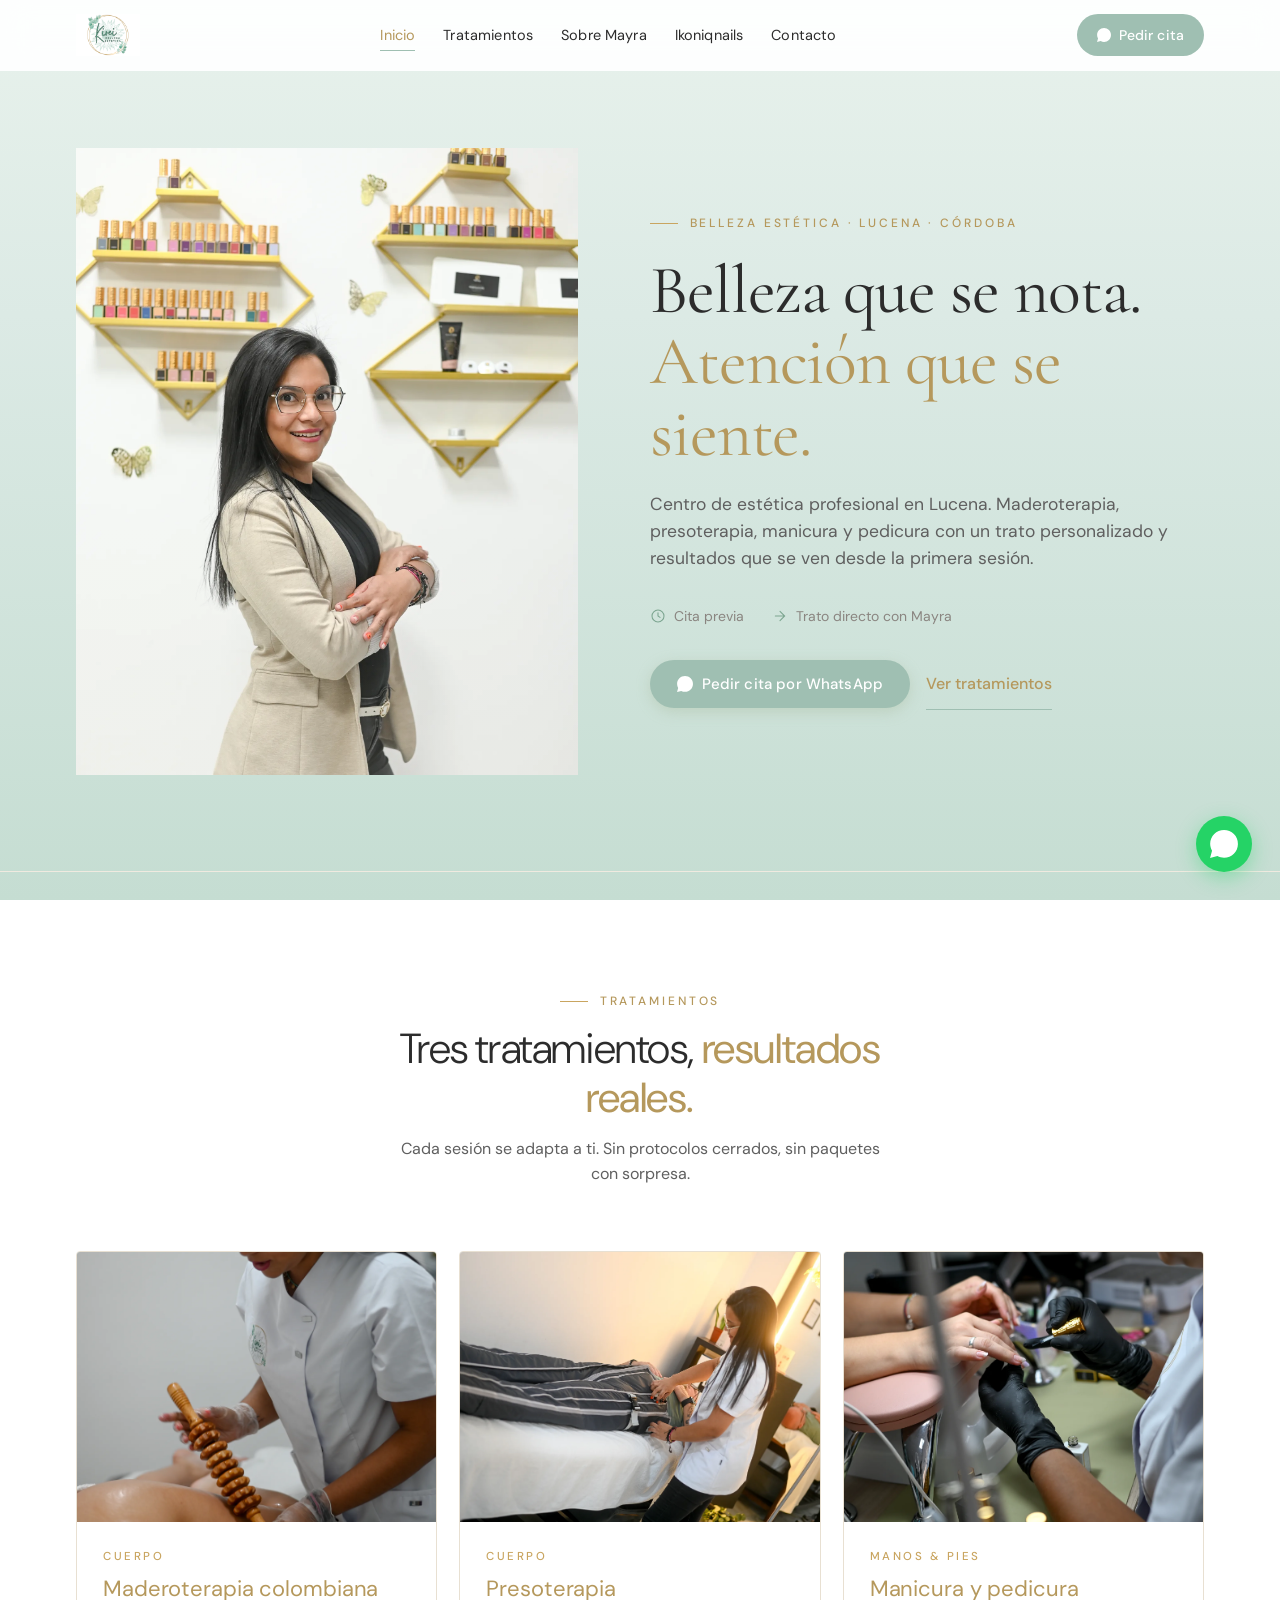
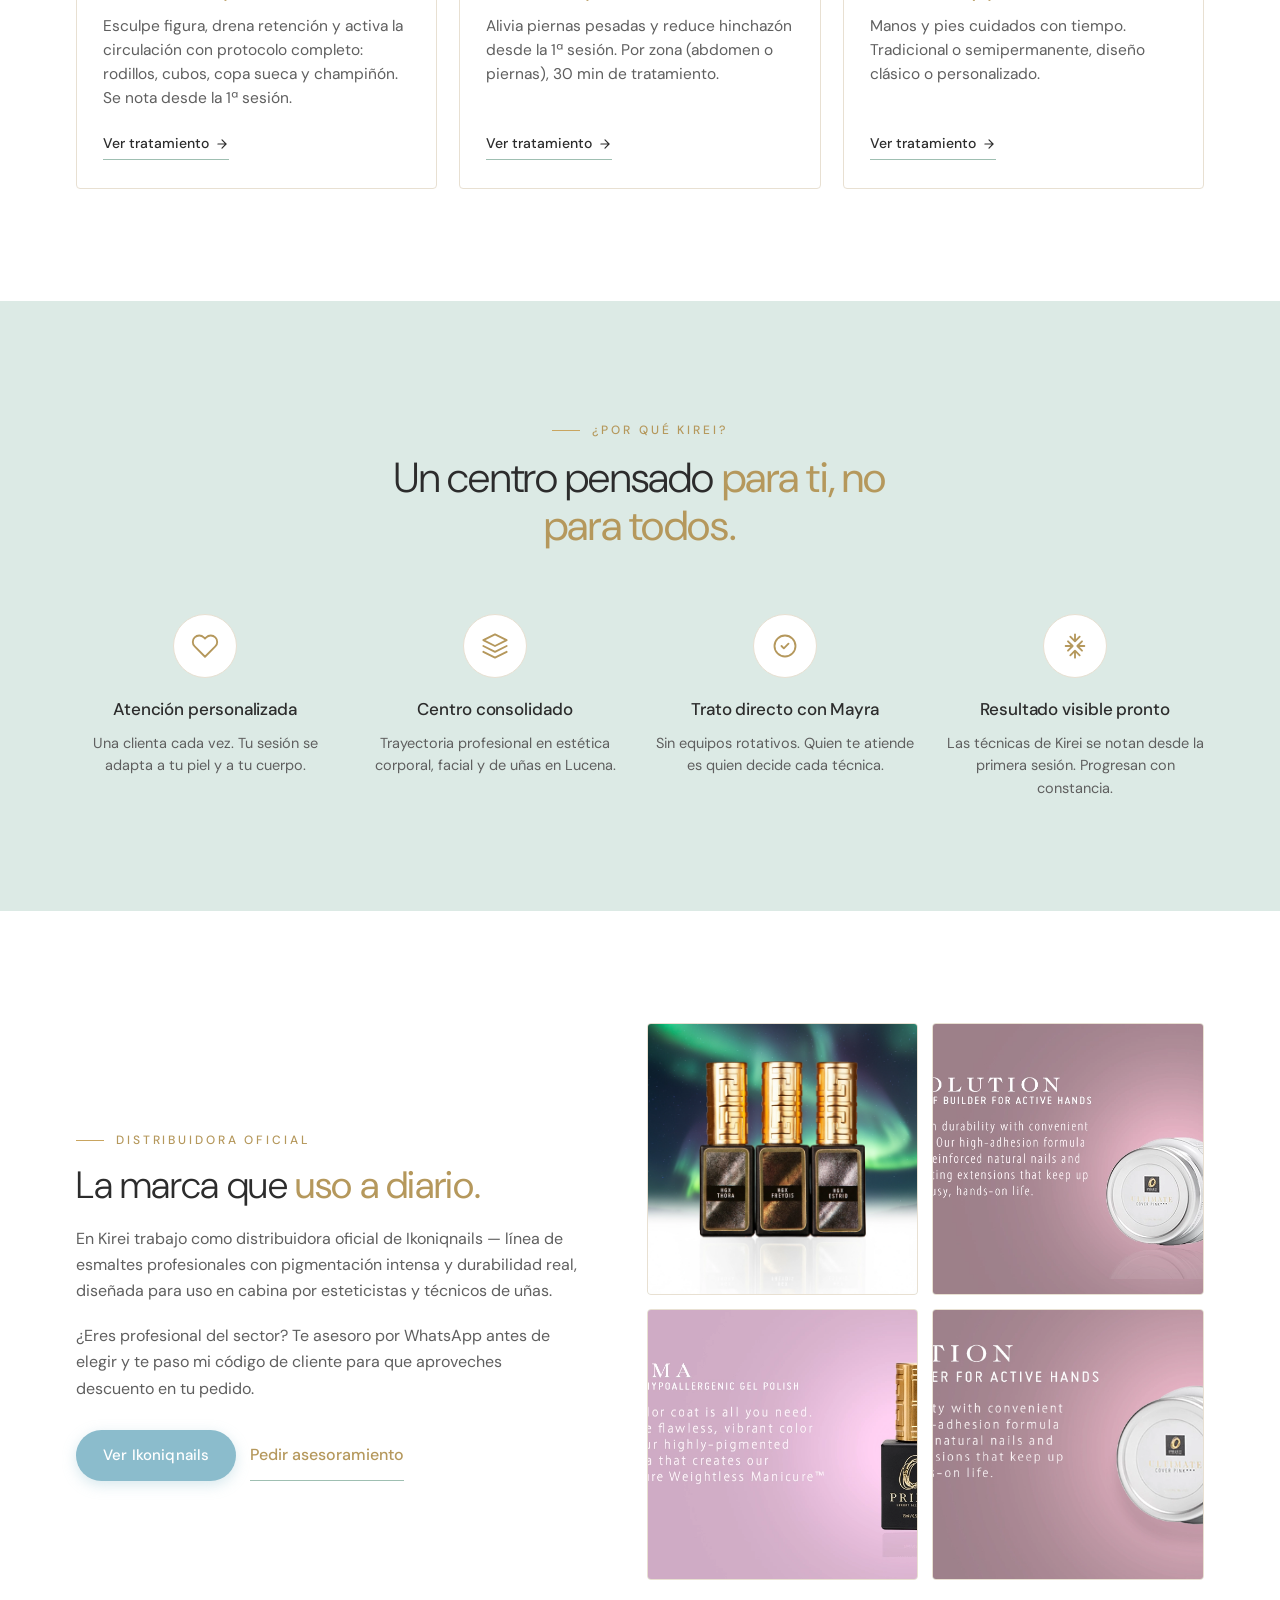
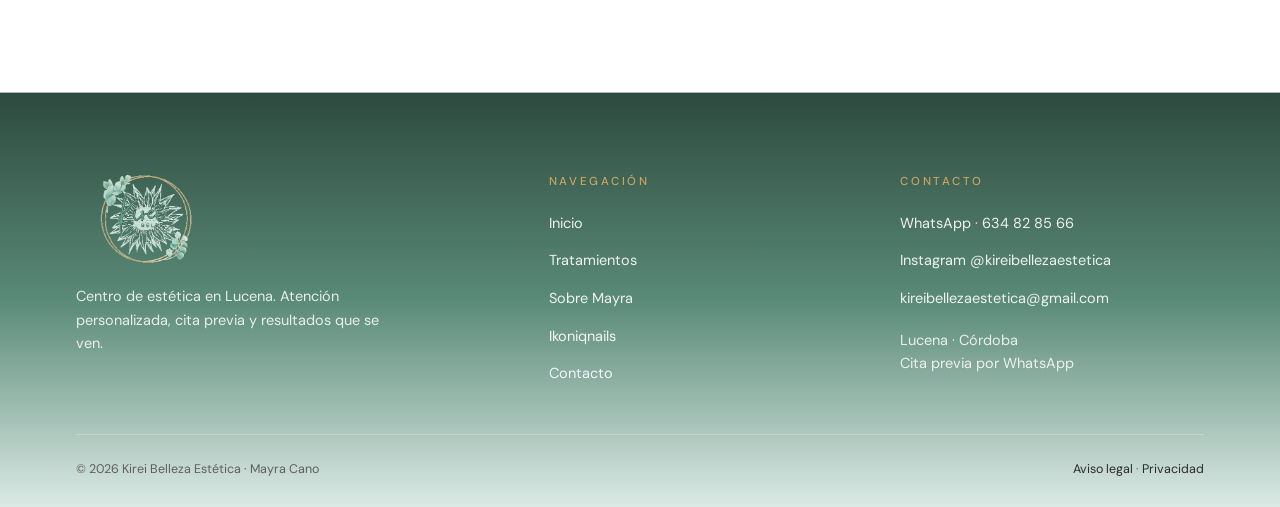
<file: index.html>
<!DOCTYPE html>
<html lang="es">
<head>
    <meta charset="UTF-8">
    <meta name="viewport" content="width=device-width, initial-scale=1.0">
    <meta name="theme-color" content="#FFFFFF">
    <title>Kirei Belleza Estética · Centro de estética en Lucena</title>
    <meta name="description" content="Centro de estética en Lucena, Córdoba. Maderoterapia, presoterapia, manicura y pedicura con atención personalizada. Cita previa por WhatsApp.">
    <meta name="robots" content="noindex, nofollow">
    <link rel="canonical" href="https://kireilucena.com/">

    <meta property="og:title" content="Kirei Belleza Estética · Lucena">
    <meta property="og:description" content="Belleza estética con atención personalizada. Maderoterapia, presoterapia, manicura y pedicura en Lucena.">
    <meta property="og:image" content="https://kireilucena.com/assets/img/mayra-chaqueta-01.jpg">
    <meta property="og:type" content="website">
    <meta property="og:url" content="https://kireilucena.com/">
    <meta property="og:locale" content="es_ES">

    <link rel="icon" type="image/png" href="assets/img/favicon.png">

    <link rel="preconnect" href="https://fonts.googleapis.com">
    <link rel="preconnect" href="https://fonts.gstatic.com" crossorigin>
    <link href="https://fonts.googleapis.com/css2?family=DM+Sans:opsz,wght@9..40,300;9..40,400;9..40,500;9..40,600&family=Cormorant+Garamond:wght@400;500;600&display=swap" rel="stylesheet">

    <link rel="stylesheet" href="assets/css/kirei.css">
    <link rel="preload" as="image" href="assets/img/mayra-chaqueta-01.webp" type="image/webp" fetchpriority="high">

    <script type="application/ld+json">
    {
        "@context": "https://schema.org",
        "@type": "BeautySalon",
        "@id": "https://kireilucena.com/#salon",
        "name": "Kirei Belleza Estética",
        "alternateName": "Kirei Lucena",
        "description": "Centro de estética en Lucena (Córdoba). Maderoterapia, presoterapia, manicura y pedicura con atención personalizada.",
        "url": "https://kireilucena.com/",
        "image": "https://kireilucena.com/assets/img/mayra-chaqueta-01.jpg",
        "telephone": "+34634828566",
        "priceRange": "€€",
        "address": {
            "@type": "PostalAddress",
            "addressLocality": "Lucena",
            "addressRegion": "Córdoba",
            "addressCountry": "ES"
        },
        "areaServed": {"@type": "City", "name": "Lucena"},
        "founder": {"@type": "Person", "name": "Mayra Cano"},
        "sameAs": ["https://instagram.com/kireibellezaestetica"],
        "potentialAction": {
            "@type": "ReserveAction",
            "name": "Pedir cita por WhatsApp",
            "target": {
                "@type": "EntryPoint",
                "urlTemplate": "https://wa.me/34634828566?text=Hola%20Mayra%2C%20quiero%20pedir%20cita"
            }
        }
    }
    </script>

  <!-- Twitter Card -->
  <meta name="twitter:card" content="summary_large_image">
  <meta name="twitter:title" content="Kirei Belleza Estética · Centro de estética en Lucena">
  <meta name="twitter:description" content="Centro de estética en Lucena, Córdoba. Maderoterapia, presoterapia, manicura y pedicura con atención personalizada. Cita previa por WhatsApp.">
  <meta name="twitter:image" content="https://kireilucena.com/assets/img/mayra-chaqueta-01.jpg">
</head>
<body>

<a class="skip-link" href="#main">Saltar al contenido</a>

<nav class="nav" aria-label="Principal">
    <div class="nav-inner">
        <a href="index.html" class="nav-brand" aria-label="Kirei · Inicio"><img src="assets/img/kirei-logo.png" alt="Kirei Belleza Estética"></a>
        <ul class="nav-links">
            <li><a href="index.html" class="is-active">Inicio</a></li>
            <li><a href="servicios.html">Tratamientos</a></li>
            <li><a href="sobre.html">Sobre Mayra</a></li>
            <li><a href="productos.html">Ikoniqnails</a></li>
            <li><a href="contacto.html">Contacto</a></li>
        </ul>
        <a href="https://wa.me/34634828566?text=Hola%20Mayra%2C%20quiero%20pedir%20cita" target="_blank" rel="noopener" class="nav-cta">
            <svg width="14" height="14" viewBox="0 0 24 24" fill="currentColor" aria-hidden="true"><path d="M.057 24l1.687-6.163c-1.041-1.804-1.588-3.849-1.587-5.946.003-6.556 5.338-11.891 11.893-11.891 3.181.001 6.167 1.24 8.413 3.488 2.245 2.248 3.481 5.236 3.48 8.414-.003 6.557-5.338 11.892-11.893 11.892-1.99-.001-3.951-.5-5.688-1.448l-6.305 1.654z"/></svg>
            Pedir cita
        </a>
        <button type="button" class="nav-burger" id="burger" aria-label="Abrir menú" aria-expanded="false" aria-controls="mobileMenu">
            <span></span><span></span><span></span>
        </button>
    </div>
</nav>

<div class="mobile-menu" id="mobileMenu" aria-hidden="true">
    <a href="index.html" class="is-active" data-close>Inicio</a>
    <a href="servicios.html" data-close>Tratamientos</a>
    <a href="sobre.html" data-close>Sobre Mayra</a>
    <a href="productos.html" data-close>Ikoniqnails</a>
    <a href="contacto.html" data-close>Contacto</a>
    <a href="https://wa.me/34634828566?text=Hola%20Mayra%2C%20quiero%20pedir%20cita" target="_blank" rel="noopener" class="cta-wa" data-close>Pedir cita por WhatsApp</a>
</div>

<main id="main">

<!-- HERO — Mayra brazos cruzados + texto centro consolidado -->
<section class="hero">
    <div class="hero-inner">
        <div class="hero-img fade-in">
            <picture>
                <source srcset="assets/img/mayra-chaqueta-01.webp" type="image/webp">
                <img src="assets/img/mayra-chaqueta-01.jpg" alt="Mayra Cano, esteticista de Kirei Belleza Estética en Lucena" loading="eager" fetchpriority="high">
            </picture>
        </div>
        <div class="hero-text">
            <span class="hero-eyebrow fade-in">Belleza Estética · Lucena · Córdoba</span>
            <h1 class="fade-in d1">Belleza que se nota.<br><strong>Atención que se siente.</strong></h1>
            <p class="lead fade-in d2">Centro de estética profesional en Lucena. Maderoterapia, presoterapia, manicura y pedicura con un trato personalizado y resultados que se ven desde la primera sesión.</p>
            <div class="hero-meta fade-in d2" role="list">
                <span role="listitem"><svg width="16" height="16" viewBox="0 0 24 24" fill="none" stroke="currentColor" stroke-width="1.6" stroke-linecap="round" aria-hidden="true"><circle cx="12" cy="12" r="9"/><path d="M12 7v5l3 2"/></svg> Cita previa</span>
                <span role="listitem"><svg width="16" height="16" viewBox="0 0 24 24" fill="none" stroke="currentColor" stroke-width="1.6" stroke-linecap="round" aria-hidden="true"><path d="M5 12h14M12 5l7 7-7 7"/></svg> Trato directo con Mayra</span>
            </div>
            <div class="cta-group fade-in d3">
                <a href="https://wa.me/34634828566?text=Hola%20Mayra%2C%20quiero%20pedir%20cita" target="_blank" rel="noopener" class="btn btn-primary">
                    <svg width="16" height="16" viewBox="0 0 24 24" fill="currentColor" aria-hidden="true"><path d="M.057 24l1.687-6.163c-1.041-1.804-1.588-3.849-1.587-5.946.003-6.556 5.338-11.891 11.893-11.891 3.181.001 6.167 1.24 8.413 3.488 2.245 2.248 3.481 5.236 3.48 8.414-.003 6.557-5.338 11.892-11.893 11.892-1.99-.001-3.951-.5-5.688-1.448l-6.305 1.654z"/></svg>
                    Pedir cita por WhatsApp
                </a>
                <a href="servicios.html" class="btn-text">Ver tratamientos</a>
            </div>
        </div>
    </div>
</section>

<!-- 3 SERVICIOS COMO PROMESAS DE RESULTADO -->
<section class="services" aria-labelledby="srv-title">
    <div class="section-header">
        <span class="section-eyebrow">Tratamientos</span>
        <h2 id="srv-title" class="section-title">Tres tratamientos, <strong>resultados reales.</strong></h2>
        <p class="section-sub">Cada sesión se adapta a ti. Sin protocolos cerrados, sin paquetes con sorpresa.</p>
    </div>
    <div class="services-grid">
        <article class="service-card">
            <div class="service-card-img">
                <picture><source srcset="assets/img/maderoterapia-rodillo-01.webp" type="image/webp"><img src="assets/img/maderoterapia-rodillo-01.jpg" alt="Maderoterapia con rodillo de madera · Kirei Lucena" loading="lazy"></picture>
            </div>
            <div class="service-card-body">
                <span class="service-card-eyebrow">Cuerpo</span>
                <h3>Maderoterapia colombiana</h3>
                <p class="promise">Esculpe figura, drena retención y activa la circulación con protocolo completo: rodillos, cubos, copa sueca y champiñón. Se nota desde la 1ª sesión.</p>
                <a href="servicios.html#maderoterapia" class="service-card-link">Ver tratamiento <svg viewBox="0 0 24 24" fill="none" stroke="currentColor" stroke-width="2" stroke-linecap="round"><path d="M5 12h14M12 5l7 7-7 7"/></svg></a>
            </div>
        </article>
        <article class="service-card">
            <div class="service-card-img">
                <picture><source srcset="assets/img/presoterapia-equipo-01.webp" type="image/webp"><img src="assets/img/presoterapia-equipo-01.jpg" alt="Sesión de presoterapia con botas neumáticas · Kirei Lucena" loading="lazy"></picture>
            </div>
            <div class="service-card-body">
                <span class="service-card-eyebrow">Cuerpo</span>
                <h3>Presoterapia</h3>
                <p class="promise">Alivia piernas pesadas y reduce hinchazón desde la 1ª sesión. Por zona (abdomen o piernas), 30 min de tratamiento.</p>
                <a href="servicios.html#presoterapia" class="service-card-link">Ver tratamiento <svg viewBox="0 0 24 24" fill="none" stroke="currentColor" stroke-width="2" stroke-linecap="round"><path d="M5 12h14M12 5l7 7-7 7"/></svg></a>
            </div>
        </article>
        <article class="service-card">
            <div class="service-card-img">
                <picture><source srcset="assets/img/manicura-esmalte-01.webp" type="image/webp"><img src="assets/img/manicura-esmalte-01.jpg" alt="Manicura aplicando esmalte · Kirei Lucena" loading="lazy"></picture>
            </div>
            <div class="service-card-body">
                <span class="service-card-eyebrow">Manos & pies</span>
                <h3>Manicura y pedicura</h3>
                <p class="promise">Manos y pies cuidados con tiempo. Tradicional o semipermanente, diseño clásico o personalizado.</p>
                <a href="servicios.html#manicura" class="service-card-link">Ver tratamiento <svg viewBox="0 0 24 24" fill="none" stroke="currentColor" stroke-width="2" stroke-linecap="round"><path d="M5 12h14M12 5l7 7-7 7"/></svg></a>
            </div>
        </article>
    </div>
</section>

<!-- ¿POR QUÉ KIREI? 4 diferenciales fondo tierra -->
<section class="why" aria-labelledby="why-title">
    <div class="section-header">
        <span class="section-eyebrow">¿Por qué Kirei?</span>
        <h2 id="why-title" class="section-title">Un centro pensado <strong>para ti, no para todos.</strong></h2>
    </div>
    <div class="why-grid">
        <div class="why-item">
            <div class="why-icon"><svg viewBox="0 0 24 24" fill="none" stroke="currentColor" stroke-width="1.6" stroke-linecap="round" stroke-linejoin="round" aria-hidden="true"><path d="M20.84 4.61a5.5 5.5 0 0 0-7.78 0L12 5.67l-1.06-1.06a5.5 5.5 0 0 0-7.78 7.78L12 21.23l8.84-8.84a5.5 5.5 0 0 0 0-7.78z"/></svg></div>
            <h4>Atención personalizada</h4>
            <p>Una clienta cada vez. Tu sesión se adapta a tu piel y a tu cuerpo.</p>
        </div>
        <div class="why-item">
            <div class="why-icon"><svg viewBox="0 0 24 24" fill="none" stroke="currentColor" stroke-width="1.6" stroke-linecap="round" stroke-linejoin="round" aria-hidden="true"><path d="M12 2L2 7l10 5 10-5-10-5z"/><path d="M2 17l10 5 10-5"/><path d="M2 12l10 5 10-5"/></svg></div>
            <h4>Centro consolidado</h4>
            <p>Trayectoria profesional en estética corporal, facial y de uñas en Lucena.</p>
        </div>
        <div class="why-item">
            <div class="why-icon"><svg viewBox="0 0 24 24" fill="none" stroke="currentColor" stroke-width="1.6" stroke-linecap="round" stroke-linejoin="round" aria-hidden="true"><circle cx="12" cy="12" r="9"/><path d="M9 12l2 2 4-4"/></svg></div>
            <h4>Trato directo con Mayra</h4>
            <p>Sin equipos rotativos. Quien te atiende es quien decide cada técnica.</p>
        </div>
        <div class="why-item">
            <div class="why-icon"><svg viewBox="0 0 24 24" fill="none" stroke="currentColor" stroke-width="1.6" stroke-linecap="round" stroke-linejoin="round" aria-hidden="true"><path d="M12 2v6m0 0l4-4m-4 4L8 4M20 12h-6m0 0l4 4m-4-4l4-4M12 22v-6m0 0l-4 4m4-4l4 4M4 12h6m0 0l-4-4m4 4l-4 4"/></svg></div>
            <h4>Resultado visible pronto</h4>
            <p>Las técnicas de Kirei se notan desde la primera sesión. Progresan con constancia.</p>
        </div>
    </div>
</section>

<!-- IKONIQNAILS PREVIEW -->
<section class="ikoniq-preview" aria-labelledby="ikoniq-title">
    <div class="container">
        <div class="ikoniq-preview-text">
            <span class="section-eyebrow">Distribuidora oficial</span>
            <h2 id="ikoniq-title">La marca que <strong>uso a diario.</strong></h2>
            <p>En Kirei trabajo como distribuidora oficial de Ikoniqnails — línea de esmaltes profesionales con pigmentación intensa y durabilidad real, diseñada para uso en cabina por esteticistas y técnicos de uñas.</p>
            <p>¿Eres profesional del sector? Te asesoro por WhatsApp antes de elegir y te paso mi código de cliente para que aproveches descuento en tu pedido.</p>
            <div class="cta-row">
                <a href="productos.html" class="btn btn-water">Ver Ikoniqnails</a>
                <a href="https://wa.me/34634828566?text=Hola%20Mayra%2C%20me%20gustar%C3%ADa%20asesoramiento%20Ikoniqnails" target="_blank" rel="noopener" class="btn-text">Pedir asesoramiento</a>
            </div>
        </div>
        <div class="ikoniq-grid">
            <a href="productos.html" class="ikoniq-grid-item"><picture><source srcset="assets/img/ikoniq-northern-lights.webp" type="image/webp"><img src="assets/img/ikoniq-northern-lights.webp" alt="Ikoniqnails Northern Lights" loading="lazy"></picture></a>
            <a href="productos.html" class="ikoniq-grid-item"><picture><source srcset="assets/img/ikoniq-evolution.webp" type="image/webp"><img src="assets/img/ikoniq-evolution.webp" alt="Ikoniqnails Evolution" loading="lazy"></picture></a>
            <a href="productos.html" class="ikoniq-grid-item"><picture><source srcset="assets/img/ikoniq-prima.webp" type="image/webp"><img src="assets/img/ikoniq-prima.webp" alt="Ikoniqnails Prima" loading="lazy"></picture></a>
            <a href="productos.html" class="ikoniq-grid-item"><picture><source srcset="assets/img/ikoniq-polytek.webp" type="image/webp"><img src="assets/img/ikoniq-polytek.webp" alt="Ikoniqnails Polytek" loading="lazy"></picture></a>
        </div>
    </div>
</section>

</main>

<footer class="footer">
    <div class="footer-inner">
        <div class="footer-cols">
            <div class="footer-brand">
                <img src="assets/img/kirei-logo-transparent.png" alt="Kirei Belleza Estética">
                <p>Centro de estética en Lucena. Atención personalizada, cita previa y resultados que se ven.</p>
            </div>
            <div class="footer-col">
                <h4>Navegación</h4>
                <ul>
                    <li><a href="index.html">Inicio</a></li>
                    <li><a href="servicios.html">Tratamientos</a></li>
                    <li><a href="sobre.html">Sobre Mayra</a></li>
                    <li><a href="productos.html">Ikoniqnails</a></li>
                    <li><a href="contacto.html">Contacto</a></li>
                </ul>
            </div>
            <div class="footer-col">
                <h4>Contacto</h4>
                <ul>
                    <li><a href="https://wa.me/34634828566?text=Hola%20Mayra%2C%20quiero%20pedir%20cita" target="_blank" rel="noopener">WhatsApp · 634 82 85 66</a></li>
                    <li><a href="https://instagram.com/kireibellezaestetica" target="_blank" rel="noopener">Instagram @kireibellezaestetica</a></li>
                    <li><a href="mailto:kireibellezaestetica@gmail.com">kireibellezaestetica@gmail.com</a></li>
                </ul>
                <p style="margin-top:18px;">Lucena · Córdoba<br>Cita previa por WhatsApp</p>
            </div>
        </div>
        <div class="footer-bottom">
            <span>© 2026 Kirei Belleza Estética · Mayra Cano</span>
            <span><a href="contacto.html">Aviso legal</a> · <a href="contacto.html">Privacidad</a></span>
        </div>
    </div>
</footer>

<a class="wa-bar" href="https://wa.me/34634828566?text=Hola%20Mayra%2C%20quiero%20pedir%20cita" target="_blank" rel="noopener" aria-label="Pedir cita por WhatsApp">
    <svg width="18" height="18" viewBox="0 0 24 24" fill="currentColor" aria-hidden="true"><path d="M.057 24l1.687-6.163c-1.041-1.804-1.588-3.849-1.587-5.946.003-6.556 5.338-11.891 11.893-11.891 3.181.001 6.167 1.24 8.413 3.488 2.245 2.248 3.481 5.236 3.48 8.414-.003 6.557-5.338 11.892-11.893 11.892-1.99-.001-3.951-.5-5.688-1.448l-6.305 1.654z"/></svg>
    Pedir cita por WhatsApp
</a>
<a class="wa-float" href="https://wa.me/34634828566?text=Hola%20Mayra%2C%20quiero%20pedir%20cita" target="_blank" rel="noopener" aria-label="WhatsApp directo">
    <svg viewBox="0 0 24 24" fill="currentColor" aria-hidden="true"><path d="M.057 24l1.687-6.163c-1.041-1.804-1.588-3.849-1.587-5.946.003-6.556 5.338-11.891 11.893-11.891 3.181.001 6.167 1.24 8.413 3.488 2.245 2.248 3.481 5.236 3.48 8.414-.003 6.557-5.338 11.892-11.893 11.892-1.99-.001-3.951-.5-5.688-1.448l-6.305 1.654z"/></svg>
</a>

<script>
(function(){
    var nav = document.querySelector('.nav');
    function onScroll(){ if (window.scrollY > 6) nav.classList.add('is-scrolled'); else nav.classList.remove('is-scrolled'); }
    window.addEventListener('scroll', onScroll, {passive:true}); onScroll();
    var burger = document.getElementById('burger'), menu = document.getElementById('mobileMenu');
    function setOpen(open){
        burger.classList.toggle('is-open', open);
        burger.setAttribute('aria-expanded', open?'true':'false');
        menu.classList.toggle('is-open', open);
        menu.setAttribute('aria-hidden', open?'false':'true');
        document.body.style.overflow = open?'hidden':'';
    }
    burger.addEventListener('click', function(){ setOpen(!menu.classList.contains('is-open')); });
    menu.querySelectorAll('[data-close]').forEach(function(a){ a.addEventListener('click', function(){ setOpen(false); }); });
})();
</script>

</body>
</html>
</file>
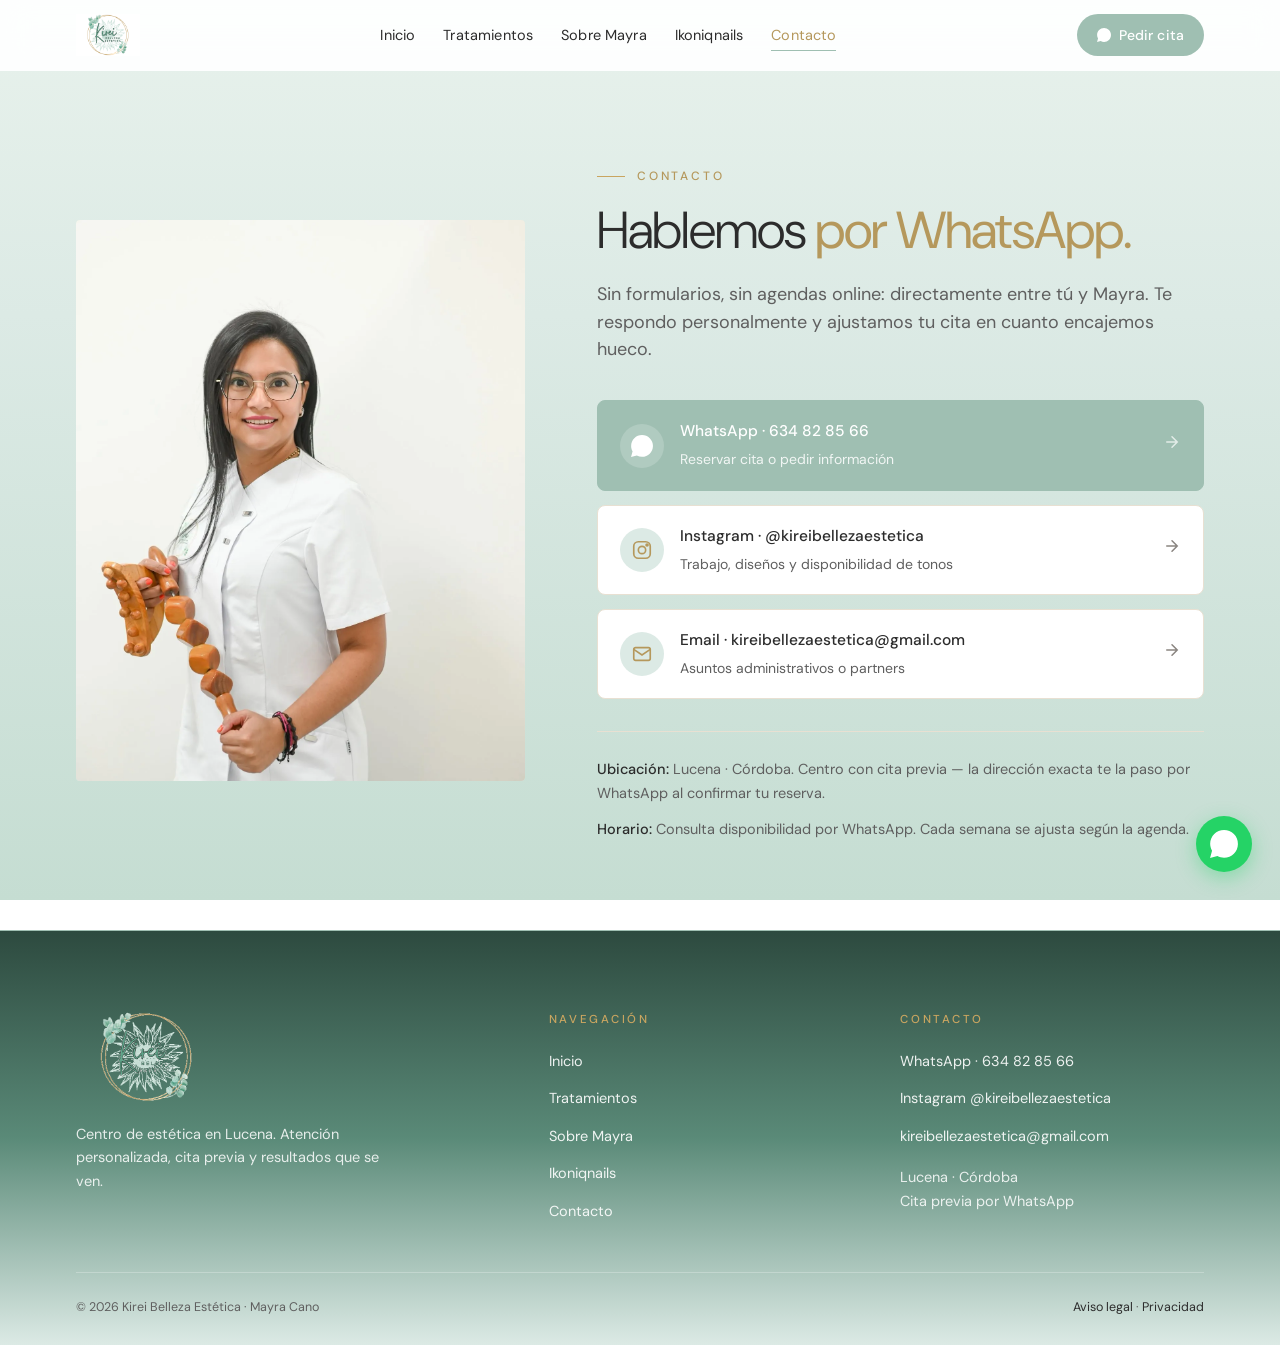
<file: contacto.html>
<!DOCTYPE html>
<html lang="es">
<head>
    <meta charset="UTF-8">
    <meta name="viewport" content="width=device-width, initial-scale=1.0">
    <meta name="theme-color" content="#FFFFFF">
    <title>Contacto · Kirei Belleza Estética · Lucena</title>
    <meta name="description" content="Pide tu cita en Kirei Belleza Estética. Centro de estética en Lucena · Córdoba. WhatsApp, Instagram y email directos.">
    <meta name="robots" content="noindex, nofollow">
    <link rel="canonical" href="https://kireilucena.com/contacto.html">
    <link rel="icon" type="image/png" href="assets/img/favicon.png">
    <link rel="preconnect" href="https://fonts.googleapis.com">
    <link rel="preconnect" href="https://fonts.gstatic.com" crossorigin>
    <link href="https://fonts.googleapis.com/css2?family=DM+Sans:opsz,wght@9..40,300;9..40,400;9..40,500;9..40,600&family=Cormorant+Garamond:wght@400;500;600&display=swap" rel="stylesheet">
    <link rel="stylesheet" href="assets/css/kirei.css">

  <!-- Open Graph -->
  <meta property="og:type" content="website">
  <meta property="og:url" content="https://kireilucena.com/contacto.html">
  <meta property="og:title" content="Contacto · Kirei Belleza Estética Lucena">
  <meta property="og:description" content="Pide tu cita en Kirei Belleza Estética Lucena. WhatsApp directo. Lunes a sábado.">
  <meta property="og:image" content="https://kireilucena.com/assets/img/mayra-chaqueta-01.jpg">
  <meta property="og:locale" content="es_ES">
  <meta property="og:site_name" content="Kirei Belleza Estética">
  <!-- Twitter Card -->
  <meta name="twitter:card" content="summary_large_image">
  <meta name="twitter:title" content="Contacto · Kirei Belleza Estética Lucena">
  <meta name="twitter:description" content="Pide tu cita en Kirei Belleza Estética Lucena. WhatsApp directo. Lunes a sábado.">
  <meta name="twitter:image" content="https://kireilucena.com/assets/img/mayra-chaqueta-01.jpg">
</head>
<body>

<a class="skip-link" href="#main">Saltar al contenido</a>

<nav class="nav" aria-label="Principal">
    <div class="nav-inner">
        <a href="index.html" class="nav-brand" aria-label="Kirei · Inicio"><img src="assets/img/kirei-logo.png" alt="Kirei Belleza Estética"></a>
        <ul class="nav-links">
            <li><a href="index.html">Inicio</a></li>
            <li><a href="servicios.html">Tratamientos</a></li>
            <li><a href="sobre.html">Sobre Mayra</a></li>
            <li><a href="productos.html">Ikoniqnails</a></li>
            <li><a href="contacto.html" class="is-active">Contacto</a></li>
        </ul>
        <a href="https://wa.me/34634828566?text=Hola%20Mayra%2C%20quiero%20pedir%20cita" target="_blank" rel="noopener" class="nav-cta">
            <svg width="14" height="14" viewBox="0 0 24 24" fill="currentColor" aria-hidden="true"><path d="M.057 24l1.687-6.163c-1.041-1.804-1.588-3.849-1.587-5.946.003-6.556 5.338-11.891 11.893-11.891 3.181.001 6.167 1.24 8.413 3.488 2.245 2.248 3.481 5.236 3.48 8.414-.003 6.557-5.338 11.892-11.893 11.892-1.99-.001-3.951-.5-5.688-1.448l-6.305 1.654z"/></svg>
            Pedir cita
        </a>
        <button type="button" class="nav-burger" id="burger" aria-label="Abrir menú" aria-expanded="false" aria-controls="mobileMenu">
            <span></span><span></span><span></span>
        </button>
    </div>
</nav>

<div class="mobile-menu" id="mobileMenu" aria-hidden="true">
    <a href="index.html" data-close>Inicio</a>
    <a href="servicios.html" data-close>Tratamientos</a>
    <a href="sobre.html" data-close>Sobre Mayra</a>
    <a href="productos.html" data-close>Ikoniqnails</a>
    <a href="contacto.html" class="is-active" data-close>Contacto</a>
    <a href="https://wa.me/34634828566?text=Hola%20Mayra%2C%20quiero%20pedir%20cita" target="_blank" rel="noopener" class="cta-wa" data-close>Pedir cita por WhatsApp</a>
</div>

<main id="main">

<section class="contact-main">
    <div class="contact-inner">
        <div class="contact-photo">
            <picture><source srcset="assets/img/mayra-portrait-01.webp" type="image/webp"><img src="assets/img/mayra-portrait-01.jpg" alt="Mayra Cano con herramientas de maderoterapia" loading="lazy"></picture>
        </div>
        <div class="contact-text">
            <span class="eyebrow">Contacto</span>
            <h1>Hablemos <strong>por WhatsApp.</strong></h1>
            <p class="lead">Sin formularios, sin agendas online: directamente entre tú y Mayra. Te respondo personalmente y ajustamos tu cita en cuanto encajemos hueco.</p>

            <div class="contact-channels">
                <a href="https://wa.me/34634828566?text=Hola%20Mayra%2C%20quiero%20pedir%20cita" target="_blank" rel="noopener" class="contact-channel primary">
                    <div class="contact-channel-icon"><svg viewBox="0 0 24 24" fill="currentColor" aria-hidden="true"><path d="M.057 24l1.687-6.163c-1.041-1.804-1.588-3.849-1.587-5.946.003-6.556 5.338-11.891 11.893-11.891 3.181.001 6.167 1.24 8.413 3.488 2.245 2.248 3.481 5.236 3.48 8.414-.003 6.557-5.338 11.892-11.893 11.892-1.99-.001-3.951-.5-5.688-1.448l-6.305 1.654z"/></svg></div>
                    <div class="contact-channel-body">
                        <strong>WhatsApp · 634 82 85 66</strong>
                        <span>Reservar cita o pedir información</span>
                    </div>
                    <span class="contact-channel-arrow"><svg width="18" height="18" viewBox="0 0 24 24" fill="none" stroke="currentColor" stroke-width="2" stroke-linecap="round" aria-hidden="true"><path d="M5 12h14M12 5l7 7-7 7"/></svg></span>
                </a>
                <a href="https://instagram.com/kireibellezaestetica" target="_blank" rel="noopener" class="contact-channel">
                    <div class="contact-channel-icon"><svg viewBox="0 0 24 24" fill="none" stroke="currentColor" stroke-width="1.8" aria-hidden="true"><rect x="3" y="3" width="18" height="18" rx="5"/><circle cx="12" cy="12" r="4"/><circle cx="17.5" cy="6.5" r="1.1" fill="currentColor"/></svg></div>
                    <div class="contact-channel-body">
                        <strong>Instagram · @kireibellezaestetica</strong>
                        <span>Trabajo, diseños y disponibilidad de tonos</span>
                    </div>
                    <span class="contact-channel-arrow"><svg width="18" height="18" viewBox="0 0 24 24" fill="none" stroke="currentColor" stroke-width="2" stroke-linecap="round" aria-hidden="true"><path d="M5 12h14M12 5l7 7-7 7"/></svg></span>
                </a>
                <a href="mailto:kireibellezaestetica@gmail.com" class="contact-channel">
                    <div class="contact-channel-icon"><svg viewBox="0 0 24 24" fill="none" stroke="currentColor" stroke-width="1.8" stroke-linecap="round" aria-hidden="true"><rect x="3" y="5" width="18" height="14" rx="2"/><path d="m3 7 9 6 9-6"/></svg></div>
                    <div class="contact-channel-body">
                        <strong>Email · kireibellezaestetica@gmail.com</strong>
                        <span>Asuntos administrativos o partners</span>
                    </div>
                    <span class="contact-channel-arrow"><svg width="18" height="18" viewBox="0 0 24 24" fill="none" stroke="currentColor" stroke-width="2" stroke-linecap="round" aria-hidden="true"><path d="M5 12h14M12 5l7 7-7 7"/></svg></span>
                </a>
            </div>

            <div class="contact-meta">
                <p><strong>Ubicación:</strong> Lucena · Córdoba. Centro con cita previa — la dirección exacta te la paso por WhatsApp al confirmar tu reserva.</p>
                <p style="margin-top:12px;"><strong>Horario:</strong> Consulta disponibilidad por WhatsApp. Cada semana se ajusta según la agenda.</p>
            </div>
        </div>
    </div>
</section>

</main>

<footer class="footer">
    <div class="footer-inner">
        <div class="footer-cols">
            <div class="footer-brand">
                <img src="assets/img/kirei-logo-transparent.png" alt="Kirei Belleza Estética">
                <p>Centro de estética en Lucena. Atención personalizada, cita previa y resultados que se ven.</p>
            </div>
            <div class="footer-col">
                <h4>Navegación</h4>
                <ul>
                    <li><a href="index.html">Inicio</a></li>
                    <li><a href="servicios.html">Tratamientos</a></li>
                    <li><a href="sobre.html">Sobre Mayra</a></li>
                    <li><a href="productos.html">Ikoniqnails</a></li>
                    <li><a href="contacto.html">Contacto</a></li>
                </ul>
            </div>
            <div class="footer-col">
                <h4>Contacto</h4>
                <ul>
                    <li><a href="https://wa.me/34634828566?text=Hola%20Mayra%2C%20quiero%20pedir%20cita" target="_blank" rel="noopener">WhatsApp · 634 82 85 66</a></li>
                    <li><a href="https://instagram.com/kireibellezaestetica" target="_blank" rel="noopener">Instagram @kireibellezaestetica</a></li>
                    <li><a href="mailto:kireibellezaestetica@gmail.com">kireibellezaestetica@gmail.com</a></li>
                </ul>
                <p style="margin-top:18px;">Lucena · Córdoba<br>Cita previa por WhatsApp</p>
            </div>
        </div>
        <div class="footer-bottom">
            <span>© 2026 Kirei Belleza Estética · Mayra Cano</span>
            <span><a href="contacto.html">Aviso legal</a> · <a href="contacto.html">Privacidad</a></span>
        </div>
    </div>
</footer>

<a class="wa-float" href="https://wa.me/34634828566?text=Hola%20Mayra%2C%20quiero%20pedir%20cita" target="_blank" rel="noopener" aria-label="WhatsApp directo">
    <svg viewBox="0 0 24 24" fill="currentColor" aria-hidden="true"><path d="M.057 24l1.687-6.163c-1.041-1.804-1.588-3.849-1.587-5.946.003-6.556 5.338-11.891 11.893-11.891 3.181.001 6.167 1.24 8.413 3.488 2.245 2.248 3.481 5.236 3.48 8.414-.003 6.557-5.338 11.892-11.893 11.892-1.99-.001-3.951-.5-5.688-1.448l-6.305 1.654z"/></svg>
</a>

<script>
(function(){
    var nav = document.querySelector('.nav');
    function onScroll(){ if (window.scrollY > 6) nav.classList.add('is-scrolled'); else nav.classList.remove('is-scrolled'); }
    window.addEventListener('scroll', onScroll, {passive:true}); onScroll();
    var burger = document.getElementById('burger'), menu = document.getElementById('mobileMenu');
    function setOpen(open){
        burger.classList.toggle('is-open', open);
        burger.setAttribute('aria-expanded', open?'true':'false');
        menu.classList.toggle('is-open', open);
        menu.setAttribute('aria-hidden', open?'false':'true');
        document.body.style.overflow = open?'hidden':'';
    }
    burger.addEventListener('click', function(){ setOpen(!menu.classList.contains('is-open')); });
    menu.querySelectorAll('[data-close]').forEach(function(a){ a.addEventListener('click', function(){ setOpen(false); }); });
})();
</script>

</body>
</html>
</file>
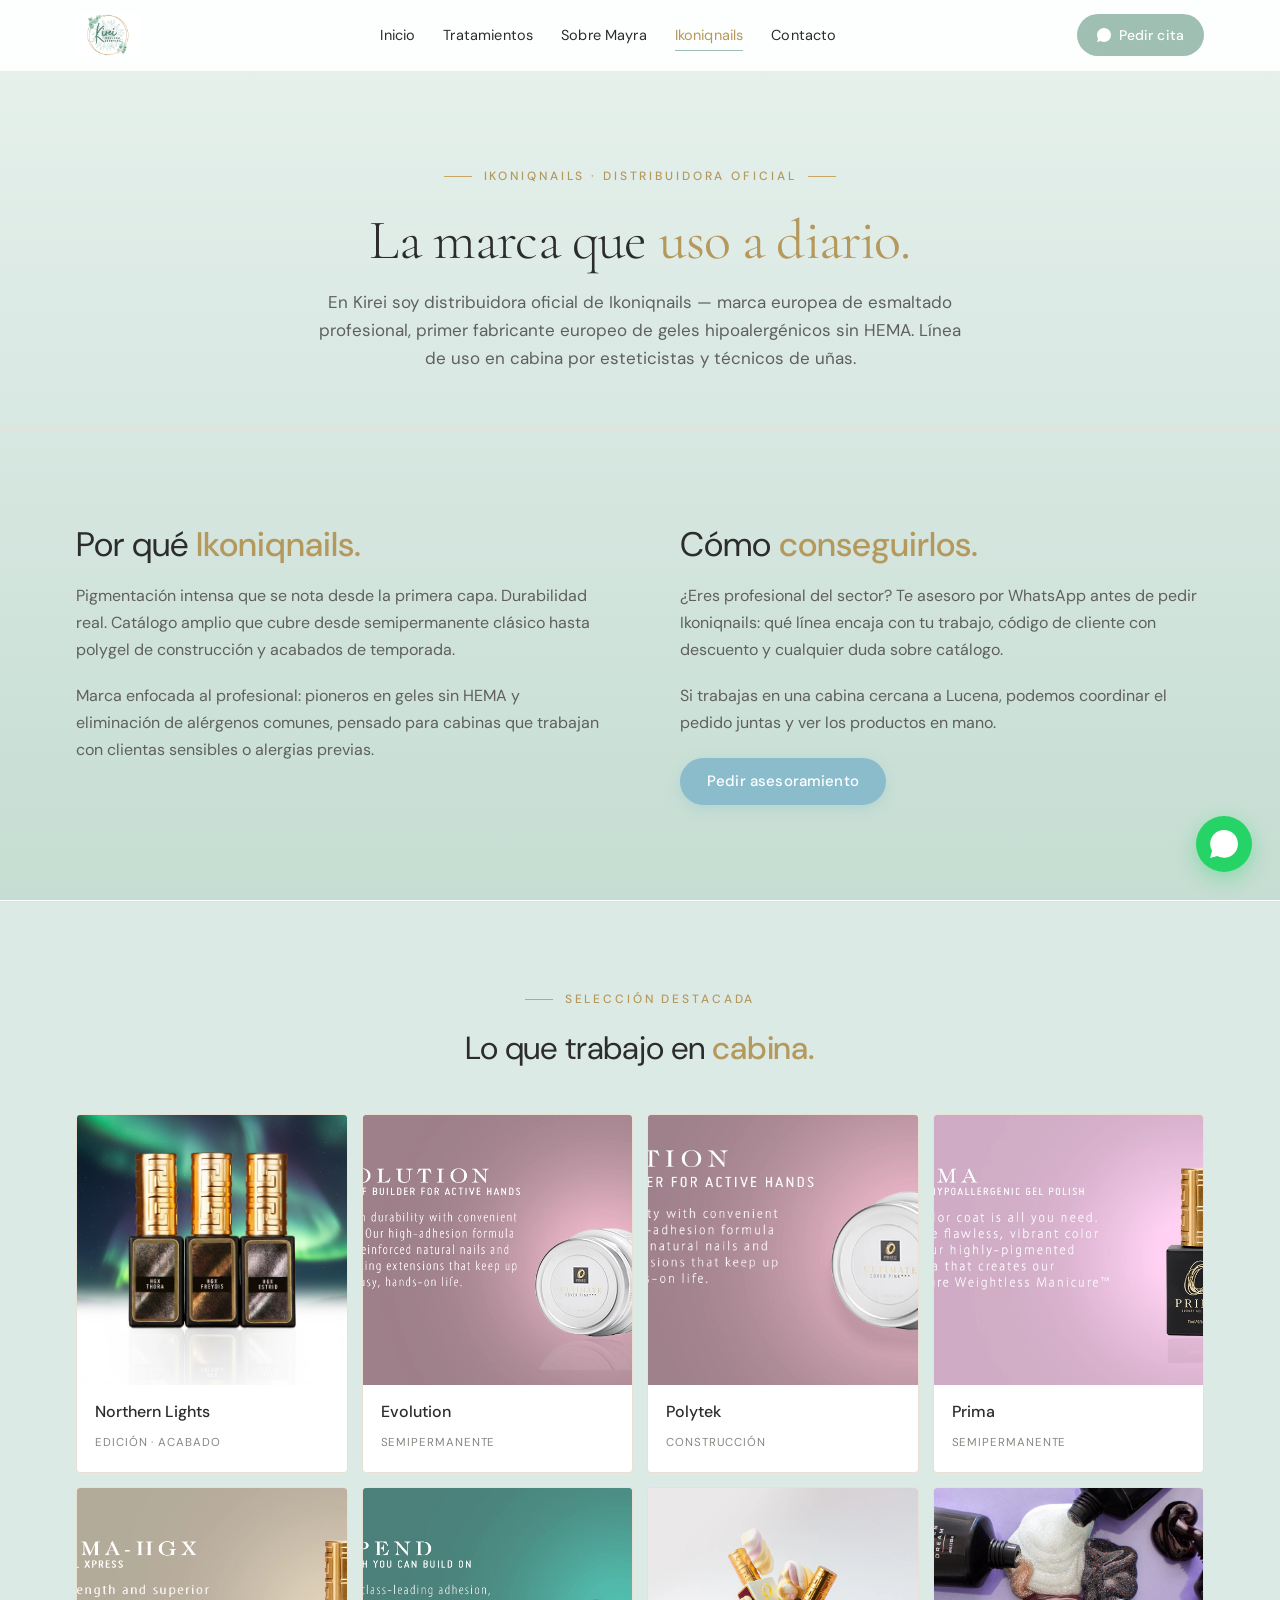
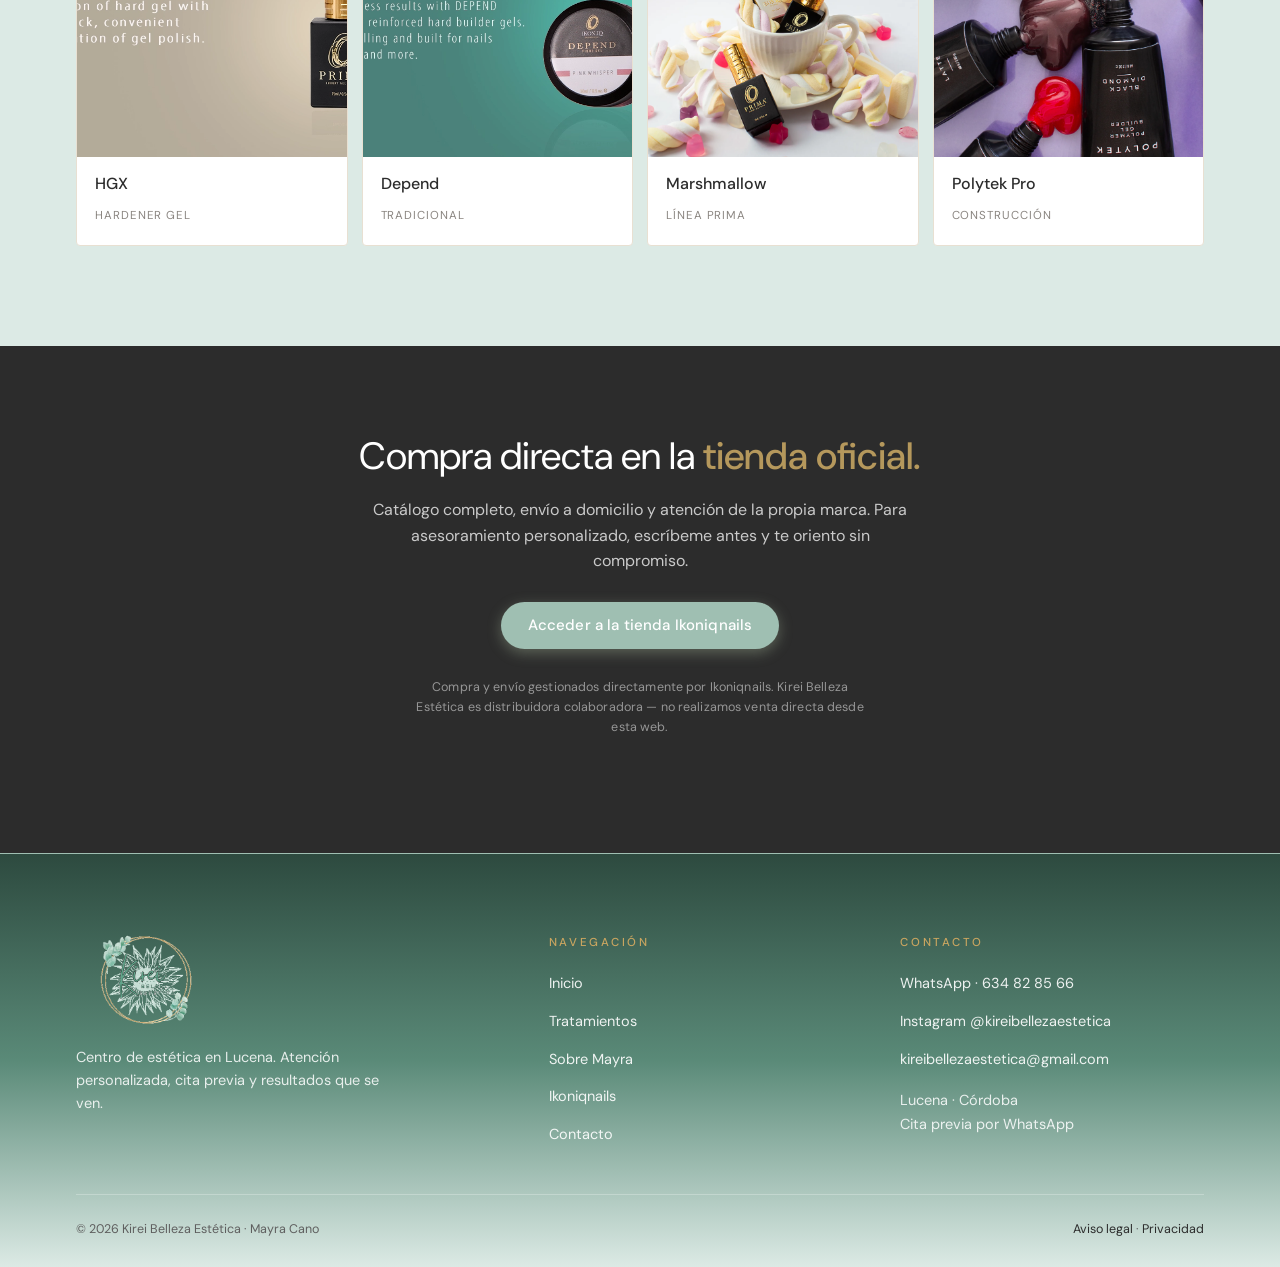
<file: productos.html>
<!DOCTYPE html>
<html lang="es">
<head>
    <meta charset="UTF-8">
    <meta name="viewport" content="width=device-width, initial-scale=1.0">
    <meta name="theme-color" content="#FFFFFF">
    <title>Ikoniqnails · Kirei Belleza Estética · Lucena</title>
    <meta name="description" content="Distribuidora oficial Ikoniqnails. Esmaltes semipermanentes, construcción polygel y productos profesionales. Compra directa o asesoramiento por WhatsApp.">
    <meta name="robots" content="noindex, nofollow">
    <link rel="canonical" href="https://kireilucena.com/productos.html">
    <link rel="icon" type="image/png" href="assets/img/favicon.png">
    <link rel="preconnect" href="https://fonts.googleapis.com">
    <link rel="preconnect" href="https://fonts.gstatic.com" crossorigin>
    <link href="https://fonts.googleapis.com/css2?family=DM+Sans:opsz,wght@9..40,300;9..40,400;9..40,500;9..40,600&family=Cormorant+Garamond:wght@400;500;600&display=swap" rel="stylesheet">
    <link rel="stylesheet" href="assets/css/kirei.css">

  <!-- Open Graph -->
  <meta property="og:type" content="website">
  <meta property="og:url" content="https://kireilucena.com/productos.html">
  <meta property="og:title" content="Productos asesorados por Mayra · Kirei Lucena">
  <meta property="og:description" content="Productos de cosmética seleccionados por Mayra Cano. Asesoramiento personalizado.">
  <meta property="og:image" content="https://kireilucena.com/assets/img/mayra-chaqueta-01.jpg">
  <meta property="og:locale" content="es_ES">
  <meta property="og:site_name" content="Kirei Belleza Estética">
  <!-- Twitter Card -->
  <meta name="twitter:card" content="summary_large_image">
  <meta name="twitter:title" content="Productos asesorados por Mayra · Kirei Lucena">
  <meta name="twitter:description" content="Productos de cosmética seleccionados por Mayra Cano. Asesoramiento personalizado.">
  <meta name="twitter:image" content="https://kireilucena.com/assets/img/mayra-chaqueta-01.jpg">
</head>
<body>

<a class="skip-link" href="#main">Saltar al contenido</a>

<nav class="nav" aria-label="Principal">
    <div class="nav-inner">
        <a href="index.html" class="nav-brand" aria-label="Kirei · Inicio"><img src="assets/img/kirei-logo.png" alt="Kirei Belleza Estética"></a>
        <ul class="nav-links">
            <li><a href="index.html">Inicio</a></li>
            <li><a href="servicios.html">Tratamientos</a></li>
            <li><a href="sobre.html">Sobre Mayra</a></li>
            <li><a href="productos.html" class="is-active">Ikoniqnails</a></li>
            <li><a href="contacto.html">Contacto</a></li>
        </ul>
        <a href="https://wa.me/34634828566?text=Hola%20Mayra%2C%20quiero%20pedir%20cita" target="_blank" rel="noopener" class="nav-cta">
            <svg width="14" height="14" viewBox="0 0 24 24" fill="currentColor" aria-hidden="true"><path d="M.057 24l1.687-6.163c-1.041-1.804-1.588-3.849-1.587-5.946.003-6.556 5.338-11.891 11.893-11.891 3.181.001 6.167 1.24 8.413 3.488 2.245 2.248 3.481 5.236 3.48 8.414-.003 6.557-5.338 11.892-11.893 11.892-1.99-.001-3.951-.5-5.688-1.448l-6.305 1.654z"/></svg>
            Pedir cita
        </a>
        <button type="button" class="nav-burger" id="burger" aria-label="Abrir menú" aria-expanded="false" aria-controls="mobileMenu">
            <span></span><span></span><span></span>
        </button>
    </div>
</nav>

<div class="mobile-menu" id="mobileMenu" aria-hidden="true">
    <a href="index.html" data-close>Inicio</a>
    <a href="servicios.html" data-close>Tratamientos</a>
    <a href="sobre.html" data-close>Sobre Mayra</a>
    <a href="productos.html" class="is-active" data-close>Ikoniqnails</a>
    <a href="contacto.html" data-close>Contacto</a>
    <a href="https://wa.me/34634828566?text=Hola%20Mayra%2C%20quiero%20pedir%20cita" target="_blank" rel="noopener" class="cta-wa" data-close>Pedir cita por WhatsApp</a>
</div>

<main id="main">

<section class="page-hero">
    <div class="container">
        <span class="eyebrow">Ikoniqnails · Distribuidora oficial</span>
        <h1>La marca que <strong>uso a diario.</strong></h1>
        <p>En Kirei soy distribuidora oficial de Ikoniqnails — marca europea de esmaltado profesional, primer fabricante europeo de geles hipoalergénicos sin HEMA. Línea de uso en cabina por esteticistas y técnicos de uñas.</p>
    </div>
</section>

<section class="products-intro">
    <div class="container">
        <div>
            <h2>Por qué <strong>Ikoniqnails.</strong></h2>
            <p>Pigmentación intensa que se nota desde la primera capa. Durabilidad real. Catálogo amplio que cubre desde semipermanente clásico hasta polygel de construcción y acabados de temporada.</p>
            <p>Marca enfocada al profesional: pioneros en geles sin HEMA y eliminación de alérgenos comunes, pensado para cabinas que trabajan con clientas sensibles o alergias previas.</p>
        </div>
        <div>
            <h2>Cómo <strong>conseguirlos.</strong></h2>
            <p>¿Eres profesional del sector? Te asesoro por WhatsApp antes de pedir Ikoniqnails: qué línea encaja con tu trabajo, código de cliente con descuento y cualquier duda sobre catálogo.</p>
            <p>Si trabajas en una cabina cercana a Lucena, podemos coordinar el pedido juntas y ver los productos en mano.</p>
            <div class="cta-row">
                <a href="https://wa.me/34634828566?text=Hola%20Mayra%2C%20me%20gustar%C3%ADa%20asesoramiento%20Ikoniqnails" target="_blank" rel="noopener" class="btn btn-water">Pedir asesoramiento</a>
            </div>
        </div>
    </div>
</section>

<section class="products-gallery">
    <div class="gallery-header">
        <span class="section-eyebrow">Selección destacada</span>
        <h2>Lo que trabajo en <strong>cabina.</strong></h2>
    </div>
    <div class="gallery-grid">
        <article class="gallery-item">
            <div class="gallery-item-img"><picture><source srcset="assets/img/ikoniq-northern-lights.webp" type="image/webp"><img src="assets/img/ikoniq-northern-lights.webp" alt="Ikoniqnails Northern Lights" loading="lazy"></picture></div>
            <div class="gallery-item-body"><h4>Northern Lights</h4><span>Edición · Acabado</span></div>
        </article>
        <article class="gallery-item">
            <div class="gallery-item-img"><picture><source srcset="assets/img/ikoniq-evolution.webp" type="image/webp"><img src="assets/img/ikoniq-evolution.webp" alt="Ikoniqnails Evolution" loading="lazy"></picture></div>
            <div class="gallery-item-body"><h4>Evolution</h4><span>Semipermanente</span></div>
        </article>
        <article class="gallery-item">
            <div class="gallery-item-img"><picture><source srcset="assets/img/ikoniq-polytek.webp" type="image/webp"><img src="assets/img/ikoniq-polytek.webp" alt="Ikoniqnails Polytek" loading="lazy"></picture></div>
            <div class="gallery-item-body"><h4>Polytek</h4><span>Construcción</span></div>
        </article>
        <article class="gallery-item">
            <div class="gallery-item-img"><picture><source srcset="assets/img/ikoniq-prima.webp" type="image/webp"><img src="assets/img/ikoniq-prima.webp" alt="Ikoniqnails Prima" loading="lazy"></picture></div>
            <div class="gallery-item-body"><h4>Prima</h4><span>Semipermanente</span></div>
        </article>
        <article class="gallery-item">
            <div class="gallery-item-img"><picture><source srcset="assets/img/ikoniq-hgx.webp" type="image/webp"><img src="assets/img/ikoniq-hgx.webp" alt="Ikoniqnails HGX" loading="lazy"></picture></div>
            <div class="gallery-item-body"><h4>HGX</h4><span>Hardener gel</span></div>
        </article>
        <article class="gallery-item">
            <div class="gallery-item-img"><picture><source srcset="assets/img/ikoniq-depend.webp" type="image/webp"><img src="assets/img/ikoniq-depend.webp" alt="Ikoniqnails Depend" loading="lazy"></picture></div>
            <div class="gallery-item-body"><h4>Depend</h4><span>Tradicional</span></div>
        </article>
        <article class="gallery-item">
            <div class="gallery-item-img"><picture><source srcset="assets/img/producto-prima-marshmallow.webp" type="image/webp"><img src="assets/img/producto-prima-marshmallow.jpg" alt="Prima Marshmallow" loading="lazy"></picture></div>
            <div class="gallery-item-body"><h4>Marshmallow</h4><span>Línea Prima</span></div>
        </article>
        <article class="gallery-item">
            <div class="gallery-item-img"><picture><source srcset="assets/img/producto-ikoniq-polytek.webp" type="image/webp"><img src="assets/img/producto-ikoniq-polytek.jpg" alt="Ikoniqnails Polytek bote" loading="lazy"></picture></div>
            <div class="gallery-item-body"><h4>Polytek Pro</h4><span>Construcción</span></div>
        </article>
    </div>
</section>

<section class="products-cta">
    <div class="container">
        <h2>Compra directa en la <strong>tienda oficial.</strong></h2>
        <p>Catálogo completo, envío a domicilio y atención de la propia marca. Para asesoramiento personalizado, escríbeme antes y te oriento sin compromiso.</p>
        <a href="https://ikoniqnails.com/eu/" target="_blank" rel="noopener noreferrer" class="btn btn-primary">Acceder a la tienda Ikoniqnails</a>
        <p class="disclaimer">Compra y envío gestionados directamente por Ikoniqnails. Kirei Belleza Estética es distribuidora colaboradora — no realizamos venta directa desde esta web.</p>
    </div>
</section>

</main>

<footer class="footer">
    <div class="footer-inner">
        <div class="footer-cols">
            <div class="footer-brand">
                <img src="assets/img/kirei-logo-transparent.png" alt="Kirei Belleza Estética">
                <p>Centro de estética en Lucena. Atención personalizada, cita previa y resultados que se ven.</p>
            </div>
            <div class="footer-col">
                <h4>Navegación</h4>
                <ul>
                    <li><a href="index.html">Inicio</a></li>
                    <li><a href="servicios.html">Tratamientos</a></li>
                    <li><a href="sobre.html">Sobre Mayra</a></li>
                    <li><a href="productos.html">Ikoniqnails</a></li>
                    <li><a href="contacto.html">Contacto</a></li>
                </ul>
            </div>
            <div class="footer-col">
                <h4>Contacto</h4>
                <ul>
                    <li><a href="https://wa.me/34634828566?text=Hola%20Mayra%2C%20quiero%20pedir%20cita" target="_blank" rel="noopener">WhatsApp · 634 82 85 66</a></li>
                    <li><a href="https://instagram.com/kireibellezaestetica" target="_blank" rel="noopener">Instagram @kireibellezaestetica</a></li>
                    <li><a href="mailto:kireibellezaestetica@gmail.com">kireibellezaestetica@gmail.com</a></li>
                </ul>
                <p style="margin-top:18px;">Lucena · Córdoba<br>Cita previa por WhatsApp</p>
            </div>
        </div>
        <div class="footer-bottom">
            <span>© 2026 Kirei Belleza Estética · Mayra Cano</span>
            <span><a href="contacto.html">Aviso legal</a> · <a href="contacto.html">Privacidad</a></span>
        </div>
    </div>
</footer>

<a class="wa-bar" href="https://wa.me/34634828566?text=Hola%20Mayra%2C%20quiero%20pedir%20cita" target="_blank" rel="noopener" aria-label="Pedir cita por WhatsApp">
    <svg width="18" height="18" viewBox="0 0 24 24" fill="currentColor" aria-hidden="true"><path d="M.057 24l1.687-6.163c-1.041-1.804-1.588-3.849-1.587-5.946.003-6.556 5.338-11.891 11.893-11.891 3.181.001 6.167 1.24 8.413 3.488 2.245 2.248 3.481 5.236 3.48 8.414-.003 6.557-5.338 11.892-11.893 11.892-1.99-.001-3.951-.5-5.688-1.448l-6.305 1.654z"/></svg>
    Pedir cita por WhatsApp
</a>
<a class="wa-float" href="https://wa.me/34634828566?text=Hola%20Mayra%2C%20quiero%20pedir%20cita" target="_blank" rel="noopener" aria-label="WhatsApp directo">
    <svg viewBox="0 0 24 24" fill="currentColor" aria-hidden="true"><path d="M.057 24l1.687-6.163c-1.041-1.804-1.588-3.849-1.587-5.946.003-6.556 5.338-11.891 11.893-11.891 3.181.001 6.167 1.24 8.413 3.488 2.245 2.248 3.481 5.236 3.48 8.414-.003 6.557-5.338 11.892-11.893 11.892-1.99-.001-3.951-.5-5.688-1.448l-6.305 1.654z"/></svg>
</a>

<script>
(function(){
    var nav = document.querySelector('.nav');
    function onScroll(){ if (window.scrollY > 6) nav.classList.add('is-scrolled'); else nav.classList.remove('is-scrolled'); }
    window.addEventListener('scroll', onScroll, {passive:true}); onScroll();
    var burger = document.getElementById('burger'), menu = document.getElementById('mobileMenu');
    function setOpen(open){
        burger.classList.toggle('is-open', open);
        burger.setAttribute('aria-expanded', open?'true':'false');
        menu.classList.toggle('is-open', open);
        menu.setAttribute('aria-hidden', open?'false':'true');
        document.body.style.overflow = open?'hidden':'';
    }
    burger.addEventListener('click', function(){ setOpen(!menu.classList.contains('is-open')); });
    menu.querySelectorAll('[data-close]').forEach(function(a){ a.addEventListener('click', function(){ setOpen(false); }); });
})();
</script>

</body>
</html>
</file>
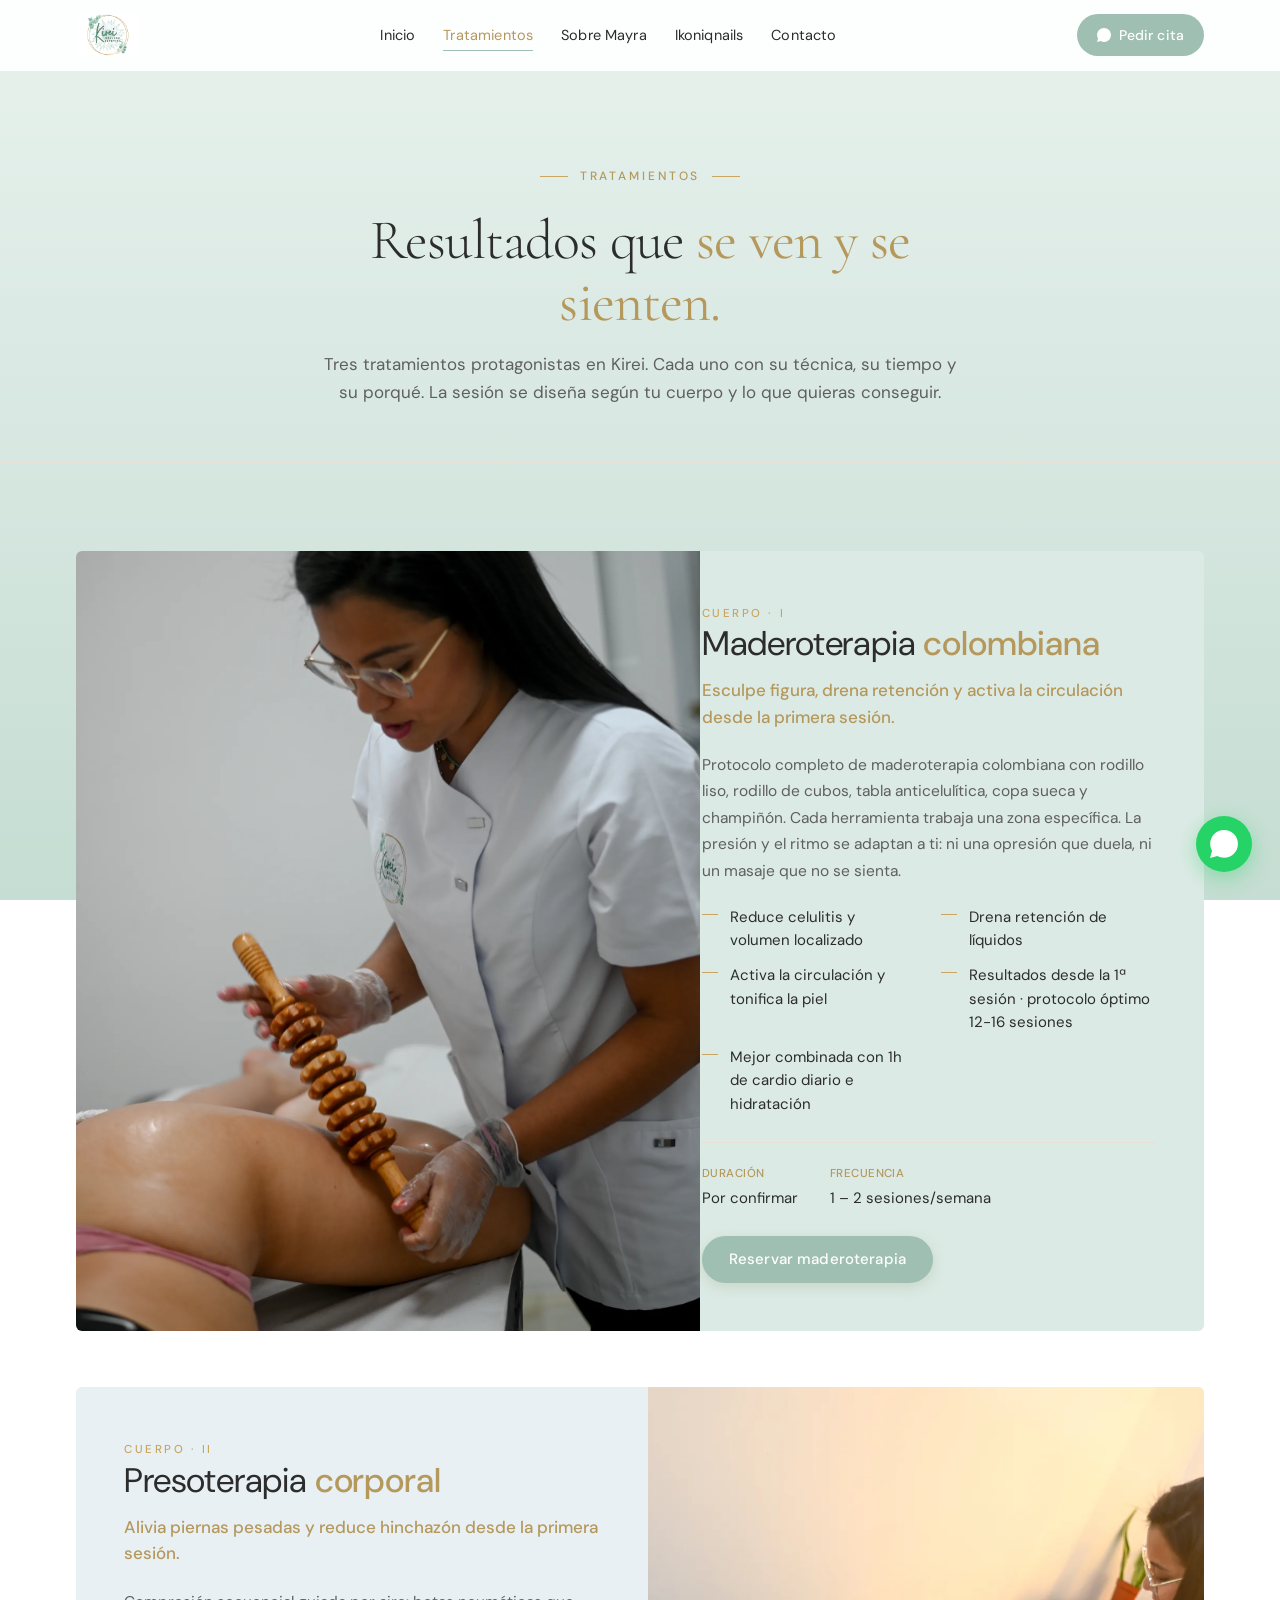
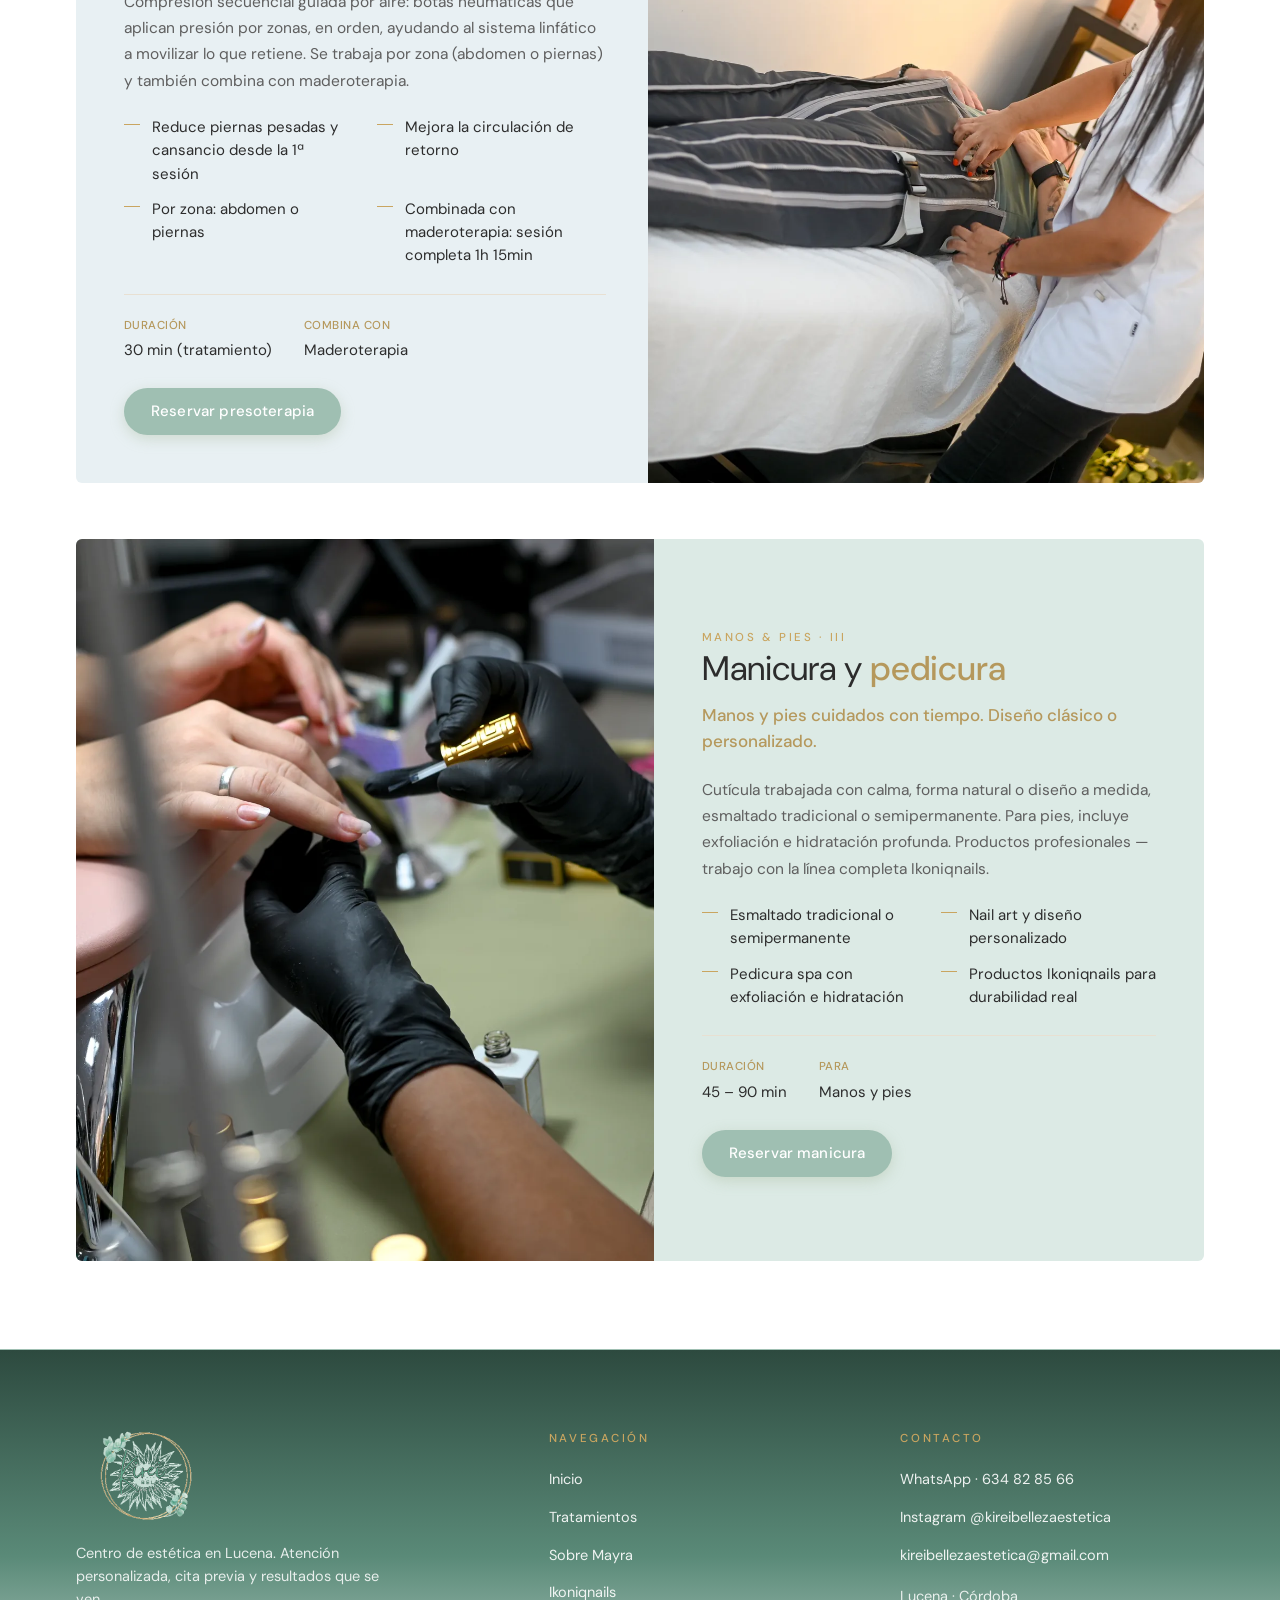
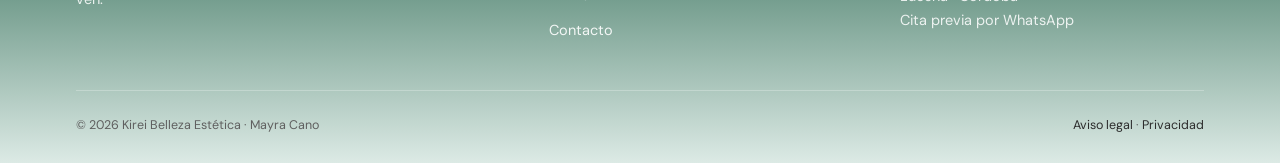
<file: servicios.html>
<!DOCTYPE html>
<html lang="es">
<head>
    <meta charset="UTF-8">
    <meta name="viewport" content="width=device-width, initial-scale=1.0">
    <meta name="theme-color" content="#FFFFFF">
    <title>Tratamientos · Kirei Belleza Estética · Lucena</title>
    <meta name="description" content="Maderoterapia, presoterapia, manicura y pedicura en Kirei Lucena. Sesiones personalizadas con cita previa por WhatsApp.">
    <meta name="robots" content="noindex, nofollow">
    <link rel="canonical" href="https://kireilucena.com/servicios.html">
    <link rel="icon" type="image/png" href="assets/img/favicon.png">
    <link rel="preconnect" href="https://fonts.googleapis.com">
    <link rel="preconnect" href="https://fonts.gstatic.com" crossorigin>
    <link href="https://fonts.googleapis.com/css2?family=DM+Sans:opsz,wght@9..40,300;9..40,400;9..40,500;9..40,600&family=Cormorant+Garamond:wght@400;500;600&display=swap" rel="stylesheet">
    <link rel="stylesheet" href="assets/css/kirei.css">

  <!-- Open Graph -->
  <meta property="og:type" content="website">
  <meta property="og:url" content="https://kireilucena.com/servicios.html">
  <meta property="og:title" content="Tratamientos · Kirei Belleza Estética Lucena">
  <meta property="og:description" content="Maderoterapia colombiana, presoterapia, manicura y pedicura en Lucena. Cada sesión adaptada, sin paquetes cerrados.">
  <meta property="og:image" content="https://kireilucena.com/assets/img/mayra-chaqueta-01.jpg">
  <meta property="og:locale" content="es_ES">
  <meta property="og:site_name" content="Kirei Belleza Estética">
  <!-- Twitter Card -->
  <meta name="twitter:card" content="summary_large_image">
  <meta name="twitter:title" content="Tratamientos · Kirei Belleza Estética Lucena">
  <meta name="twitter:description" content="Maderoterapia colombiana, presoterapia, manicura y pedicura en Lucena. Cada sesión adaptada, sin paquetes cerrados.">
  <meta name="twitter:image" content="https://kireilucena.com/assets/img/mayra-chaqueta-01.jpg">
</head>
<body>

<a class="skip-link" href="#main">Saltar al contenido</a>

<nav class="nav" aria-label="Principal">
    <div class="nav-inner">
        <a href="index.html" class="nav-brand" aria-label="Kirei · Inicio"><img src="assets/img/kirei-logo.png" alt="Kirei Belleza Estética"></a>
        <ul class="nav-links">
            <li><a href="index.html">Inicio</a></li>
            <li><a href="servicios.html" class="is-active">Tratamientos</a></li>
            <li><a href="sobre.html">Sobre Mayra</a></li>
            <li><a href="productos.html">Ikoniqnails</a></li>
            <li><a href="contacto.html">Contacto</a></li>
        </ul>
        <a href="https://wa.me/34634828566?text=Hola%20Mayra%2C%20quiero%20pedir%20cita" target="_blank" rel="noopener" class="nav-cta">
            <svg width="14" height="14" viewBox="0 0 24 24" fill="currentColor" aria-hidden="true"><path d="M.057 24l1.687-6.163c-1.041-1.804-1.588-3.849-1.587-5.946.003-6.556 5.338-11.891 11.893-11.891 3.181.001 6.167 1.24 8.413 3.488 2.245 2.248 3.481 5.236 3.48 8.414-.003 6.557-5.338 11.892-11.893 11.892-1.99-.001-3.951-.5-5.688-1.448l-6.305 1.654z"/></svg>
            Pedir cita
        </a>
        <button type="button" class="nav-burger" id="burger" aria-label="Abrir menú" aria-expanded="false" aria-controls="mobileMenu">
            <span></span><span></span><span></span>
        </button>
    </div>
</nav>

<div class="mobile-menu" id="mobileMenu" aria-hidden="true">
    <a href="index.html" data-close>Inicio</a>
    <a href="servicios.html" class="is-active" data-close>Tratamientos</a>
    <a href="sobre.html" data-close>Sobre Mayra</a>
    <a href="productos.html" data-close>Ikoniqnails</a>
    <a href="contacto.html" data-close>Contacto</a>
    <a href="https://wa.me/34634828566?text=Hola%20Mayra%2C%20quiero%20pedir%20cita" target="_blank" rel="noopener" class="cta-wa" data-close>Pedir cita por WhatsApp</a>
</div>

<main id="main">

<section class="page-hero">
    <div class="container">
        <span class="eyebrow">Tratamientos</span>
        <h1>Resultados que <strong>se ven y se sienten.</strong></h1>
        <p>Tres tratamientos protagonistas en Kirei. Cada uno con su técnica, su tiempo y su porqué. La sesión se diseña según tu cuerpo y lo que quieras conseguir.</p>
    </div>
</section>

<section class="treatments">
    <div class="treatments-list">

        <article id="maderoterapia" class="treatment-card">
            <div class="treatment-card-img">
                <picture><source srcset="assets/img/maderoterapia-rodillo-01.webp" type="image/webp"><img src="assets/img/maderoterapia-rodillo-01.jpg" alt="Maderoterapia con rodillo de madera · sesión en Kirei Lucena" loading="lazy"></picture>
            </div>
            <div class="treatment-card-body">
                <span class="eyebrow">Cuerpo · I</span>
                <h2>Maderoterapia <strong>colombiana</strong></h2>
                <p class="promise">Esculpe figura, drena retención y activa la circulación desde la primera sesión.</p>
                <p>Protocolo completo de maderoterapia colombiana con rodillo liso, rodillo de cubos, tabla anticelulítica, copa sueca y champiñón. Cada herramienta trabaja una zona específica. La presión y el ritmo se adaptan a ti: ni una opresión que duela, ni un masaje que no se sienta.</p>
                <ul class="treatment-benefits">
                    <li>Reduce celulitis y volumen localizado</li>
                    <li>Drena retención de líquidos</li>
                    <li>Activa la circulación y tonifica la piel</li>
                    <li>Resultados desde la 1ª sesión · protocolo óptimo 12-16 sesiones</li>
                    <li>Mejor combinada con 1h de cardio diario e hidratación</li>
                </ul>
                <dl class="treatment-meta">
                    <div class="treatment-meta-item"><dt>Duración</dt><dd>Por confirmar</dd></div>
                    <div class="treatment-meta-item"><dt>Frecuencia</dt><dd>1 – 2 sesiones/semana</dd></div>
                </dl>
                <a href="https://wa.me/34634828566?text=Hola%20Mayra%2C%20me%20gustar%C3%ADa%20reservar%20una%20sesi%C3%B3n%20de%20maderoterapia" target="_blank" rel="noopener" class="btn btn-primary">Reservar maderoterapia</a>
            </div>
        </article>

        <article id="presoterapia" class="treatment-card water reverse">
            <div class="treatment-card-img">
                <picture><source srcset="assets/img/presoterapia-equipo-01.webp" type="image/webp"><img src="assets/img/presoterapia-equipo-01.jpg" alt="Sesión de presoterapia con botas neumáticas · Kirei Lucena" loading="lazy"></picture>
            </div>
            <div class="treatment-card-body">
                <span class="eyebrow">Cuerpo · II</span>
                <h2>Presoterapia <strong>corporal</strong></h2>
                <p class="promise">Alivia piernas pesadas y reduce hinchazón desde la primera sesión.</p>
                <p>Compresión secuencial guiada por aire: botas neumáticas que aplican presión por zonas, en orden, ayudando al sistema linfático a movilizar lo que retiene. Se trabaja por zona (abdomen o piernas) y también combina con maderoterapia.</p>
                <ul class="treatment-benefits">
                    <li>Reduce piernas pesadas y cansancio desde la 1ª sesión</li>
                    <li>Mejora la circulación de retorno</li>
                    <li>Por zona: abdomen o piernas</li>
                    <li>Combinada con maderoterapia: sesión completa 1h 15min</li>
                </ul>
                <dl class="treatment-meta">
                    <div class="treatment-meta-item"><dt>Duración</dt><dd>30 min (tratamiento)</dd></div>
                    <div class="treatment-meta-item"><dt>Combina con</dt><dd>Maderoterapia</dd></div>
                </dl>
                <a href="https://wa.me/34634828566?text=Hola%20Mayra%2C%20me%20gustar%C3%ADa%20reservar%20una%20sesi%C3%B3n%20de%20presoterapia" target="_blank" rel="noopener" class="btn btn-primary">Reservar presoterapia</a>
            </div>
        </article>

        <article id="manicura" class="treatment-card">
            <div class="treatment-card-img">
                <picture><source srcset="assets/img/manicura-esmalte-01.webp" type="image/webp"><img src="assets/img/manicura-esmalte-01.jpg" alt="Manicura aplicando esmalte · Kirei Lucena" loading="lazy"></picture>
            </div>
            <div class="treatment-card-body">
                <span class="eyebrow">Manos & pies · III</span>
                <h2>Manicura y <strong>pedicura</strong></h2>
                <p class="promise">Manos y pies cuidados con tiempo. Diseño clásico o personalizado.</p>
                <p>Cutícula trabajada con calma, forma natural o diseño a medida, esmaltado tradicional o semipermanente. Para pies, incluye exfoliación e hidratación profunda. Productos profesionales — trabajo con la línea completa Ikoniqnails.</p>
                <ul class="treatment-benefits">
                    <li>Esmaltado tradicional o semipermanente</li>
                    <li>Nail art y diseño personalizado</li>
                    <li>Pedicura spa con exfoliación e hidratación</li>
                    <li>Productos Ikoniqnails para durabilidad real</li>
                </ul>
                <dl class="treatment-meta">
                    <div class="treatment-meta-item"><dt>Duración</dt><dd>45 – 90 min</dd></div>
                    <div class="treatment-meta-item"><dt>Para</dt><dd>Manos y pies</dd></div>
                </dl>
                <a href="https://wa.me/34634828566?text=Hola%20Mayra%2C%20me%20gustar%C3%ADa%20reservar%20manicura%20o%20pedicura" target="_blank" rel="noopener" class="btn btn-primary">Reservar manicura</a>
            </div>
        </article>

    </div>
</section>

</main>

<footer class="footer">
    <div class="footer-inner">
        <div class="footer-cols">
            <div class="footer-brand">
                <img src="assets/img/kirei-logo-transparent.png" alt="Kirei Belleza Estética">
                <p>Centro de estética en Lucena. Atención personalizada, cita previa y resultados que se ven.</p>
            </div>
            <div class="footer-col">
                <h4>Navegación</h4>
                <ul>
                    <li><a href="index.html">Inicio</a></li>
                    <li><a href="servicios.html">Tratamientos</a></li>
                    <li><a href="sobre.html">Sobre Mayra</a></li>
                    <li><a href="productos.html">Ikoniqnails</a></li>
                    <li><a href="contacto.html">Contacto</a></li>
                </ul>
            </div>
            <div class="footer-col">
                <h4>Contacto</h4>
                <ul>
                    <li><a href="https://wa.me/34634828566?text=Hola%20Mayra%2C%20quiero%20pedir%20cita" target="_blank" rel="noopener">WhatsApp · 634 82 85 66</a></li>
                    <li><a href="https://instagram.com/kireibellezaestetica" target="_blank" rel="noopener">Instagram @kireibellezaestetica</a></li>
                    <li><a href="mailto:kireibellezaestetica@gmail.com">kireibellezaestetica@gmail.com</a></li>
                </ul>
                <p style="margin-top:18px;">Lucena · Córdoba<br>Cita previa por WhatsApp</p>
            </div>
        </div>
        <div class="footer-bottom">
            <span>© 2026 Kirei Belleza Estética · Mayra Cano</span>
            <span><a href="contacto.html">Aviso legal</a> · <a href="contacto.html">Privacidad</a></span>
        </div>
    </div>
</footer>

<a class="wa-bar" href="https://wa.me/34634828566?text=Hola%20Mayra%2C%20quiero%20pedir%20cita" target="_blank" rel="noopener" aria-label="Pedir cita por WhatsApp">
    <svg width="18" height="18" viewBox="0 0 24 24" fill="currentColor" aria-hidden="true"><path d="M.057 24l1.687-6.163c-1.041-1.804-1.588-3.849-1.587-5.946.003-6.556 5.338-11.891 11.893-11.891 3.181.001 6.167 1.24 8.413 3.488 2.245 2.248 3.481 5.236 3.48 8.414-.003 6.557-5.338 11.892-11.893 11.892-1.99-.001-3.951-.5-5.688-1.448l-6.305 1.654z"/></svg>
    Pedir cita por WhatsApp
</a>
<a class="wa-float" href="https://wa.me/34634828566?text=Hola%20Mayra%2C%20quiero%20pedir%20cita" target="_blank" rel="noopener" aria-label="WhatsApp directo">
    <svg viewBox="0 0 24 24" fill="currentColor" aria-hidden="true"><path d="M.057 24l1.687-6.163c-1.041-1.804-1.588-3.849-1.587-5.946.003-6.556 5.338-11.891 11.893-11.891 3.181.001 6.167 1.24 8.413 3.488 2.245 2.248 3.481 5.236 3.48 8.414-.003 6.557-5.338 11.892-11.893 11.892-1.99-.001-3.951-.5-5.688-1.448l-6.305 1.654z"/></svg>
</a>

<script>
(function(){
    var nav = document.querySelector('.nav');
    function onScroll(){ if (window.scrollY > 6) nav.classList.add('is-scrolled'); else nav.classList.remove('is-scrolled'); }
    window.addEventListener('scroll', onScroll, {passive:true}); onScroll();
    var burger = document.getElementById('burger'), menu = document.getElementById('mobileMenu');
    function setOpen(open){
        burger.classList.toggle('is-open', open);
        burger.setAttribute('aria-expanded', open?'true':'false');
        menu.classList.toggle('is-open', open);
        menu.setAttribute('aria-hidden', open?'false':'true');
        document.body.style.overflow = open?'hidden':'';
    }
    burger.addEventListener('click', function(){ setOpen(!menu.classList.contains('is-open')); });
    menu.querySelectorAll('[data-close]').forEach(function(a){ a.addEventListener('click', function(){ setOpen(false); }); });
})();
</script>

</body>
</html>
</file>
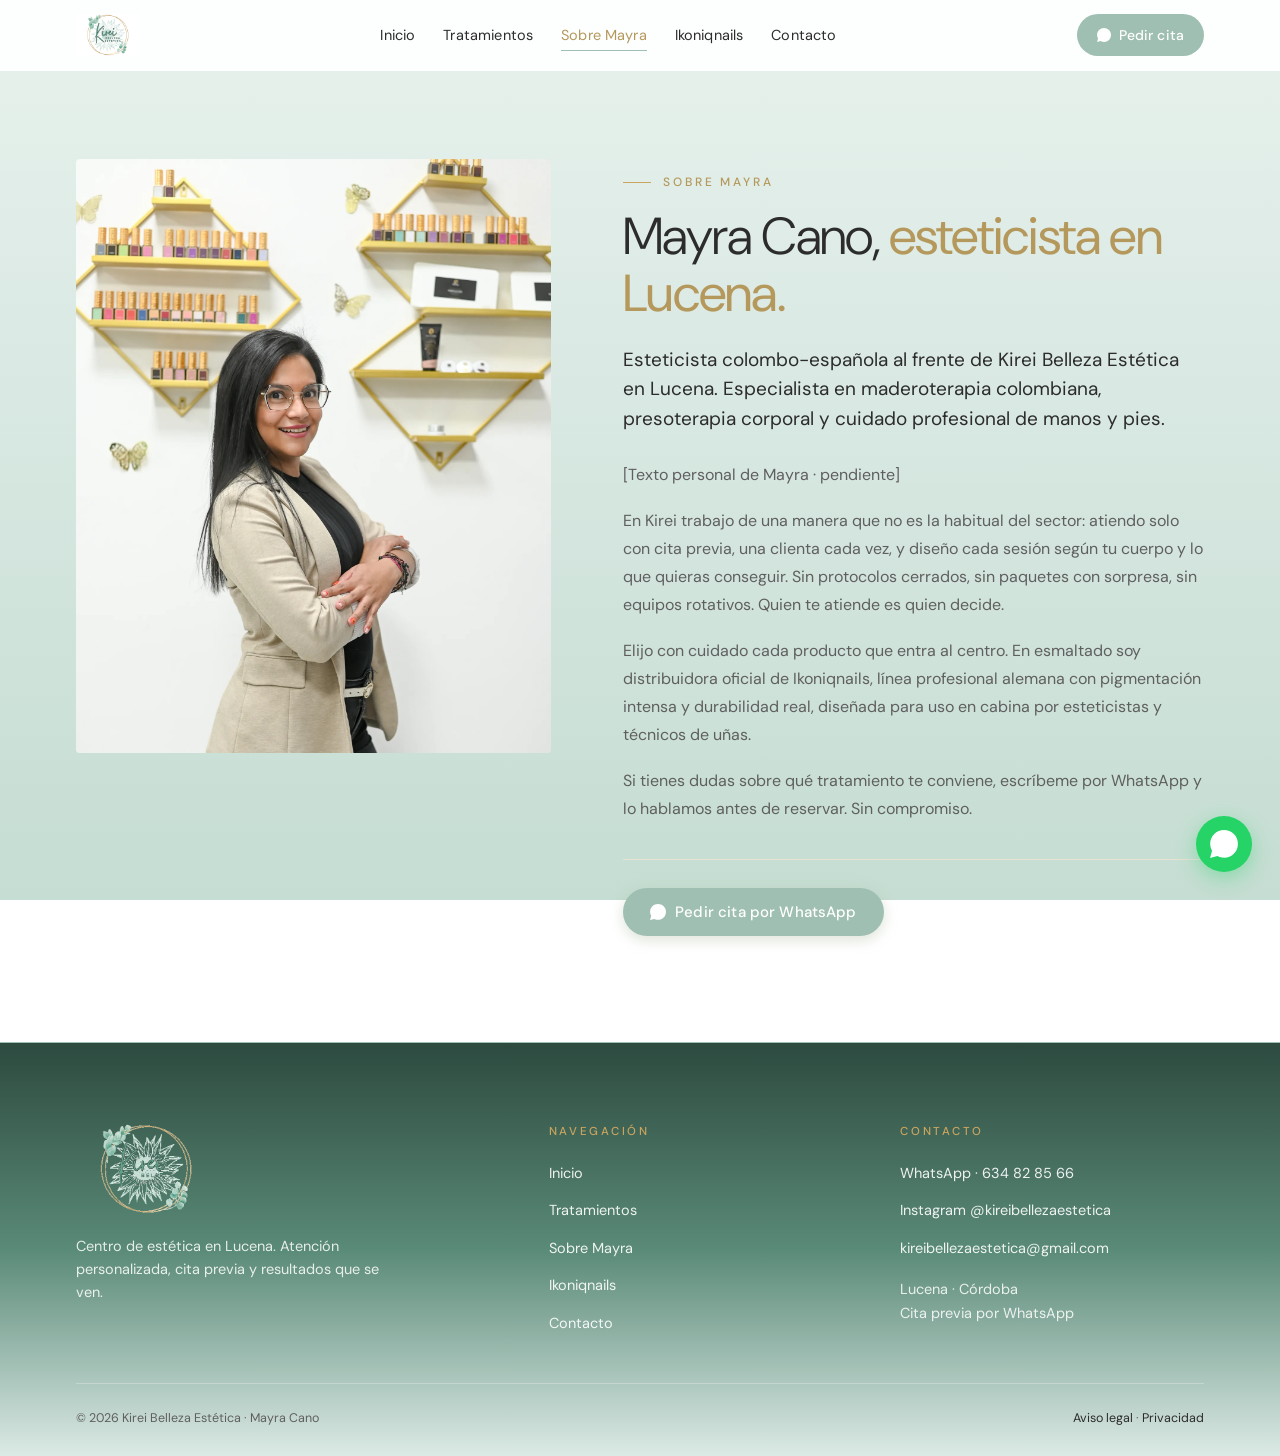
<file: sobre.html>
<!DOCTYPE html>
<html lang="es">
<head>
    <meta charset="UTF-8">
    <meta name="viewport" content="width=device-width, initial-scale=1.0">
    <meta name="theme-color" content="#FFFFFF">
    <title>Sobre Mayra Cano · Kirei Belleza Estética · Lucena</title>
    <meta name="description" content="Mayra Cano, esteticista profesional al frente de Kirei Belleza Estética en Lucena. Especialista en maderoterapia, presoterapia y cuidado de manos y pies.">
    <meta name="robots" content="noindex, nofollow">
    <link rel="canonical" href="https://kireilucena.com/sobre.html">
    <link rel="icon" type="image/png" href="assets/img/favicon.png">
    <link rel="preconnect" href="https://fonts.googleapis.com">
    <link rel="preconnect" href="https://fonts.gstatic.com" crossorigin>
    <link href="https://fonts.googleapis.com/css2?family=DM+Sans:opsz,wght@9..40,300;9..40,400;9..40,500;9..40,600&family=Cormorant+Garamond:wght@400;500;600&display=swap" rel="stylesheet">
    <link rel="stylesheet" href="assets/css/kirei.css">

  <!-- Open Graph -->
  <meta property="og:type" content="website">
  <meta property="og:url" content="https://kireilucena.com/sobre.html">
  <meta property="og:title" content="Sobre Mayra · Kirei Belleza Estética Lucena">
  <meta property="og:description" content="Mayra Cano, esteticista en Lucena (Córdoba). Atención personalizada y trato cercano.">
  <meta property="og:image" content="https://kireilucena.com/assets/img/mayra-chaqueta-01.jpg">
  <meta property="og:locale" content="es_ES">
  <meta property="og:site_name" content="Kirei Belleza Estética">
  <!-- Twitter Card -->
  <meta name="twitter:card" content="summary_large_image">
  <meta name="twitter:title" content="Sobre Mayra · Kirei Belleza Estética Lucena">
  <meta name="twitter:description" content="Mayra Cano, esteticista en Lucena (Córdoba). Atención personalizada y trato cercano.">
  <meta name="twitter:image" content="https://kireilucena.com/assets/img/mayra-chaqueta-01.jpg">
</head>
<body>

<a class="skip-link" href="#main">Saltar al contenido</a>

<nav class="nav" aria-label="Principal">
    <div class="nav-inner">
        <a href="index.html" class="nav-brand" aria-label="Kirei · Inicio"><img src="assets/img/kirei-logo.png" alt="Kirei Belleza Estética"></a>
        <ul class="nav-links">
            <li><a href="index.html">Inicio</a></li>
            <li><a href="servicios.html">Tratamientos</a></li>
            <li><a href="sobre.html" class="is-active">Sobre Mayra</a></li>
            <li><a href="productos.html">Ikoniqnails</a></li>
            <li><a href="contacto.html">Contacto</a></li>
        </ul>
        <a href="https://wa.me/34634828566?text=Hola%20Mayra%2C%20quiero%20pedir%20cita" target="_blank" rel="noopener" class="nav-cta">
            <svg width="14" height="14" viewBox="0 0 24 24" fill="currentColor" aria-hidden="true"><path d="M.057 24l1.687-6.163c-1.041-1.804-1.588-3.849-1.587-5.946.003-6.556 5.338-11.891 11.893-11.891 3.181.001 6.167 1.24 8.413 3.488 2.245 2.248 3.481 5.236 3.48 8.414-.003 6.557-5.338 11.892-11.893 11.892-1.99-.001-3.951-.5-5.688-1.448l-6.305 1.654z"/></svg>
            Pedir cita
        </a>
        <button type="button" class="nav-burger" id="burger" aria-label="Abrir menú" aria-expanded="false" aria-controls="mobileMenu">
            <span></span><span></span><span></span>
        </button>
    </div>
</nav>

<div class="mobile-menu" id="mobileMenu" aria-hidden="true">
    <a href="index.html" data-close>Inicio</a>
    <a href="servicios.html" data-close>Tratamientos</a>
    <a href="sobre.html" class="is-active" data-close>Sobre Mayra</a>
    <a href="productos.html" data-close>Ikoniqnails</a>
    <a href="contacto.html" data-close>Contacto</a>
    <a href="https://wa.me/34634828566?text=Hola%20Mayra%2C%20quiero%20pedir%20cita" target="_blank" rel="noopener" class="cta-wa" data-close>Pedir cita por WhatsApp</a>
</div>

<main id="main">

<section class="about">
    <div class="about-inner">
        <div class="about-photo">
            <picture><source srcset="assets/img/mayra-chaqueta-01.webp" type="image/webp"><img src="assets/img/mayra-chaqueta-01.jpg" alt="Mayra Cano, esteticista de Kirei Belleza Estética en Lucena" loading="lazy"></picture>
        </div>
        <div class="about-text">
            <span class="eyebrow">Sobre Mayra</span>
            <h1>Mayra Cano, <strong>esteticista en Lucena.</strong></h1>
            <p class="lead">Esteticista colombo-española al frente de Kirei Belleza Estética en Lucena. Especialista en maderoterapia colombiana, presoterapia corporal y cuidado profesional de manos y pies.</p>

            <p>[Texto personal de Mayra · pendiente]</p>

            <p>En Kirei trabajo de una manera que no es la habitual del sector: atiendo solo con cita previa, una clienta cada vez, y diseño cada sesión según tu cuerpo y lo que quieras conseguir. Sin protocolos cerrados, sin paquetes con sorpresa, sin equipos rotativos. Quien te atiende es quien decide.</p>

            <p>Elijo con cuidado cada producto que entra al centro. En esmaltado soy distribuidora oficial de Ikoniqnails, línea profesional alemana con pigmentación intensa y durabilidad real, diseñada para uso en cabina por esteticistas y técnicos de uñas.</p>

            <p>Si tienes dudas sobre qué tratamiento te conviene, escríbeme por WhatsApp y lo hablamos antes de reservar. Sin compromiso.</p>

            <div class="about-cta">
                <a href="https://wa.me/34634828566?text=Hola%20Mayra%2C%20quiero%20pedir%20cita" target="_blank" rel="noopener" class="btn btn-primary">
                    <svg width="16" height="16" viewBox="0 0 24 24" fill="currentColor" aria-hidden="true"><path d="M.057 24l1.687-6.163c-1.041-1.804-1.588-3.849-1.587-5.946.003-6.556 5.338-11.891 11.893-11.891 3.181.001 6.167 1.24 8.413 3.488 2.245 2.248 3.481 5.236 3.48 8.414-.003 6.557-5.338 11.892-11.893 11.892-1.99-.001-3.951-.5-5.688-1.448l-6.305 1.654z"/></svg>
                    Pedir cita por WhatsApp
                </a>
            </div>
        </div>
    </div>
</section>

</main>

<footer class="footer">
    <div class="footer-inner">
        <div class="footer-cols">
            <div class="footer-brand">
                <img src="assets/img/kirei-logo-transparent.png" alt="Kirei Belleza Estética">
                <p>Centro de estética en Lucena. Atención personalizada, cita previa y resultados que se ven.</p>
            </div>
            <div class="footer-col">
                <h4>Navegación</h4>
                <ul>
                    <li><a href="index.html">Inicio</a></li>
                    <li><a href="servicios.html">Tratamientos</a></li>
                    <li><a href="sobre.html">Sobre Mayra</a></li>
                    <li><a href="productos.html">Ikoniqnails</a></li>
                    <li><a href="contacto.html">Contacto</a></li>
                </ul>
            </div>
            <div class="footer-col">
                <h4>Contacto</h4>
                <ul>
                    <li><a href="https://wa.me/34634828566?text=Hola%20Mayra%2C%20quiero%20pedir%20cita" target="_blank" rel="noopener">WhatsApp · 634 82 85 66</a></li>
                    <li><a href="https://instagram.com/kireibellezaestetica" target="_blank" rel="noopener">Instagram @kireibellezaestetica</a></li>
                    <li><a href="mailto:kireibellezaestetica@gmail.com">kireibellezaestetica@gmail.com</a></li>
                </ul>
                <p style="margin-top:18px;">Lucena · Córdoba<br>Cita previa por WhatsApp</p>
            </div>
        </div>
        <div class="footer-bottom">
            <span>© 2026 Kirei Belleza Estética · Mayra Cano</span>
            <span><a href="contacto.html">Aviso legal</a> · <a href="contacto.html">Privacidad</a></span>
        </div>
    </div>
</footer>

<a class="wa-bar" href="https://wa.me/34634828566?text=Hola%20Mayra%2C%20quiero%20pedir%20cita" target="_blank" rel="noopener" aria-label="Pedir cita por WhatsApp">
    <svg width="18" height="18" viewBox="0 0 24 24" fill="currentColor" aria-hidden="true"><path d="M.057 24l1.687-6.163c-1.041-1.804-1.588-3.849-1.587-5.946.003-6.556 5.338-11.891 11.893-11.891 3.181.001 6.167 1.24 8.413 3.488 2.245 2.248 3.481 5.236 3.48 8.414-.003 6.557-5.338 11.892-11.893 11.892-1.99-.001-3.951-.5-5.688-1.448l-6.305 1.654z"/></svg>
    Pedir cita por WhatsApp
</a>
<a class="wa-float" href="https://wa.me/34634828566?text=Hola%20Mayra%2C%20quiero%20pedir%20cita" target="_blank" rel="noopener" aria-label="WhatsApp directo">
    <svg viewBox="0 0 24 24" fill="currentColor" aria-hidden="true"><path d="M.057 24l1.687-6.163c-1.041-1.804-1.588-3.849-1.587-5.946.003-6.556 5.338-11.891 11.893-11.891 3.181.001 6.167 1.24 8.413 3.488 2.245 2.248 3.481 5.236 3.48 8.414-.003 6.557-5.338 11.892-11.893 11.892-1.99-.001-3.951-.5-5.688-1.448l-6.305 1.654z"/></svg>
</a>

<script>
(function(){
    var nav = document.querySelector('.nav');
    function onScroll(){ if (window.scrollY > 6) nav.classList.add('is-scrolled'); else nav.classList.remove('is-scrolled'); }
    window.addEventListener('scroll', onScroll, {passive:true}); onScroll();
    var burger = document.getElementById('burger'), menu = document.getElementById('mobileMenu');
    function setOpen(open){
        burger.classList.toggle('is-open', open);
        burger.setAttribute('aria-expanded', open?'true':'false');
        menu.classList.toggle('is-open', open);
        menu.setAttribute('aria-hidden', open?'false':'true');
        document.body.style.overflow = open?'hidden':'';
    }
    burger.addEventListener('click', function(){ setOpen(!menu.classList.contains('is-open')); });
    menu.querySelectorAll('[data-close]').forEach(function(a){ a.addEventListener('click', function(){ setOpen(false); }); });
})();
</script>

</body>
</html>
</file>
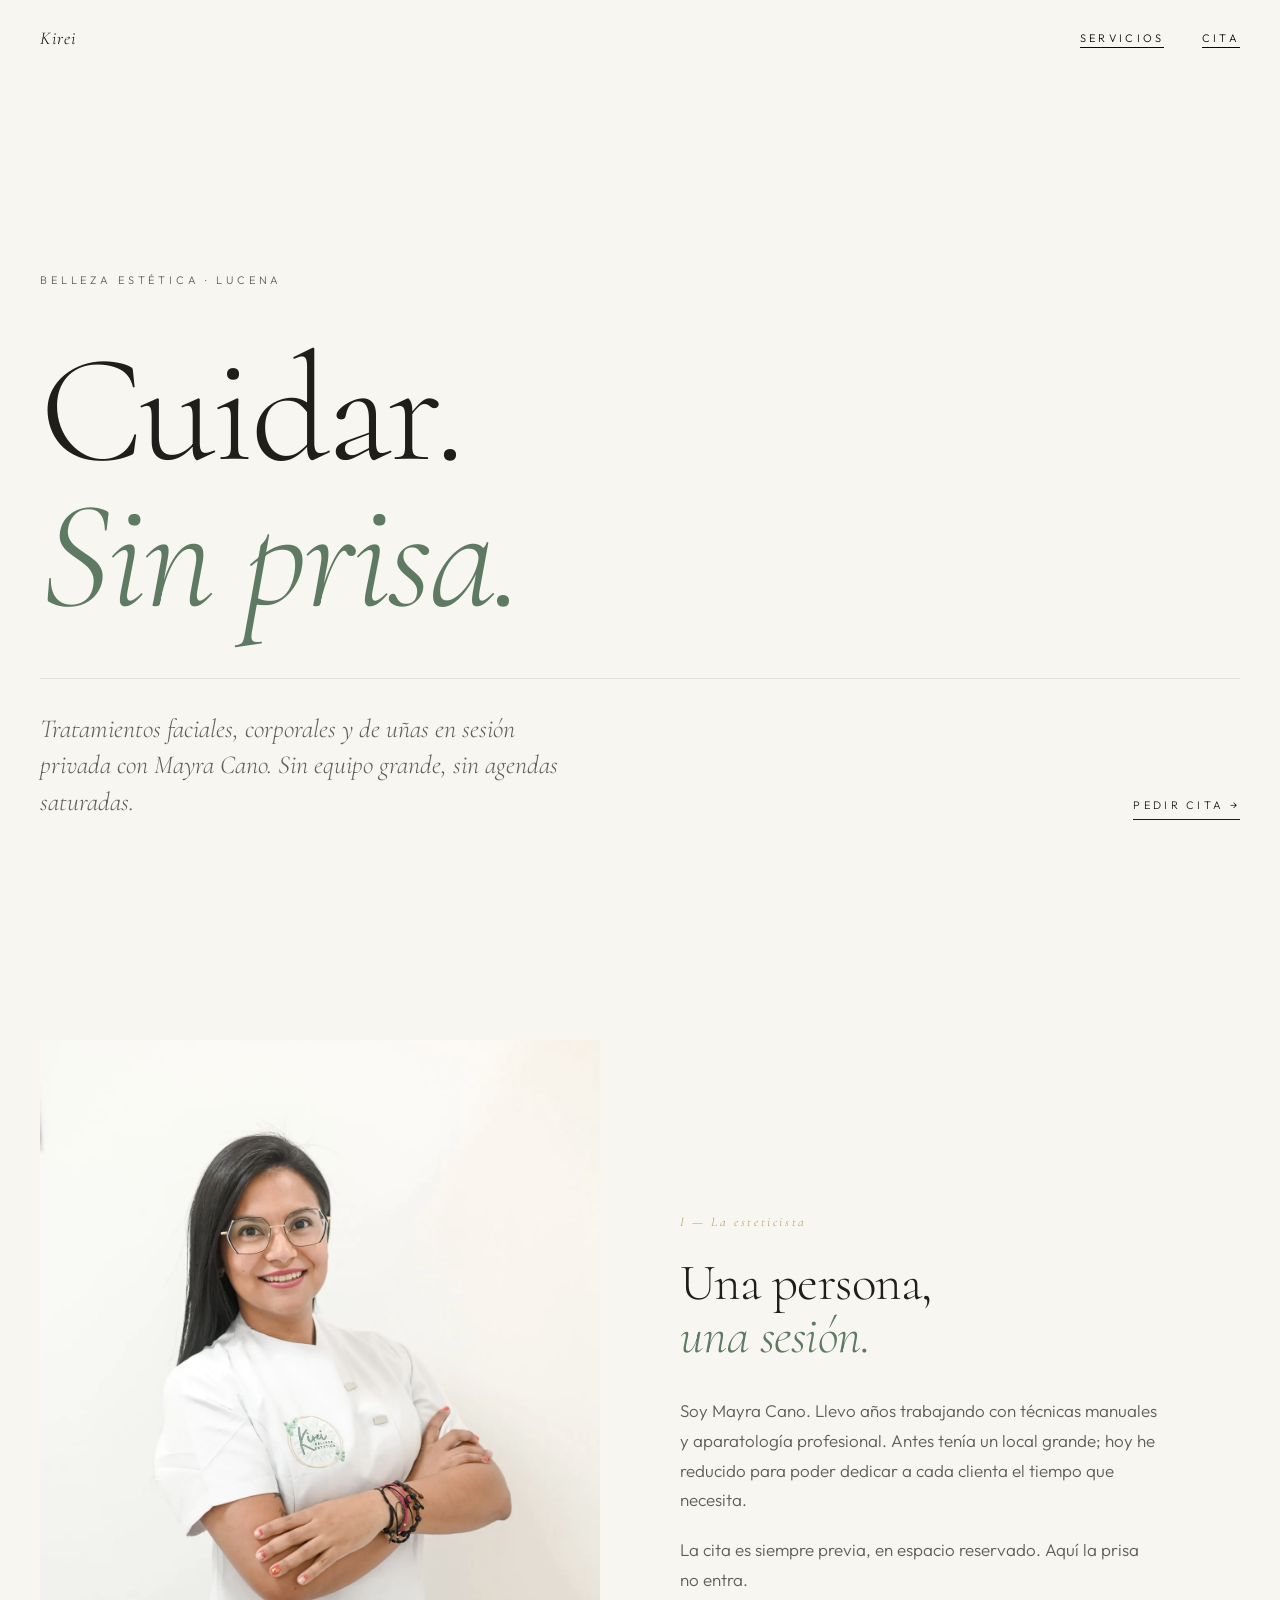
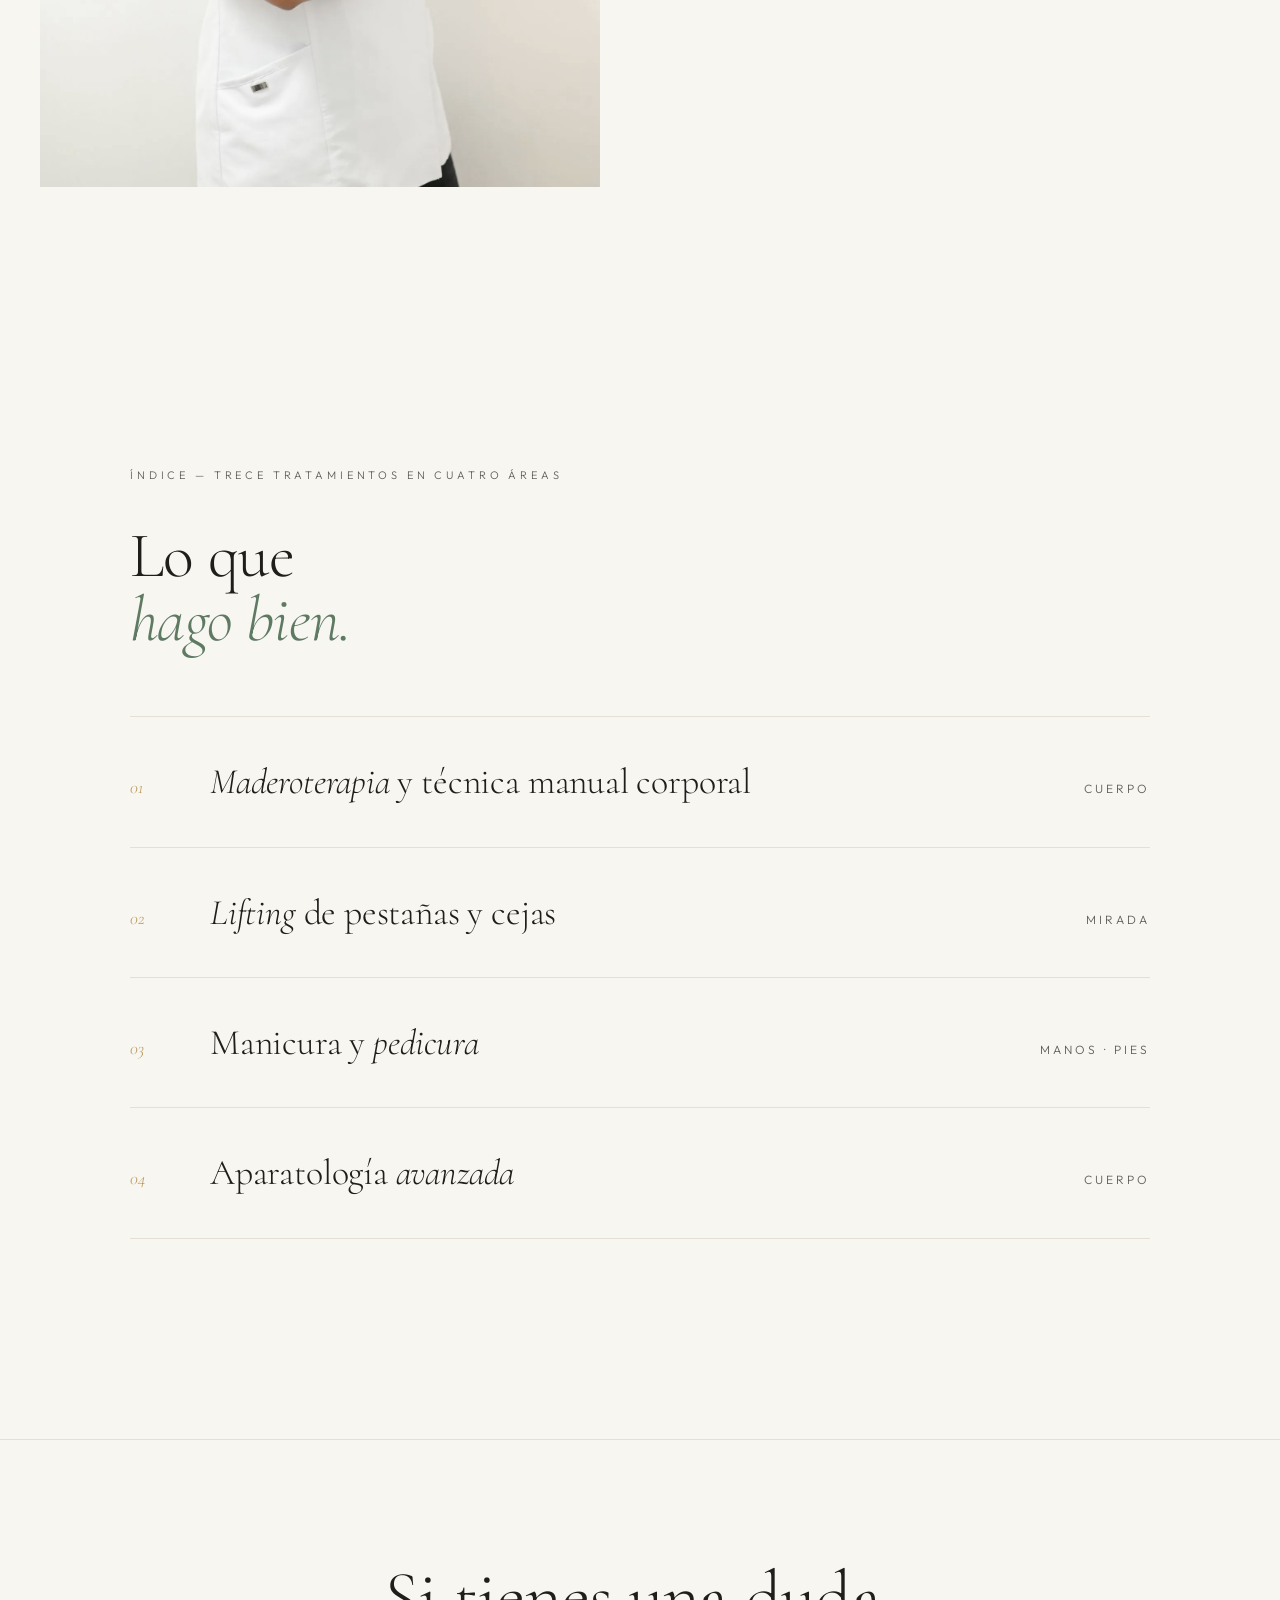
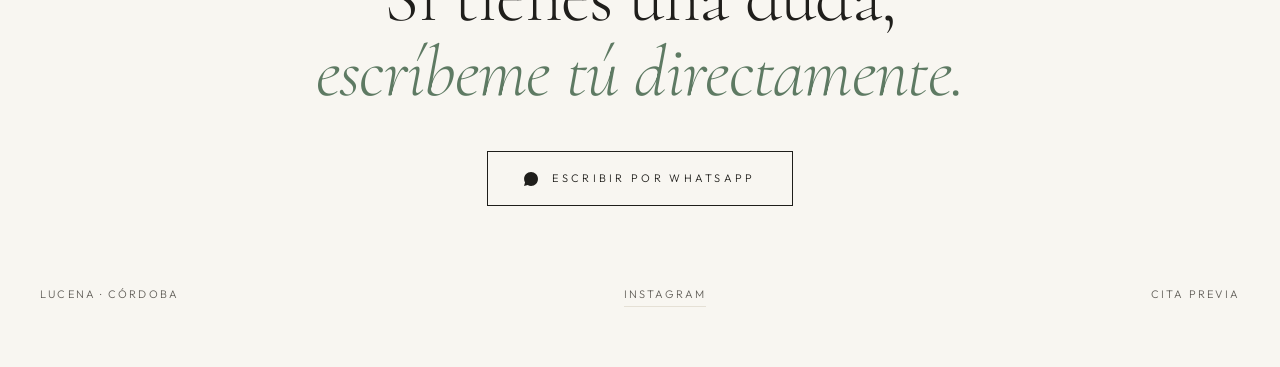
<file: proto/index-a.html>
<!DOCTYPE html>
<html lang="es">
<head>
<meta charset="UTF-8">
<meta name="viewport" content="width=device-width, initial-scale=1.0">
<title>Kirei — A · Editorial Aesop</title>
<link rel="preconnect" href="https://fonts.googleapis.com">
<link rel="preconnect" href="https://fonts.gstatic.com" crossorigin>
<link href="https://fonts.googleapis.com/css2?family=Cormorant:ital,wght@0,300;0,400;1,300;1,400&family=Outfit:wght@300;400;500&display=swap" rel="stylesheet">
<style>
*{box-sizing:border-box;margin:0;padding:0}
:root{
  --bg:#F8F6F1;--ink:#1F1E1B;--ink-soft:#615E58;--sage:#8AA88F;--sage-dark:#5E7A63;--gold:#B8975A;--line:#E5E0D5;
  --serif:'Cormorant',serif;--sans:'Outfit',system-ui,sans-serif;
}
html{scroll-behavior:smooth}
body{background:var(--bg);color:var(--ink);font-family:var(--sans);font-weight:300;line-height:1.6;font-size:16px;-webkit-font-smoothing:antialiased}
img{display:block;max-width:100%;height:auto}
a{color:inherit;text-decoration:none}

/* === NAV minimal === */
.nav{position:fixed;top:0;left:0;right:0;z-index:50;display:flex;justify-content:space-between;align-items:center;padding:24px 40px;mix-blend-mode:difference;color:#fff;font-size:11px;letter-spacing:.3em;text-transform:uppercase}
.nav-brand{font-family:var(--serif);font-style:italic;font-size:18px;letter-spacing:.05em;text-transform:none}
.nav-right a{margin-left:32px;border-bottom:1px solid currentColor;padding-bottom:2px}
@media (max-width:700px){.nav{padding:20px 24px}.nav-right a{margin-left:18px;font-size:10px}}

/* === HERO tipográfico Aesop === */
.hero{min-height:100vh;display:flex;flex-direction:column;justify-content:flex-end;padding:120px 40px 80px;position:relative}
.hero-eyebrow{font-size:11px;letter-spacing:.35em;text-transform:uppercase;color:var(--ink-soft);margin-bottom:48px}
.hero-title{font-family:var(--serif);font-weight:300;font-size:clamp(54px,12vw,180px);line-height:.95;letter-spacing:-.02em;margin-bottom:48px;color:var(--ink)}
.hero-title em{font-style:italic;color:var(--sage-dark);display:block}
.hero-meta{display:flex;justify-content:space-between;align-items:flex-end;flex-wrap:wrap;gap:32px;border-top:1px solid var(--line);padding-top:32px}
.hero-line{font-family:var(--serif);font-style:italic;font-size:clamp(18px,2.2vw,26px);max-width:520px;color:var(--ink-soft);line-height:1.4}
.hero-cta{font-size:11px;letter-spacing:.3em;text-transform:uppercase;color:var(--ink);border-bottom:1px solid var(--ink);padding-bottom:4px;align-self:flex-end;transition:opacity .3s}
.hero-cta:hover{opacity:.5}
@media (max-width:700px){.hero{padding:120px 24px 60px}}

/* === BLOQUE PROFESIONAL editorial === */
.editorial{padding:140px 40px;display:grid;grid-template-columns:1fr 1fr;gap:80px;align-items:center;max-width:1280px;margin:0 auto}
.editorial-img{aspect-ratio:3/4;overflow:hidden}
.editorial-img img{width:100%;height:100%;object-fit:cover;filter:grayscale(15%) contrast(1.02)}
.editorial-text{max-width:480px}
.editorial-text .num{font-family:var(--serif);font-style:italic;font-size:13px;letter-spacing:.2em;color:var(--gold);margin-bottom:24px;display:block}
.editorial-text h2{font-family:var(--serif);font-weight:300;font-size:clamp(32px,4vw,56px);line-height:1.05;margin-bottom:32px;letter-spacing:-.01em}
.editorial-text h2 em{font-style:italic;color:var(--sage-dark)}
.editorial-text p{font-size:17px;line-height:1.75;color:var(--ink-soft);margin-bottom:20px}
@media (max-width:880px){.editorial{grid-template-columns:1fr;gap:48px;padding:80px 24px}.editorial-text{max-width:none}}

/* === LISTA SERVICIOS tipo índice editorial === */
.indice{padding:140px 40px;max-width:1100px;margin:0 auto}
.indice-eyebrow{font-size:11px;letter-spacing:.35em;text-transform:uppercase;color:var(--ink-soft);margin-bottom:40px;display:block}
.indice h2{font-family:var(--serif);font-weight:300;font-size:clamp(36px,5vw,68px);line-height:1;margin-bottom:64px;letter-spacing:-.01em}
.indice h2 em{font-style:italic;color:var(--sage-dark)}
.indice-list{list-style:none;border-top:1px solid var(--line)}
.indice-list li{display:grid;grid-template-columns:48px 1fr auto;gap:32px;align-items:baseline;padding:36px 0;border-bottom:1px solid var(--line);transition:padding .3s}
.indice-list li:hover{padding-left:24px}
.indice-list .num{font-family:var(--serif);font-style:italic;font-size:18px;color:var(--gold)}
.indice-list .name{font-family:var(--serif);font-size:clamp(22px,2.8vw,36px);font-weight:300;letter-spacing:-.005em}
.indice-list .name em{font-style:italic}
.indice-list .meta{font-size:12px;letter-spacing:.25em;text-transform:uppercase;color:var(--ink-soft)}
@media (max-width:700px){.indice{padding:80px 24px}.indice-list li{grid-template-columns:32px 1fr;gap:20px;padding:24px 0}.indice-list .meta{grid-column:1/-1;padding-left:52px;margin-top:8px}}

/* === FOOTER === */
footer{padding:120px 40px 60px;text-align:center;border-top:1px solid var(--line);margin-top:60px}
.footer-h{font-family:var(--serif);font-weight:300;font-size:clamp(38px,6vw,72px);line-height:1.05;letter-spacing:-.01em;margin-bottom:40px}
.footer-h em{font-style:italic;color:var(--sage-dark)}
.footer-wa{display:inline-flex;align-items:center;gap:14px;font-size:11px;letter-spacing:.3em;text-transform:uppercase;border:1px solid var(--ink);padding:18px 36px;color:var(--ink);transition:background .3s,color .3s}
.footer-wa:hover{background:var(--ink);color:var(--bg)}
.footer-meta{margin-top:80px;display:flex;justify-content:space-between;flex-wrap:wrap;gap:24px;font-size:11px;letter-spacing:.2em;text-transform:uppercase;color:var(--ink-soft)}
.footer-meta a{color:inherit;border-bottom:1px solid var(--line);padding-bottom:2px}
@media (max-width:700px){footer{padding:80px 24px 40px}.footer-meta{justify-content:center;text-align:center}}

/* === REVEAL animación === */
.reveal{opacity:0;transform:translateY(40px);transition:opacity 1.1s cubic-bezier(.16,1,.3,1),transform 1.1s cubic-bezier(.16,1,.3,1)}
.reveal.in{opacity:1;transform:translateY(0)}
@media (prefers-reduced-motion:reduce){.reveal{opacity:1;transform:none}}
</style>
</head>
<body>

<nav class="nav">
  <a href="#" class="nav-brand">Kirei</a>
  <div class="nav-right">
    <a href="#servicios">Servicios</a>
    <a href="#contacto">Cita</a>
  </div>
</nav>

<section class="hero">
  <span class="hero-eyebrow">Belleza Estética · Lucena</span>
  <h1 class="hero-title">Cuidar.<em>Sin prisa.</em></h1>
  <div class="hero-meta">
    <p class="hero-line">Tratamientos faciales, corporales y de uñas en sesión privada con Mayra Cano. Sin equipo grande, sin agendas saturadas.</p>
    <a href="#contacto" class="hero-cta">Pedir cita →</a>
  </div>
</section>

<section class="editorial reveal">
  <div class="editorial-img">
    <img src="../assets/img/mayra-portrait-02.webp" alt="Mayra Cano · Kirei">
  </div>
  <div class="editorial-text">
    <span class="num">I — La esteticista</span>
    <h2>Una persona,<br><em>una sesión.</em></h2>
    <p>Soy Mayra Cano. Llevo años trabajando con técnicas manuales y aparatología profesional. Antes tenía un local grande; hoy he reducido para poder dedicar a cada clienta el tiempo que necesita.</p>
    <p>La cita es siempre previa, en espacio reservado. Aquí la prisa no entra.</p>
  </div>
</section>

<section class="indice reveal" id="servicios">
  <span class="indice-eyebrow">Índice — Trece tratamientos en cuatro áreas</span>
  <h2>Lo que<br><em>hago bien.</em></h2>
  <ul class="indice-list">
    <li>
      <span class="num">01</span>
      <span class="name"><em>Maderoterapia</em> y técnica manual corporal</span>
      <span class="meta">Cuerpo</span>
    </li>
    <li>
      <span class="num">02</span>
      <span class="name"><em>Lifting</em> de pestañas y cejas</span>
      <span class="meta">Mirada</span>
    </li>
    <li>
      <span class="num">03</span>
      <span class="name">Manicura y <em>pedicura</em></span>
      <span class="meta">Manos · Pies</span>
    </li>
    <li>
      <span class="num">04</span>
      <span class="name">Aparatología <em>avanzada</em></span>
      <span class="meta">Cuerpo</span>
    </li>
  </ul>
</section>

<footer id="contacto">
  <h2 class="footer-h reveal">Si tienes una duda,<br><em>escríbeme tú directamente.</em></h2>
  <a href="https://wa.me/34634828566" target="_blank" rel="noopener" class="footer-wa">
    <svg width="14" height="14" viewBox="0 0 24 24" fill="currentColor"><path d="M.057 24l1.687-6.163c-1.041-1.804-1.588-3.849-1.587-5.946.003-6.556 5.338-11.891 11.893-11.891 3.181.001 6.167 1.24 8.413 3.488 2.245 2.248 3.481 5.236 3.48 8.414-.003 6.557-5.338 11.892-11.893 11.892-1.99-.001-3.951-.5-5.688-1.448l-6.305 1.654z"/></svg>
    Escribir por WhatsApp
  </a>
  <div class="footer-meta">
    <span>Lucena · Córdoba</span>
    <a href="https://instagram.com/kireibellezaestetica" target="_blank" rel="noopener">Instagram</a>
    <span>Cita previa</span>
  </div>
</footer>

<script>
if('IntersectionObserver' in window){
  const io=new IntersectionObserver(es=>es.forEach(e=>{if(e.isIntersecting){e.target.classList.add('in');io.unobserve(e.target);}}),{threshold:.15});
  document.querySelectorAll('.reveal').forEach(el=>io.observe(el));
}else{document.querySelectorAll('.reveal').forEach(el=>el.classList.add('in'));}
</script>
</body>
</html>
</file>
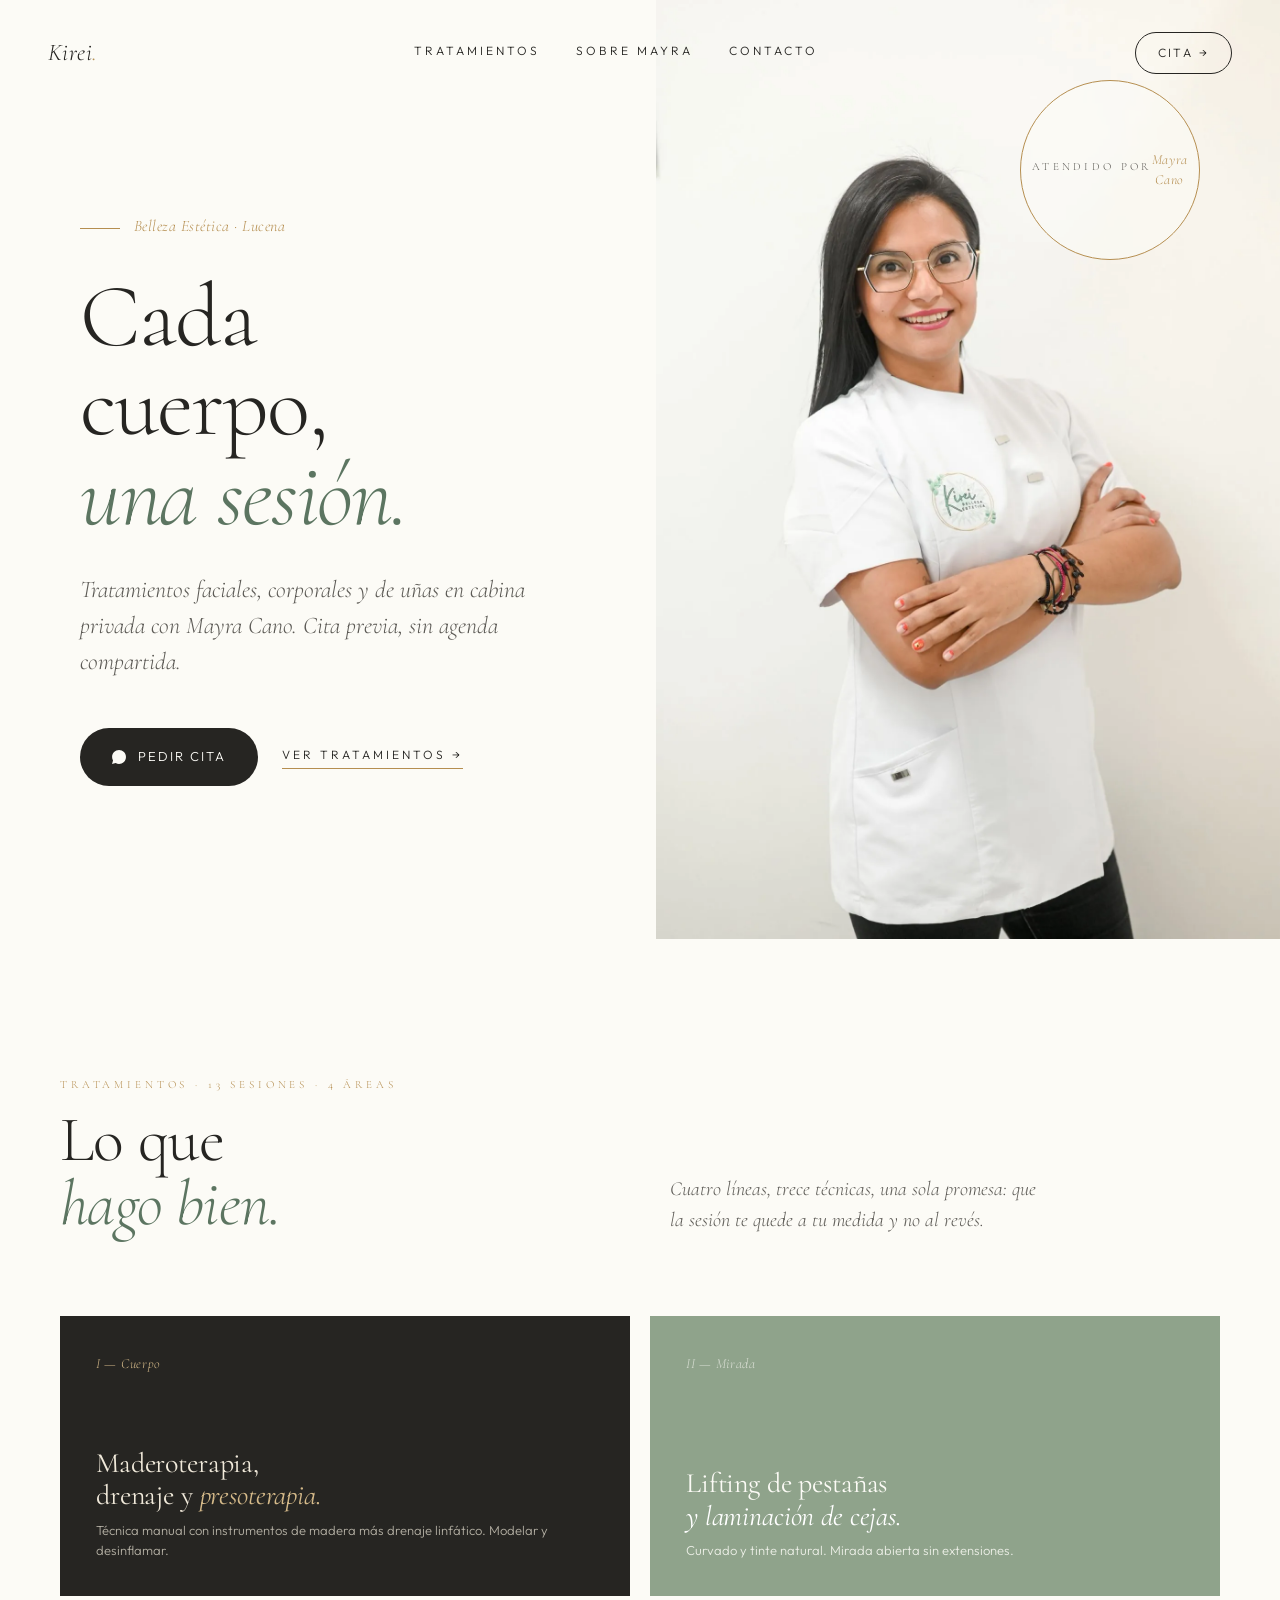
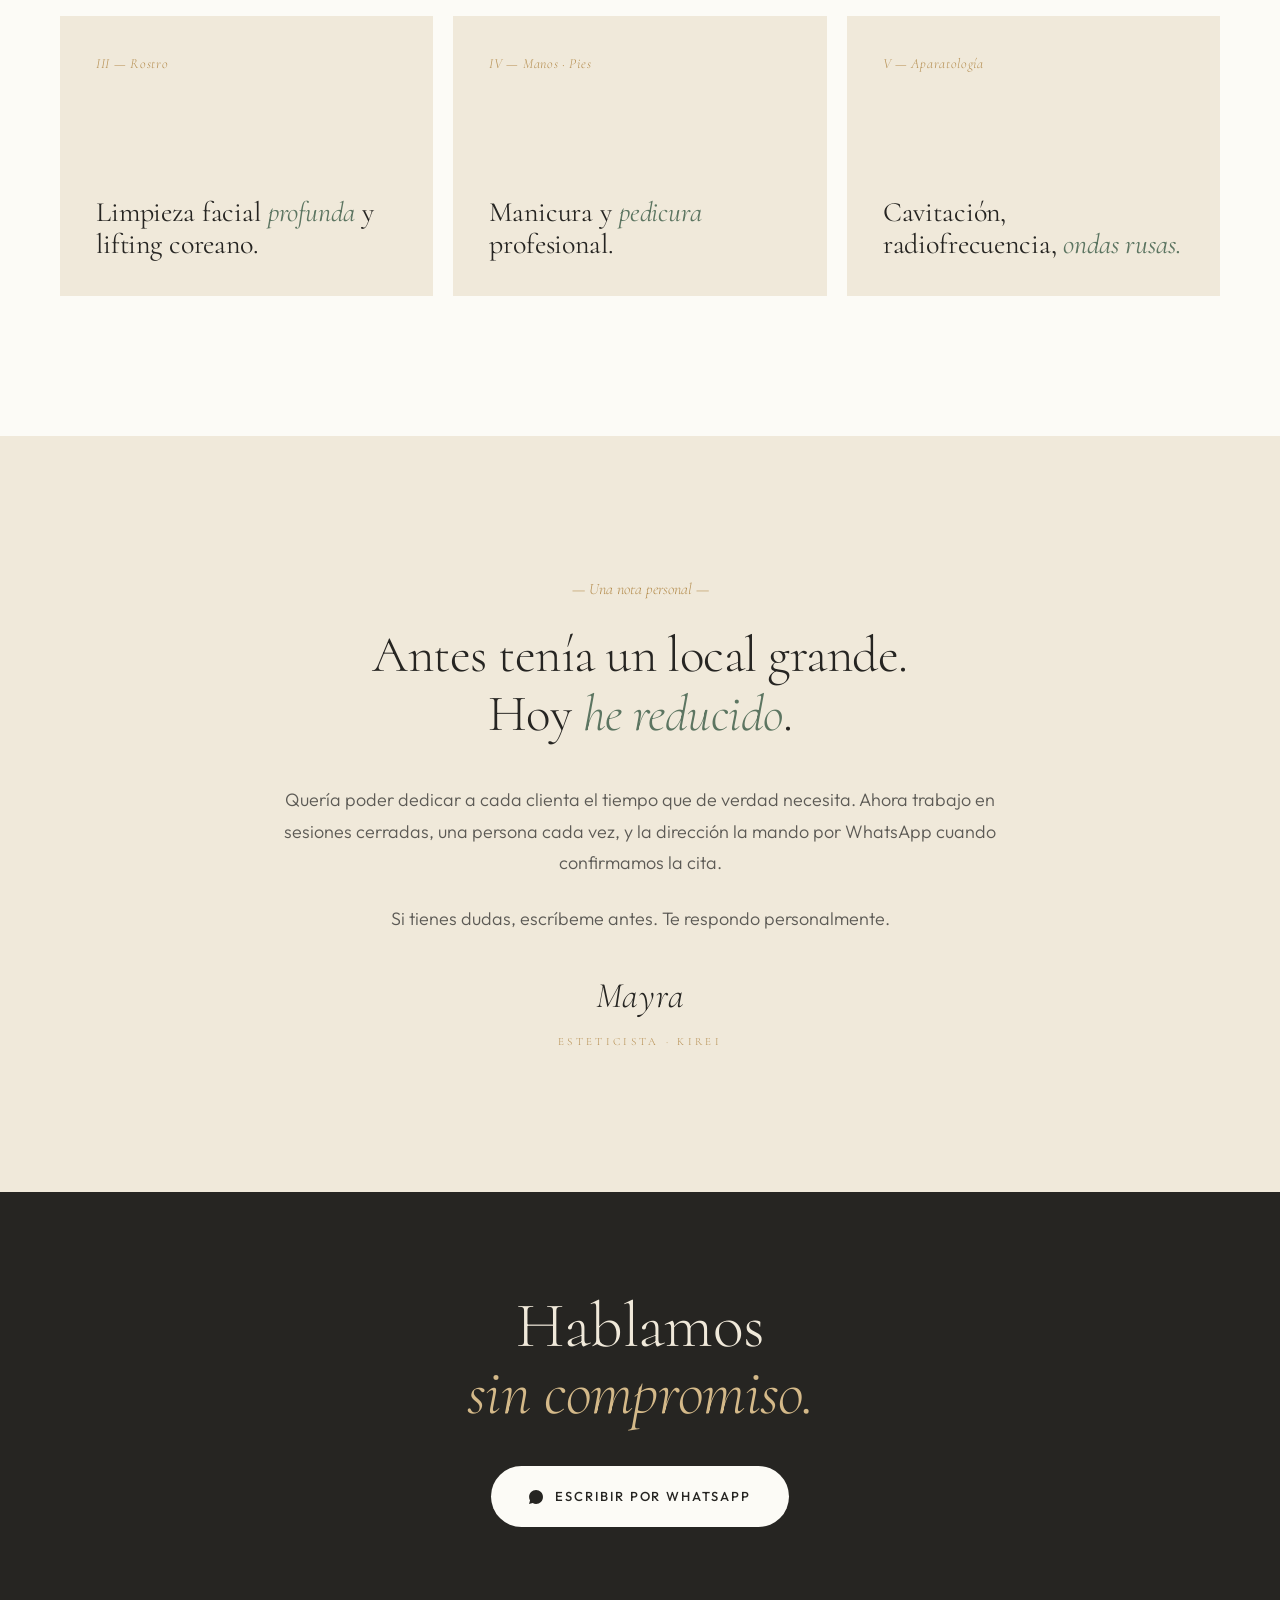
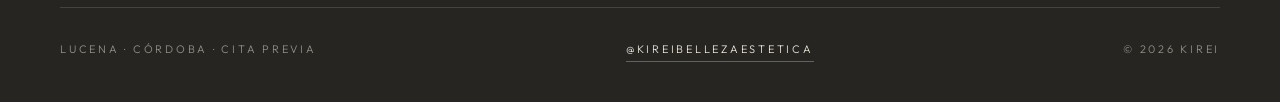
<file: proto/index-b.html>
<!DOCTYPE html>
<html lang="es">
<head>
<meta charset="UTF-8">
<meta name="viewport" content="width=device-width, initial-scale=1.0">
<title>Kirei — B · Boutique Byoode</title>
<link rel="preconnect" href="https://fonts.googleapis.com">
<link rel="preconnect" href="https://fonts.gstatic.com" crossorigin>
<link href="https://fonts.googleapis.com/css2?family=Cormorant:ital,wght@0,300;0,400;0,500;1,300;1,400&family=Outfit:wght@300;400;500&display=swap" rel="stylesheet">
<style>
*{box-sizing:border-box;margin:0;padding:0}
:root{
  --cream:#F0E9DA;--bg:#FCFBF6;--ink:#262522;--ink-soft:#5C5A55;--sage:#8FA38B;--sage-dark:#5C7561;--gold:#B58E50;--gold-soft:#D4B989;--blush:#E5C8B8;
  --serif:'Cormorant',serif;--sans:'Outfit',system-ui,sans-serif;
}
html{scroll-behavior:smooth}
body{background:var(--bg);color:var(--ink);font-family:var(--sans);font-weight:300;line-height:1.65;font-size:16px;-webkit-font-smoothing:antialiased}
img{display:block;max-width:100%;height:auto}
a{color:inherit;text-decoration:none}

/* === NAV con ornamento === */
.nav{position:absolute;top:0;left:0;right:0;z-index:30;display:flex;justify-content:space-between;align-items:center;padding:32px 48px;color:var(--ink)}
.nav-brand{font-family:var(--serif);font-style:italic;font-size:24px;letter-spacing:.02em}
.nav-brand span{color:var(--gold)}
.nav-links{display:flex;gap:36px;font-size:12px;letter-spacing:.25em;text-transform:uppercase}
.nav-links a{position:relative;padding-bottom:4px}
.nav-links a::after{content:'';position:absolute;left:0;bottom:0;width:0;height:1px;background:var(--gold);transition:width .35s ease}
.nav-links a:hover::after{width:100%}
.nav-cta{font-size:12px;letter-spacing:.2em;text-transform:uppercase;border:1px solid var(--ink);padding:10px 22px;border-radius:999px}
@media (max-width:760px){.nav{padding:22px 24px}.nav-links{display:none}}

/* === HERO con foto + texto editorial + ornamentos === */
.hero{position:relative;min-height:100vh;display:grid;grid-template-columns:1.05fr 1fr;gap:0;align-items:stretch;overflow:hidden}
.hero-left{padding:140px 60px 80px 80px;display:flex;flex-direction:column;justify-content:center;position:relative;background:var(--bg)}
.hero-eyebrow{font-family:var(--serif);font-style:italic;font-size:16px;color:var(--gold);margin-bottom:32px;letter-spacing:.03em}
.hero-eyebrow::before{content:'';display:inline-block;width:40px;height:1px;background:var(--gold);vertical-align:middle;margin-right:14px}
.hero-title{font-family:var(--serif);font-weight:300;font-size:clamp(46px,7vw,108px);line-height:1;letter-spacing:-.015em;margin-bottom:32px;color:var(--ink)}
.hero-title em{font-style:italic;color:var(--sage-dark)}
.hero-sub{font-family:var(--serif);font-style:italic;font-size:clamp(18px,2vw,24px);line-height:1.5;color:var(--ink-soft);max-width:460px;margin-bottom:48px}
.hero-actions{display:flex;gap:24px;align-items:center;flex-wrap:wrap}
.btn-wa{display:inline-flex;align-items:center;gap:12px;background:var(--ink);color:var(--bg);padding:18px 32px;border-radius:999px;font-size:13px;letter-spacing:.15em;text-transform:uppercase;transition:transform .3s,box-shadow .3s}
.btn-wa:hover{transform:translateY(-2px);box-shadow:0 14px 36px rgba(38,37,34,.25)}
.btn-link{font-size:12px;letter-spacing:.25em;text-transform:uppercase;color:var(--ink);border-bottom:1px solid var(--gold);padding-bottom:3px}
.hero-right{position:relative;overflow:hidden;background:var(--cream)}
.hero-right img{width:100%;height:100%;object-fit:cover;object-position:center 20%}
.hero-circle{position:absolute;top:80px;right:80px;width:180px;height:180px;border:1px solid var(--gold);border-radius:50%;z-index:2;display:flex;align-items:center;justify-content:center;color:var(--gold);font-family:var(--serif);font-style:italic;font-size:14px;letter-spacing:.05em;text-align:center;line-height:1.4;backdrop-filter:blur(4px);background:rgba(252,251,246,.55)}
.hero-circle span{display:block;font-size:11px;letter-spacing:.3em;text-transform:uppercase;color:var(--ink-soft);margin-bottom:6px;font-style:normal}
@media (max-width:920px){
  .hero{grid-template-columns:1fr;min-height:auto}
  .hero-left{padding:120px 28px 60px;order:2}
  .hero-right{aspect-ratio:4/5;order:1}
  .hero-circle{width:120px;height:120px;top:120px;right:24px;font-size:11px}
}

/* === SERVICIOS asimétrico === */
.servicios{padding:140px 60px;background:var(--bg);max-width:1320px;margin:0 auto}
.serv-head{display:grid;grid-template-columns:1fr 1fr;gap:60px;margin-bottom:80px;align-items:end}
.serv-eyebrow{font-size:11px;letter-spacing:.35em;text-transform:uppercase;color:var(--gold);margin-bottom:18px;display:block}
.serv-h{font-family:var(--serif);font-weight:300;font-size:clamp(40px,5vw,80px);line-height:1;letter-spacing:-.01em}
.serv-h em{font-style:italic;color:var(--sage-dark)}
.serv-intro{font-family:var(--serif);font-style:italic;font-size:20px;line-height:1.55;color:var(--ink-soft);max-width:380px;align-self:end}

.serv-grid{display:grid;grid-template-columns:repeat(6,1fr);gap:20px}
.serv-card{background:var(--cream);padding:36px;display:flex;flex-direction:column;justify-content:space-between;min-height:280px;transition:transform .4s ease,background .4s}
.serv-card:hover{transform:translateY(-4px);background:#EBE3D2}
.serv-card-num{font-family:var(--serif);font-style:italic;font-size:14px;color:var(--gold);letter-spacing:.05em}
.serv-card h3{font-family:var(--serif);font-weight:400;font-size:clamp(20px,2.2vw,28px);line-height:1.15;letter-spacing:-.005em;margin-top:auto}
.serv-card h3 em{font-style:italic;color:var(--sage-dark)}
.serv-card p{font-size:13px;line-height:1.55;color:var(--ink-soft);margin-top:8px}

/* Asymmetric layout */
.serv-1{grid-column:span 3;background:var(--ink);color:var(--cream)}
.serv-1 h3{color:var(--cream)}.serv-1 h3 em{color:var(--gold-soft)}.serv-1 p{color:rgba(240,233,218,.7)}.serv-1 .serv-card-num{color:var(--gold-soft)}
.serv-2{grid-column:span 3;background:var(--sage);color:var(--bg)}
.serv-2 h3{color:var(--bg)}.serv-2 h3 em{color:#fff}.serv-2 p{color:rgba(252,251,246,.85)}.serv-2 .serv-card-num{color:rgba(252,251,246,.7)}
.serv-3{grid-column:span 2}
.serv-4{grid-column:span 2}
.serv-5{grid-column:span 2}
@media (max-width:920px){
  .servicios{padding:80px 24px}
  .serv-head{grid-template-columns:1fr;gap:24px}
  .serv-grid{grid-template-columns:1fr 1fr;gap:12px}
  .serv-1,.serv-2,.serv-3,.serv-4,.serv-5{grid-column:span 1}
  .serv-1,.serv-2{grid-column:span 2}
  .serv-card{padding:24px;min-height:200px}
}

/* === BLOQUE FIRMA Mayra === */
.firma{padding:140px 60px;background:var(--cream);text-align:center}
.firma-inner{max-width:780px;margin:0 auto}
.firma-eyebrow{font-family:var(--serif);font-style:italic;color:var(--gold);font-size:16px;margin-bottom:24px;display:block}
.firma h2{font-family:var(--serif);font-weight:300;font-size:clamp(32px,4vw,56px);line-height:1.15;letter-spacing:-.01em;margin-bottom:40px}
.firma h2 em{font-style:italic;color:var(--sage-dark)}
.firma p{font-size:18px;line-height:1.75;color:var(--ink-soft);margin-bottom:24px}
.firma-signature{font-family:var(--serif);font-style:italic;font-size:36px;color:var(--ink);margin-top:32px;letter-spacing:.02em}
.firma-signature small{display:block;font-size:11px;letter-spacing:.3em;text-transform:uppercase;color:var(--gold);margin-top:8px;letter-spacing:.3em;font-style:normal}
@media (max-width:760px){.firma{padding:80px 24px}}

/* === FOOTER === */
footer{background:var(--ink);color:var(--cream);padding:100px 60px 40px;text-align:center}
.foot-h{font-family:var(--serif);font-weight:300;font-size:clamp(36px,5vw,68px);line-height:1.05;margin-bottom:40px;letter-spacing:-.01em}
.foot-h em{font-style:italic;color:var(--gold-soft)}
.foot-wa{display:inline-flex;align-items:center;gap:12px;background:var(--bg);color:var(--ink);padding:20px 38px;border-radius:999px;font-size:13px;letter-spacing:.15em;text-transform:uppercase;font-weight:500;transition:transform .3s}
.foot-wa:hover{transform:translateY(-2px)}
.foot-meta{margin-top:80px;display:flex;justify-content:space-between;flex-wrap:wrap;gap:24px;font-size:11px;letter-spacing:.25em;text-transform:uppercase;color:rgba(240,233,218,.55);padding-top:32px;border-top:1px solid rgba(240,233,218,.15)}
.foot-meta a{color:var(--cream);border-bottom:1px solid rgba(240,233,218,.3);padding-bottom:2px}
@media (max-width:700px){footer{padding:60px 24px 30px}.foot-meta{justify-content:center;text-align:center}}

.reveal{opacity:0;transform:translateY(40px);transition:opacity 1s cubic-bezier(.16,1,.3,1),transform 1s cubic-bezier(.16,1,.3,1)}
.reveal.in{opacity:1;transform:translateY(0)}
@media (prefers-reduced-motion:reduce){.reveal{opacity:1;transform:none}}
</style>
</head>
<body>

<nav class="nav">
  <a href="#" class="nav-brand">Kirei<span>.</span></a>
  <div class="nav-links">
    <a href="#servicios">Tratamientos</a>
    <a href="#firma">Sobre Mayra</a>
    <a href="#contacto">Contacto</a>
  </div>
  <a href="https://wa.me/34634828566" target="_blank" rel="noopener" class="nav-cta">Cita →</a>
</nav>

<section class="hero">
  <div class="hero-left">
    <span class="hero-eyebrow">Belleza Estética · Lucena</span>
    <h1 class="hero-title">Cada<br>cuerpo,<br><em>una sesión.</em></h1>
    <p class="hero-sub">Tratamientos faciales, corporales y de uñas en cabina privada con Mayra Cano. Cita previa, sin agenda compartida.</p>
    <div class="hero-actions">
      <a href="https://wa.me/34634828566" target="_blank" rel="noopener" class="btn-wa">
        <svg width="14" height="14" viewBox="0 0 24 24" fill="currentColor"><path d="M.057 24l1.687-6.163c-1.041-1.804-1.588-3.849-1.587-5.946.003-6.556 5.338-11.891 11.893-11.891 3.181.001 6.167 1.24 8.413 3.488 2.245 2.248 3.481 5.236 3.48 8.414-.003 6.557-5.338 11.892-11.893 11.892-1.99-.001-3.951-.5-5.688-1.448l-6.305 1.654z"/></svg>
        Pedir cita
      </a>
      <a href="#servicios" class="btn-link">Ver tratamientos →</a>
    </div>
  </div>
  <div class="hero-right">
    <img src="../assets/img/mayra-portrait-02.webp" alt="Mayra Cano · Kirei">
    <div class="hero-circle"><span>Atendido por</span>Mayra<br>Cano</div>
  </div>
</section>

<section class="servicios reveal" id="servicios">
  <div class="serv-head">
    <h2 class="serv-h"><span class="serv-eyebrow">Tratamientos · 13 sesiones · 4 áreas</span>Lo que<br><em>hago bien.</em></h2>
    <p class="serv-intro">Cuatro líneas, trece técnicas, una sola promesa: que la sesión te quede a tu medida y no al revés.</p>
  </div>
  <div class="serv-grid">
    <div class="serv-card serv-1">
      <span class="serv-card-num">I — Cuerpo</span>
      <div>
        <h3>Maderoterapia,<br>drenaje y <em>presoterapia.</em></h3>
        <p>Técnica manual con instrumentos de madera más drenaje linfático. Modelar y desinflamar.</p>
      </div>
    </div>
    <div class="serv-card serv-2">
      <span class="serv-card-num">II — Mirada</span>
      <div>
        <h3>Lifting de pestañas<br><em>y laminación de cejas.</em></h3>
        <p>Curvado y tinte natural. Mirada abierta sin extensiones.</p>
      </div>
    </div>
    <div class="serv-card serv-3">
      <span class="serv-card-num">III — Rostro</span>
      <h3>Limpieza facial <em>profunda</em> y lifting coreano.</h3>
    </div>
    <div class="serv-card serv-4">
      <span class="serv-card-num">IV — Manos · Pies</span>
      <h3>Manicura y <em>pedicura</em> profesional.</h3>
    </div>
    <div class="serv-card serv-5">
      <span class="serv-card-num">V — Aparatología</span>
      <h3>Cavitación, radiofrecuencia, <em>ondas rusas.</em></h3>
    </div>
  </div>
</section>

<section class="firma reveal" id="firma">
  <div class="firma-inner">
    <span class="firma-eyebrow">— Una nota personal —</span>
    <h2>Antes tenía un local grande.<br>Hoy <em>he reducido</em>.</h2>
    <p>Quería poder dedicar a cada clienta el tiempo que de verdad necesita. Ahora trabajo en sesiones cerradas, una persona cada vez, y la dirección la mando por WhatsApp cuando confirmamos la cita.</p>
    <p>Si tienes dudas, escríbeme antes. Te respondo personalmente.</p>
    <div class="firma-signature">Mayra<small>Esteticista · Kirei</small></div>
  </div>
</section>

<footer id="contacto">
  <h2 class="foot-h reveal">Hablamos<br><em>sin compromiso.</em></h2>
  <a href="https://wa.me/34634828566" target="_blank" rel="noopener" class="foot-wa">
    <svg width="14" height="14" viewBox="0 0 24 24" fill="currentColor"><path d="M.057 24l1.687-6.163c-1.041-1.804-1.588-3.849-1.587-5.946.003-6.556 5.338-11.891 11.893-11.891 3.181.001 6.167 1.24 8.413 3.488 2.245 2.248 3.481 5.236 3.48 8.414-.003 6.557-5.338 11.892-11.893 11.892-1.99-.001-3.951-.5-5.688-1.448l-6.305 1.654z"/></svg>
    Escribir por WhatsApp
  </a>
  <div class="foot-meta">
    <span>Lucena · Córdoba · Cita previa</span>
    <a href="https://instagram.com/kireibellezaestetica" target="_blank" rel="noopener">@kireibellezaestetica</a>
    <span>© 2026 Kirei</span>
  </div>
</footer>

<script>
if('IntersectionObserver' in window){
  const io=new IntersectionObserver(es=>es.forEach(e=>{if(e.isIntersecting){e.target.classList.add('in');io.unobserve(e.target);}}),{threshold:.15});
  document.querySelectorAll('.reveal').forEach(el=>io.observe(el));
}else{document.querySelectorAll('.reveal').forEach(el=>el.classList.add('in'));}
</script>
</body>
</html>
</file>
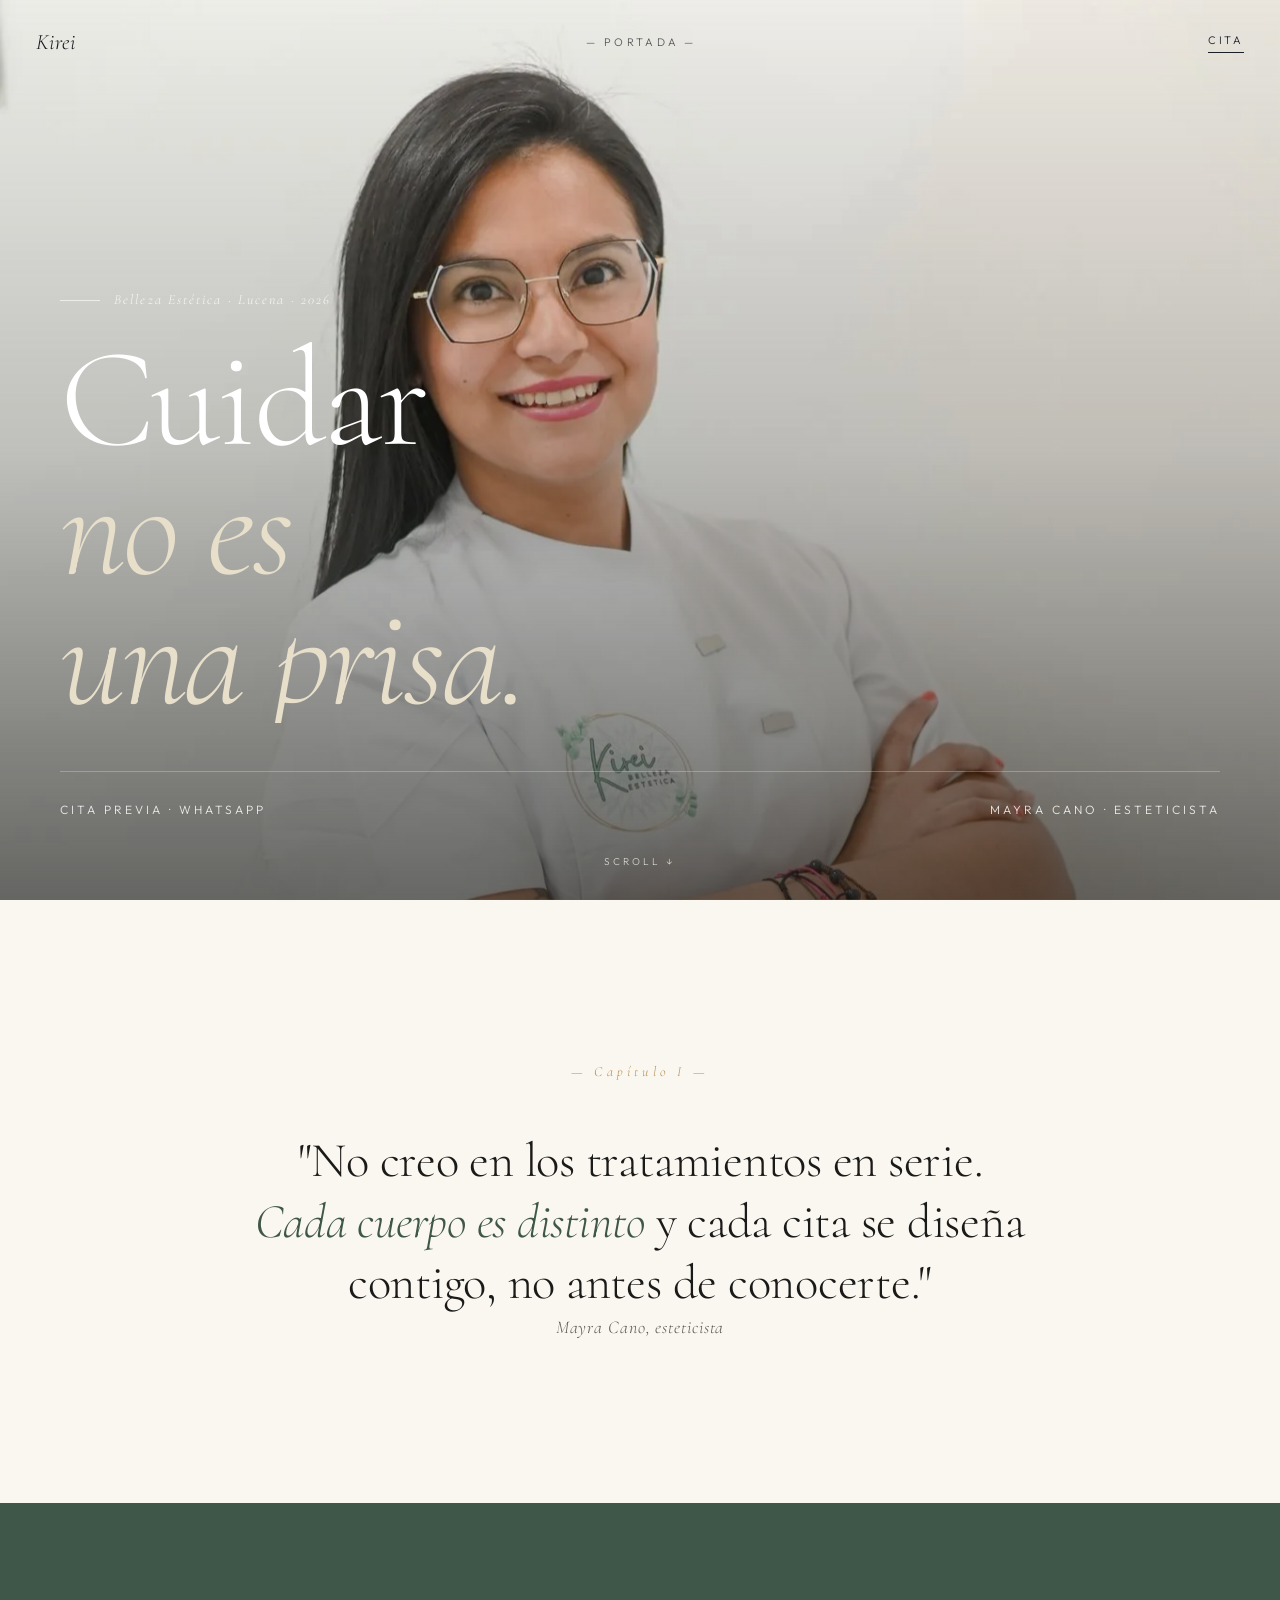
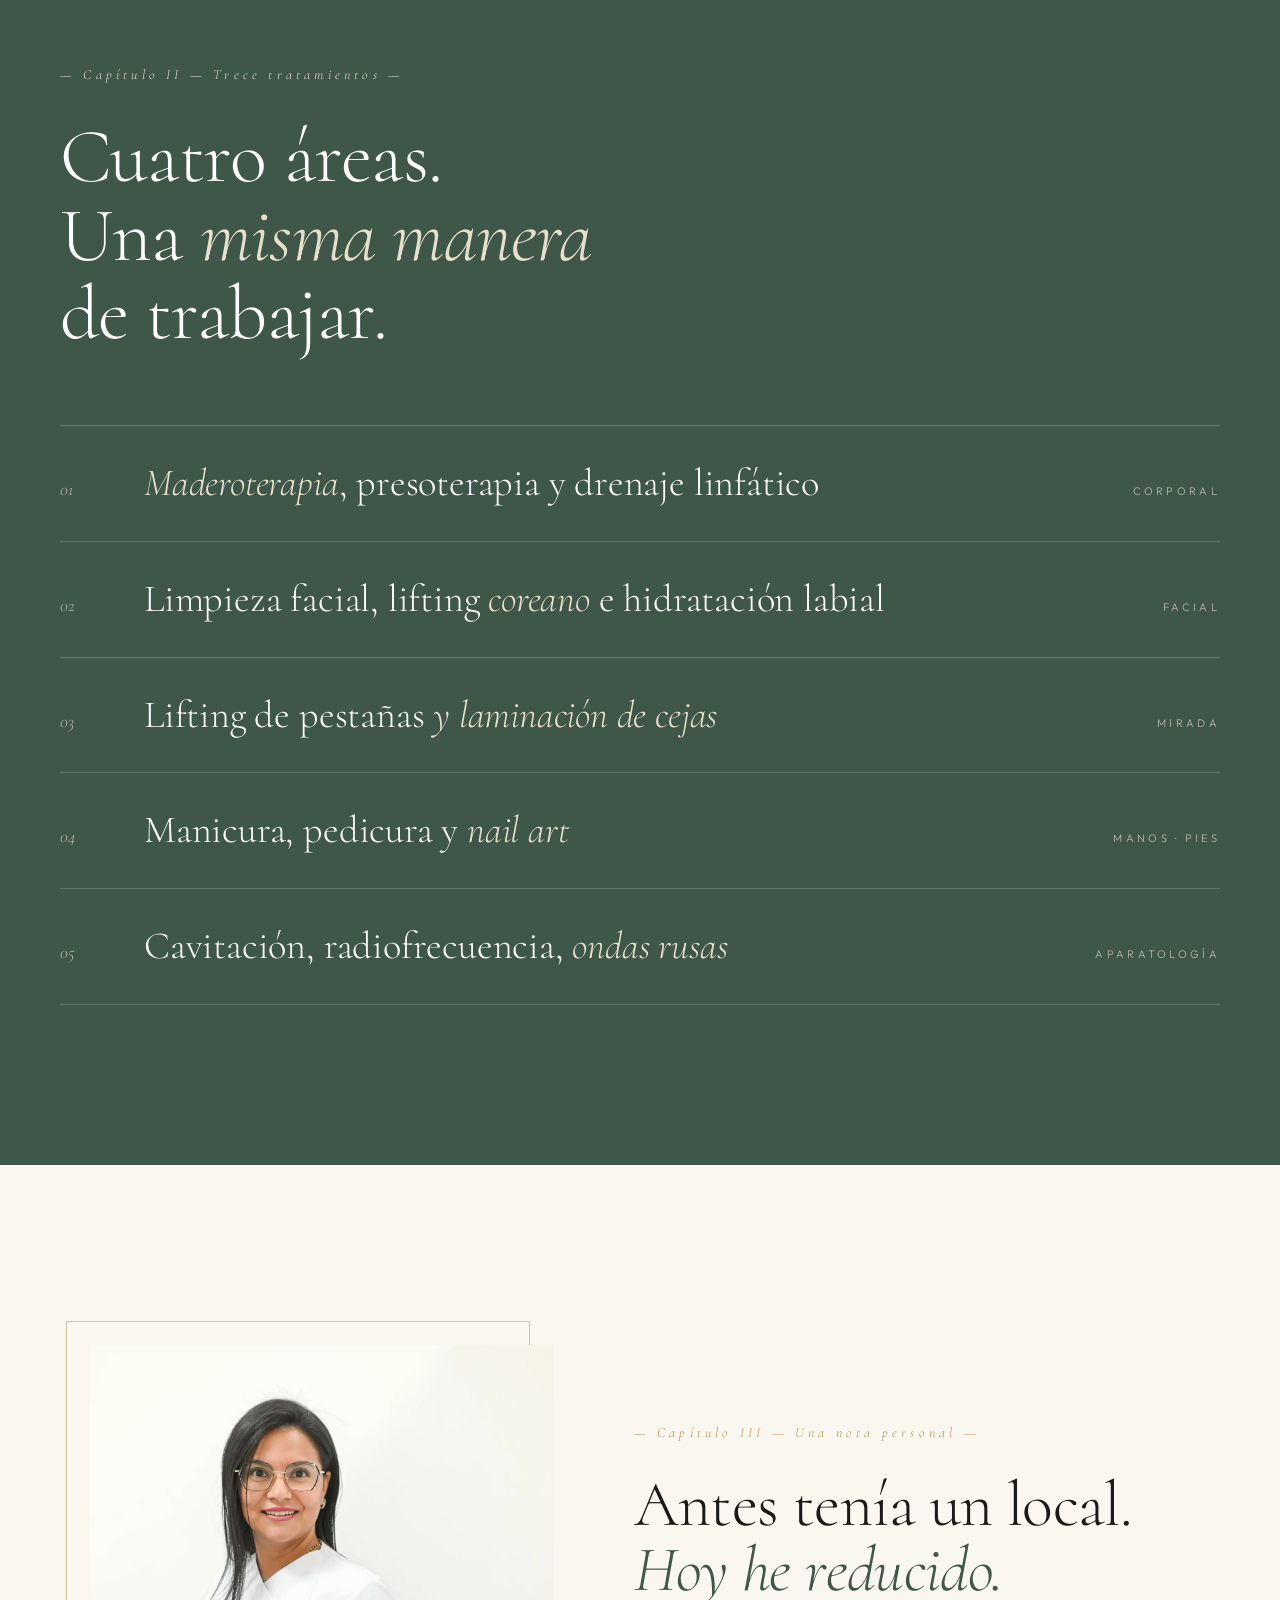
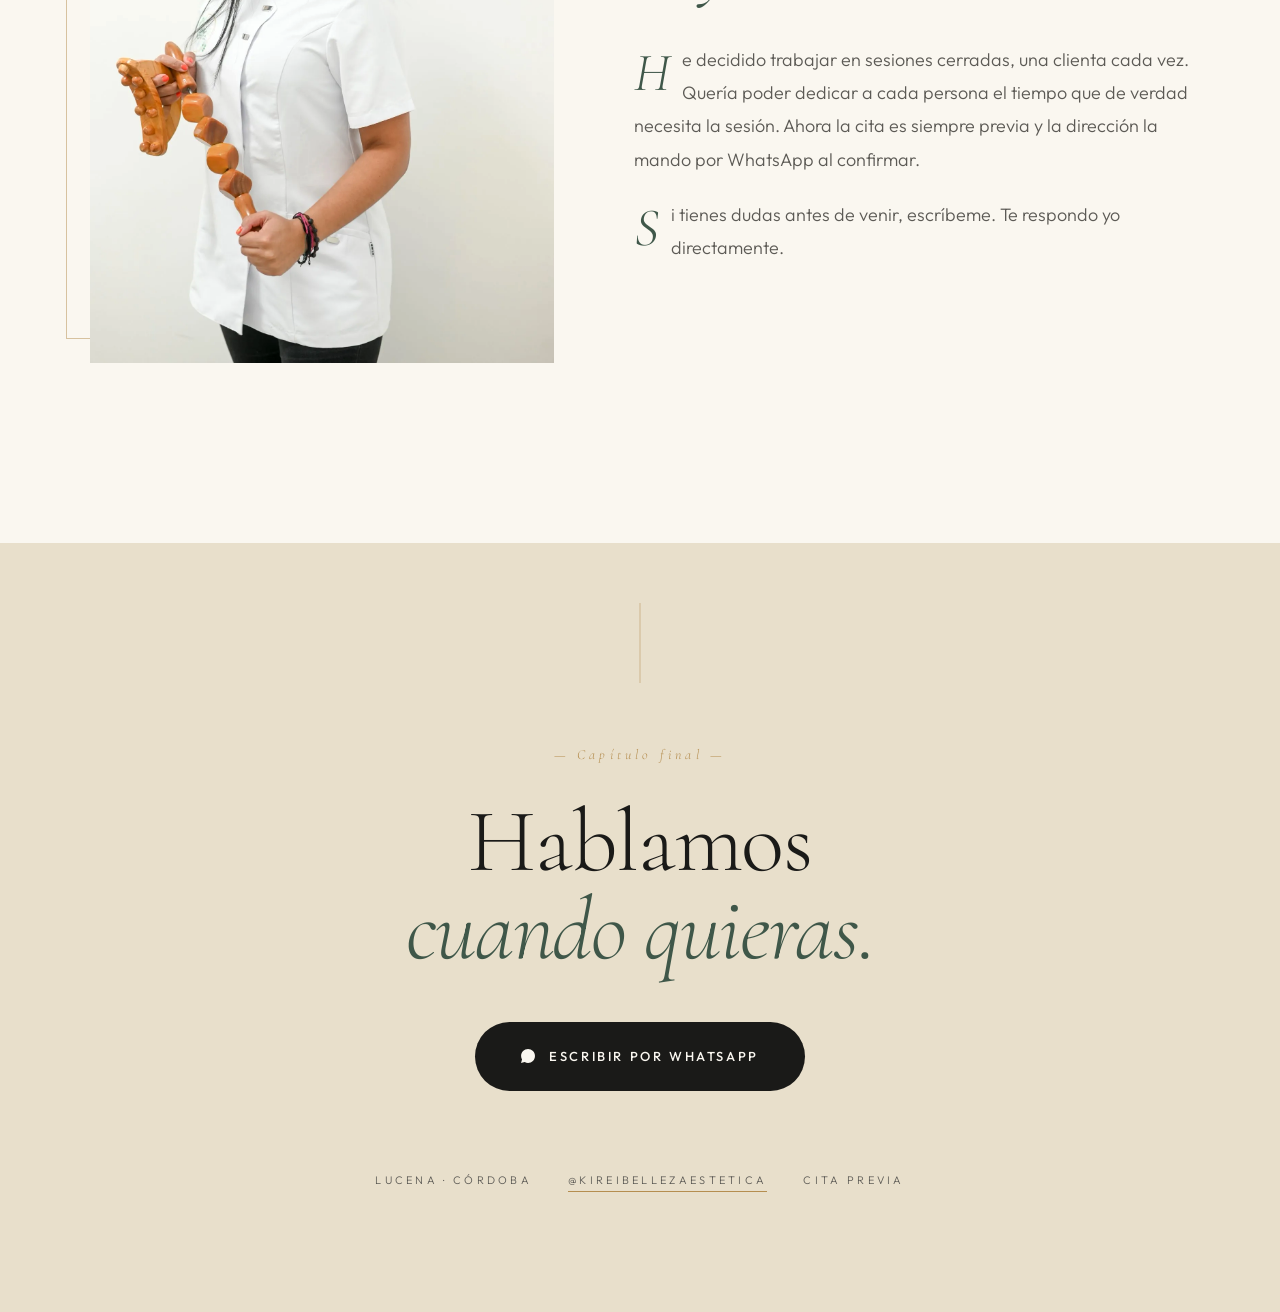
<file: proto/index-c.html>
<!DOCTYPE html>
<html lang="es">
<head>
<meta charset="UTF-8">
<meta name="viewport" content="width=device-width, initial-scale=1.0">
<title>Kirei — C · Long-form storytelling</title>
<link rel="preconnect" href="https://fonts.googleapis.com">
<link rel="preconnect" href="https://fonts.gstatic.com" crossorigin>
<link href="https://fonts.googleapis.com/css2?family=Cormorant:ital,wght@0,300;0,400;0,500;1,300;1,400&family=Outfit:wght@300;400;500&display=swap" rel="stylesheet">
<style>
*{box-sizing:border-box;margin:0;padding:0}
:root{
  --bg:#FAF7F0;--ink:#1A1A18;--ink-soft:#5C5A55;--sage:#7A9580;--sage-deep:#3F5749;--gold:#B58E50;--cream:#E8DFCB;
  --serif:'Cormorant',serif;--sans:'Outfit',system-ui,sans-serif;
}
html{scroll-behavior:smooth;overflow-x:hidden}
body{background:var(--bg);color:var(--ink);font-family:var(--sans);font-weight:300;font-size:16px;line-height:1.65;-webkit-font-smoothing:antialiased;overflow-x:hidden}
img{display:block;max-width:100%;height:auto}
a{color:inherit;text-decoration:none}

/* === NAV indicador capítulos === */
.nav{position:fixed;top:0;left:0;right:0;z-index:50;display:flex;justify-content:space-between;align-items:center;padding:24px 36px;mix-blend-mode:difference;color:#fff}
.nav-brand{font-family:var(--serif);font-style:italic;font-size:22px;letter-spacing:.02em}
.nav-chapter{font-size:11px;letter-spacing:.3em;text-transform:uppercase;opacity:.7}
.nav-cta{font-size:11px;letter-spacing:.25em;text-transform:uppercase;border-bottom:1px solid currentColor;padding-bottom:3px}
@media (max-width:700px){.nav{padding:18px 20px}.nav-chapter{display:none}}

/* === SCROLL progress (mini barra) === */
.progress{position:fixed;top:0;left:0;height:2px;width:0;background:var(--gold);z-index:60;transition:width .1s linear}

/* === CAPÍTULO PORTADA inmersivo === */
.cover{position:relative;height:100vh;min-height:680px;width:100%;overflow:hidden}
.cover-img{position:absolute;inset:0;background-image:url('../assets/img/mayra-portrait-02.webp');background-size:cover;background-position:center 25%;transform:scale(1.08);transition:transform 2.5s ease;will-change:transform}
.cover.in .cover-img{transform:scale(1)}
.cover-overlay{position:absolute;inset:0;background:linear-gradient(180deg,rgba(26,26,24,.05) 0%,rgba(26,26,24,.25) 50%,rgba(26,26,24,.65) 100%)}
.cover-content{position:absolute;left:0;right:0;bottom:0;padding:0 60px 80px;color:#fff;z-index:2}
.cover-cap{font-family:var(--serif);font-style:italic;font-size:14px;letter-spacing:.15em;color:#fff;opacity:.85;margin-bottom:24px;display:block}
.cover-cap::before{content:'';display:inline-block;width:40px;height:1px;background:#fff;vertical-align:middle;margin-right:14px;opacity:.7}
.cover h1{font-family:var(--serif);font-weight:300;font-size:clamp(60px,11vw,160px);line-height:.92;letter-spacing:-.02em;max-width:1100px;color:#fff}
.cover h1 em{font-style:italic;color:#E8DFCB}
.cover-meta{margin-top:48px;display:flex;justify-content:space-between;align-items:flex-end;flex-wrap:wrap;gap:24px;border-top:1px solid rgba(255,255,255,.25);padding-top:28px;color:rgba(255,255,255,.85);font-size:12px;letter-spacing:.25em;text-transform:uppercase}
.cover-scroll{position:absolute;bottom:30px;left:50%;transform:translateX(-50%);color:#fff;font-size:10px;letter-spacing:.3em;text-transform:uppercase;opacity:.7;animation:bounce 2.5s ease-in-out infinite}
@keyframes bounce{0%,100%{transform:translateX(-50%) translateY(0)}50%{transform:translateX(-50%) translateY(8px)}}
@media (max-width:700px){.cover-content{padding:0 22px 60px}.cover-meta{flex-direction:column;gap:12px;align-items:flex-start}}

/* === CAPÍTULO 1 — Quote intro === */
.chapter-quote{padding:160px 60px;text-align:center;background:var(--bg)}
.chapter-quote-num{font-family:var(--serif);font-style:italic;font-size:14px;color:var(--gold);letter-spacing:.3em;margin-bottom:48px;display:block}
.chapter-quote p{font-family:var(--serif);font-weight:300;font-size:clamp(28px,3.8vw,52px);line-height:1.25;letter-spacing:-.005em;max-width:880px;margin:0 auto;color:var(--ink)}
.chapter-quote p em{font-style:italic;color:var(--sage-deep)}
.chapter-quote .author{margin-top:48px;font-family:var(--serif);font-style:italic;font-size:18px;color:var(--ink-soft);letter-spacing:.05em}
@media (max-width:700px){.chapter-quote{padding:80px 24px}}

/* === CAPÍTULO 2 — Banda sage tratamientos === */
.chapter-sage{background:var(--sage-deep);color:#fff;padding:160px 60px;position:relative;overflow:hidden}
.chapter-sage-inner{max-width:1180px;margin:0 auto;position:relative;z-index:2}
.chapter-sage .cap{font-family:var(--serif);font-style:italic;font-size:14px;color:var(--cream);letter-spacing:.3em;margin-bottom:32px;display:block}
.chapter-sage h2{font-family:var(--serif);font-weight:300;font-size:clamp(40px,6vw,88px);line-height:1.02;letter-spacing:-.01em;margin-bottom:72px;max-width:880px}
.chapter-sage h2 em{font-style:italic;color:var(--cream)}
.tratamientos-list{display:flex;flex-direction:column;gap:0;border-top:1px solid rgba(255,255,255,.18)}
.tratamiento{padding:36px 0;border-bottom:1px solid rgba(255,255,255,.18);display:grid;grid-template-columns:60px 1fr auto;align-items:baseline;gap:24px;transition:padding-left .35s ease}
.tratamiento:hover{padding-left:20px}
.tratamiento .num{font-family:var(--serif);font-style:italic;font-size:18px;color:var(--cream);opacity:.7}
.tratamiento h3{font-family:var(--serif);font-weight:300;font-size:clamp(24px,3vw,40px);line-height:1.1;color:#fff;letter-spacing:-.005em}
.tratamiento h3 em{font-style:italic;color:var(--cream)}
.tratamiento .area{font-size:11px;letter-spacing:.3em;text-transform:uppercase;color:var(--cream);opacity:.7}
@media (max-width:700px){
  .chapter-sage{padding:80px 24px}
  .tratamiento{grid-template-columns:36px 1fr;gap:14px;padding:24px 0}
  .tratamiento .area{grid-column:1/-1;padding-left:50px;margin-top:6px;font-size:10px}
}

/* === CAPÍTULO 3 — Bloque editorial Mayra === */
.chapter-mayra{padding:180px 60px;background:var(--bg)}
.chapter-mayra-inner{max-width:1100px;margin:0 auto;display:grid;grid-template-columns:1fr 1.2fr;gap:80px;align-items:center}
.chapter-mayra .cap{font-family:var(--serif);font-style:italic;font-size:14px;color:var(--gold);letter-spacing:.3em;margin-bottom:28px;display:block}
.chapter-mayra h2{font-family:var(--serif);font-weight:300;font-size:clamp(36px,5vw,68px);line-height:1.02;letter-spacing:-.01em;margin-bottom:40px;max-width:560px}
.chapter-mayra h2 em{font-style:italic;color:var(--sage-deep)}
.chapter-mayra p{font-size:18px;line-height:1.85;color:var(--ink-soft);margin-bottom:22px;max-width:560px}
.chapter-mayra p:first-letter{font-family:var(--serif);font-size:54px;font-style:italic;float:left;line-height:.9;padding:6px 12px 0 0;color:var(--sage-deep)}
.chapter-mayra-photo{position:relative}
.chapter-mayra-photo img{width:100%;aspect-ratio:3/4;object-fit:cover;filter:contrast(1.03)}
.chapter-mayra-photo::after{content:'';position:absolute;top:-24px;left:-24px;right:24px;bottom:24px;border:1px solid var(--gold);z-index:-1;opacity:.5}
@media (max-width:880px){
  .chapter-mayra{padding:80px 24px}
  .chapter-mayra-inner{grid-template-columns:1fr;gap:48px}
  .chapter-mayra h2,.chapter-mayra p{max-width:none}
  .chapter-mayra-photo::after{display:none}
}

/* === CAPÍTULO 4 — Cierre invitación === */
.cierre{padding:200px 60px 120px;text-align:center;background:var(--cream);position:relative}
.cierre::before{content:'';position:absolute;top:60px;left:50%;transform:translateX(-50%);width:1px;height:80px;background:var(--gold);opacity:.5}
.cierre .cap{font-family:var(--serif);font-style:italic;font-size:14px;color:var(--gold);letter-spacing:.3em;margin-bottom:32px;display:block}
.cierre h2{font-family:var(--serif);font-weight:300;font-size:clamp(48px,7vw,120px);line-height:.98;letter-spacing:-.015em;margin-bottom:48px;max-width:1000px;margin-left:auto;margin-right:auto;color:var(--ink)}
.cierre h2 em{font-style:italic;color:var(--sage-deep)}
.cierre-cta{display:inline-flex;align-items:center;gap:14px;background:var(--ink);color:var(--bg);padding:24px 46px;font-size:13px;letter-spacing:.2em;text-transform:uppercase;border-radius:999px;font-weight:500;transition:transform .3s,box-shadow .3s}
.cierre-cta:hover{transform:translateY(-2px);box-shadow:0 16px 40px rgba(26,26,24,.25)}
.cierre-meta{margin-top:80px;font-size:11px;letter-spacing:.3em;text-transform:uppercase;color:var(--ink-soft);display:flex;justify-content:center;gap:36px;flex-wrap:wrap}
.cierre-meta a{color:inherit;border-bottom:1px solid var(--gold);padding-bottom:2px}
@media (max-width:700px){.cierre{padding:100px 24px 60px}}

/* === Reveal scroll === */
.reveal{opacity:0;transform:translateY(48px);transition:opacity 1.3s cubic-bezier(.16,1,.3,1),transform 1.3s cubic-bezier(.16,1,.3,1)}
.reveal.in{opacity:1;transform:translateY(0)}
.reveal-line{display:inline-block;overflow:hidden;vertical-align:bottom}
.reveal-line>span{display:inline-block;transform:translateY(110%);transition:transform 1s cubic-bezier(.16,1,.3,1) var(--d,0s)}
.in .reveal-line>span{transform:translateY(0)}
@media (prefers-reduced-motion:reduce){.reveal,.reveal-line>span{opacity:1;transform:none}.cover-img{transform:none!important}}
</style>
</head>
<body>

<div class="progress" id="progress"></div>

<nav class="nav">
  <a href="#" class="nav-brand">Kirei</a>
  <span class="nav-chapter">— Capítulo en curso —</span>
  <a href="https://wa.me/34634828566" target="_blank" rel="noopener" class="nav-cta">Cita</a>
</nav>

<section class="cover reveal" id="cover">
  <div class="cover-img"></div>
  <div class="cover-overlay"></div>
  <div class="cover-content">
    <span class="cover-cap">Belleza Estética · Lucena · 2026</span>
    <h1 class="reveal-line"><span style="--d:.05s">Cuidar</span><br><em class="reveal-line"><span style="--d:.2s">no es</span></em><br><em class="reveal-line"><span style="--d:.35s">una prisa.</span></em></h1>
    <div class="cover-meta">
      <span>Cita previa · WhatsApp</span>
      <span>Mayra Cano · Esteticista</span>
    </div>
  </div>
  <div class="cover-scroll">scroll ↓</div>
</section>

<section class="chapter-quote reveal" id="quote">
  <span class="chapter-quote-num">— Capítulo I —</span>
  <p>"No creo en los tratamientos en serie.<br><em>Cada cuerpo es distinto</em> y cada cita se diseña contigo, no antes de conocerte."</p>
  <span class="author">Mayra Cano, esteticista</span>
</section>

<section class="chapter-sage reveal" id="tratamientos">
  <div class="chapter-sage-inner">
    <span class="cap">— Capítulo II — Trece tratamientos —</span>
    <h2>Cuatro áreas.<br>Una <em>misma manera</em><br>de trabajar.</h2>
    <div class="tratamientos-list">
      <div class="tratamiento">
        <span class="num">01</span>
        <h3><em>Maderoterapia</em>, presoterapia y drenaje linfático</h3>
        <span class="area">Corporal</span>
      </div>
      <div class="tratamiento">
        <span class="num">02</span>
        <h3>Limpieza facial, lifting <em>coreano</em> e hidratación labial</h3>
        <span class="area">Facial</span>
      </div>
      <div class="tratamiento">
        <span class="num">03</span>
        <h3>Lifting de pestañas <em>y laminación de cejas</em></h3>
        <span class="area">Mirada</span>
      </div>
      <div class="tratamiento">
        <span class="num">04</span>
        <h3>Manicura, pedicura y <em>nail art</em></h3>
        <span class="area">Manos · Pies</span>
      </div>
      <div class="tratamiento">
        <span class="num">05</span>
        <h3>Cavitación, radiofrecuencia, <em>ondas rusas</em></h3>
        <span class="area">Aparatología</span>
      </div>
    </div>
  </div>
</section>

<section class="chapter-mayra reveal" id="mayra">
  <div class="chapter-mayra-inner">
    <div class="chapter-mayra-photo">
      <img src="../assets/img/mayra-portrait-01.webp" alt="Mayra Cano">
    </div>
    <div>
      <span class="cap">— Capítulo III — Una nota personal —</span>
      <h2>Antes tenía un local.<br><em>Hoy he reducido.</em></h2>
      <p>He decidido trabajar en sesiones cerradas, una clienta cada vez. Quería poder dedicar a cada persona el tiempo que de verdad necesita la sesión. Ahora la cita es siempre previa y la dirección la mando por WhatsApp al confirmar.</p>
      <p>Si tienes dudas antes de venir, escríbeme. Te respondo yo directamente.</p>
    </div>
  </div>
</section>

<section class="cierre reveal" id="contacto">
  <span class="cap">— Capítulo final —</span>
  <h2>Hablamos<br><em>cuando quieras.</em></h2>
  <a href="https://wa.me/34634828566" target="_blank" rel="noopener" class="cierre-cta">
    <svg width="14" height="14" viewBox="0 0 24 24" fill="currentColor"><path d="M.057 24l1.687-6.163c-1.041-1.804-1.588-3.849-1.587-5.946.003-6.556 5.338-11.891 11.893-11.891 3.181.001 6.167 1.24 8.413 3.488 2.245 2.248 3.481 5.236 3.48 8.414-.003 6.557-5.338 11.892-11.893 11.892-1.99-.001-3.951-.5-5.688-1.448l-6.305 1.654z"/></svg>
    Escribir por WhatsApp
  </a>
  <div class="cierre-meta">
    <span>Lucena · Córdoba</span>
    <a href="https://instagram.com/kireibellezaestetica" target="_blank" rel="noopener">@kireibellezaestetica</a>
    <span>Cita previa</span>
  </div>
</section>

<script>
// Reveal
if('IntersectionObserver' in window){
  const io=new IntersectionObserver(es=>es.forEach(e=>{if(e.isIntersecting){e.target.classList.add('in');io.unobserve(e.target);}}),{threshold:.12});
  document.querySelectorAll('.reveal').forEach(el=>io.observe(el));
}else{document.querySelectorAll('.reveal').forEach(el=>el.classList.add('in'));}

// Capítulo activo en nav
const chapters=[{id:'cover',name:'Portada'},{id:'quote',name:'Capítulo I'},{id:'tratamientos',name:'Capítulo II'},{id:'mayra',name:'Capítulo III'},{id:'contacto',name:'Capítulo final'}];
const navChap=document.querySelector('.nav-chapter');
const progress=document.getElementById('progress');
window.addEventListener('scroll',()=>{
  const y=window.scrollY+window.innerHeight*.35;
  let cur=chapters[0].name;
  chapters.forEach(c=>{const el=document.getElementById(c.id);if(el&&el.offsetTop<=y)cur='— '+c.name+' —'});
  navChap.textContent=cur;
  const max=document.body.scrollHeight-window.innerHeight;
  progress.style.width=((window.scrollY/max)*100)+'%';
});
</script>
</body>
</html>
</file>
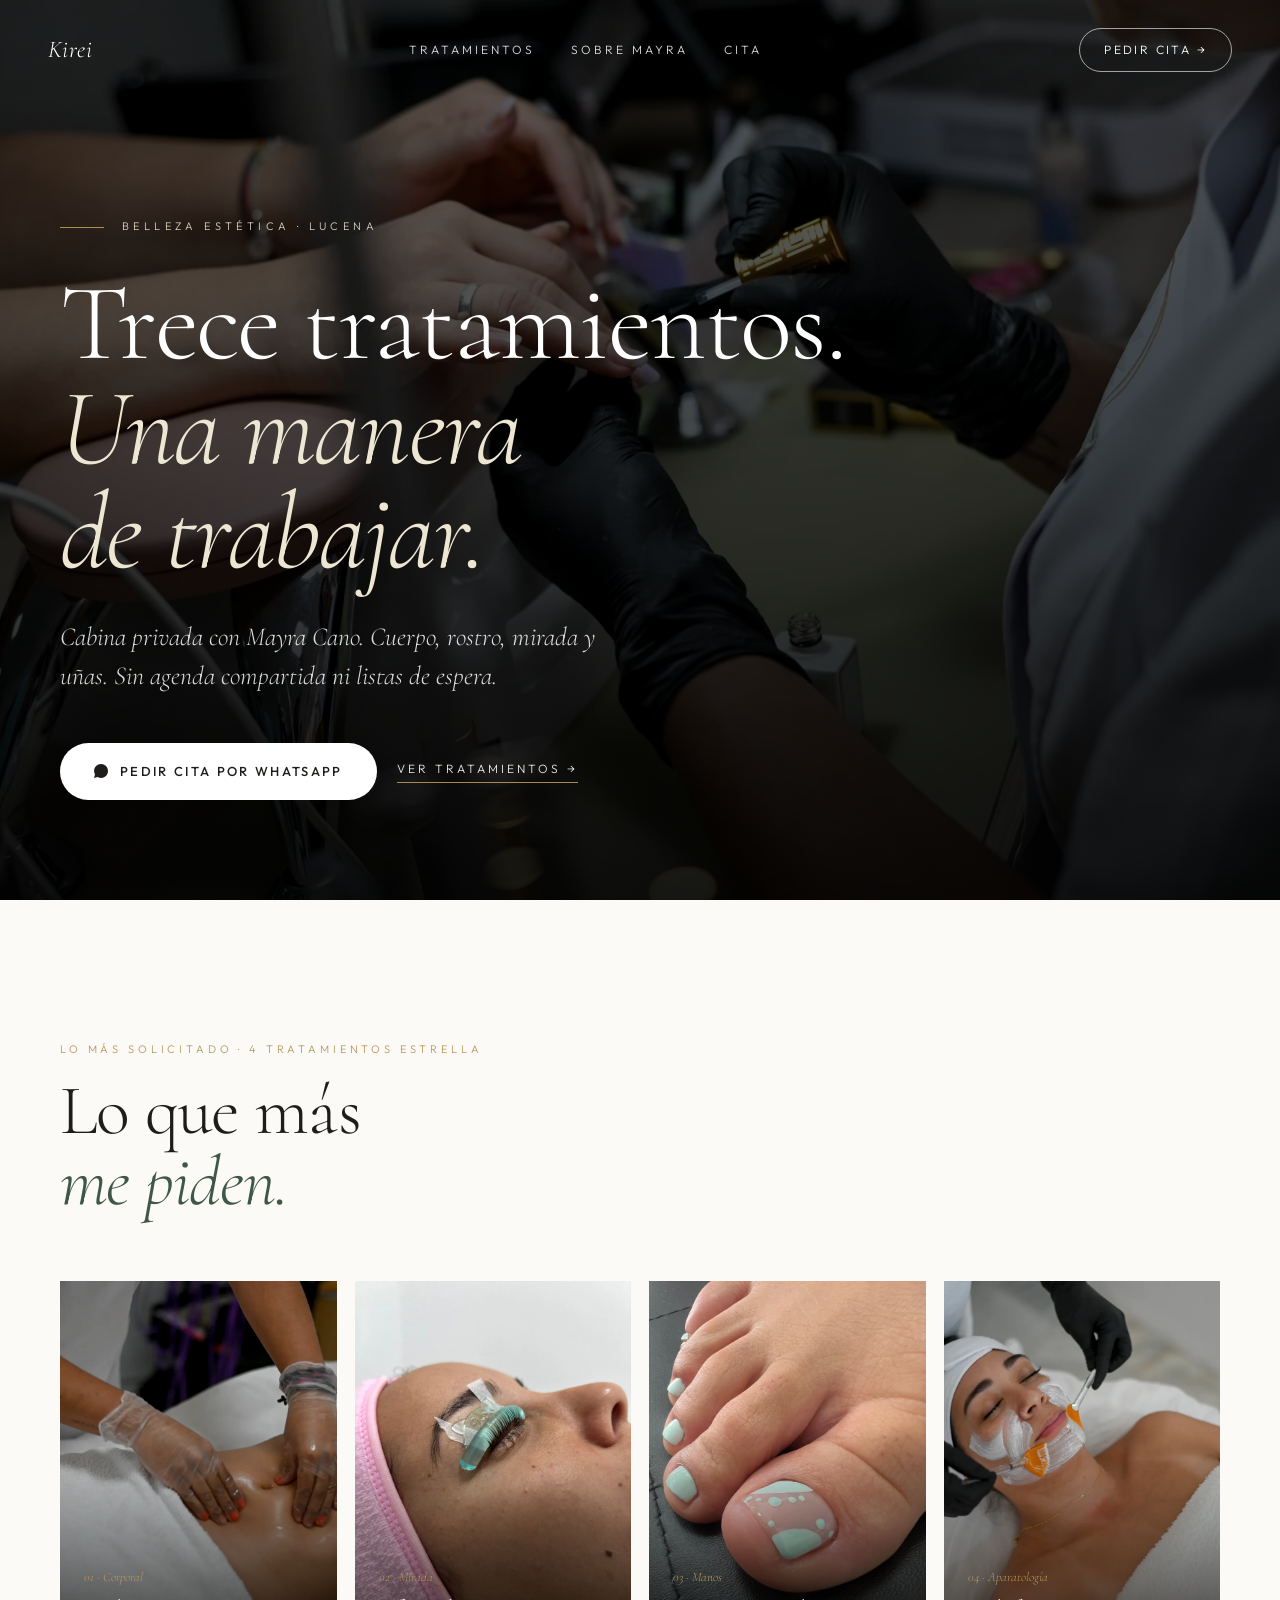
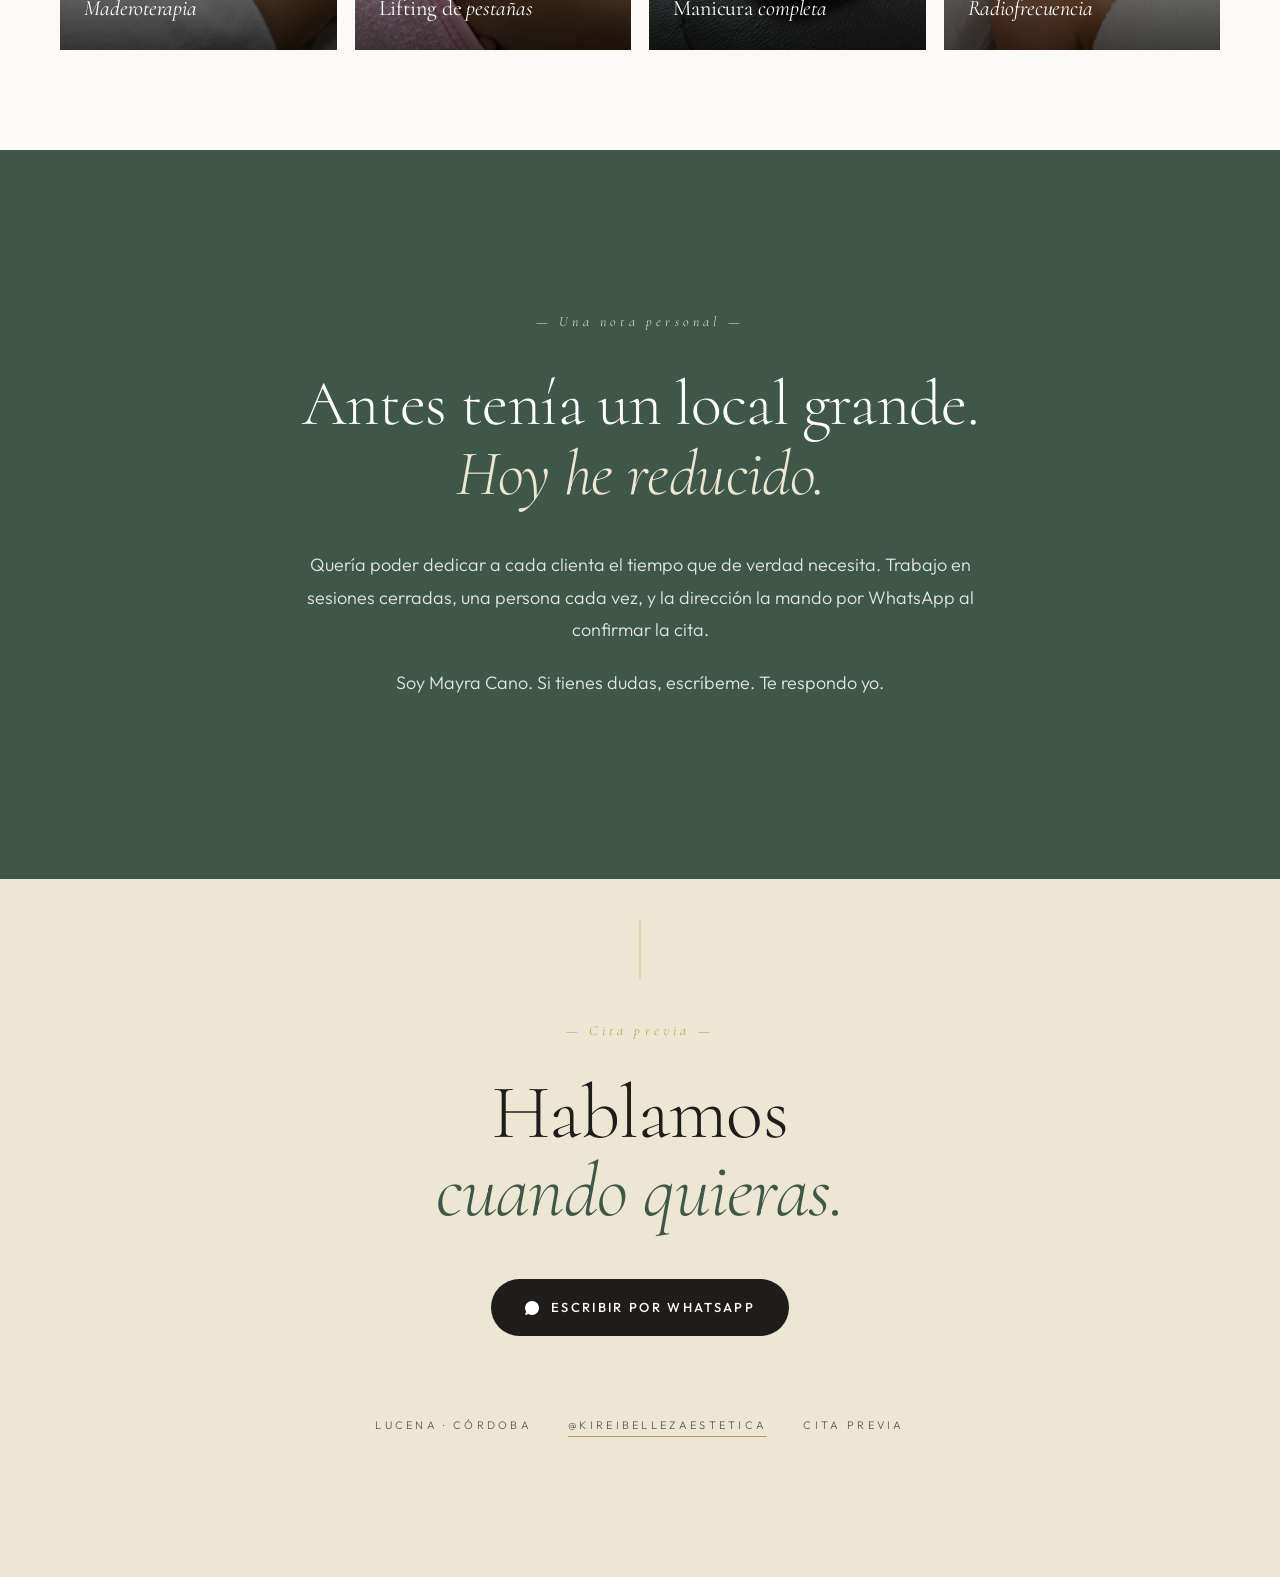
<file: proto/index-d.html>
<!DOCTYPE html>
<html lang="es">
<head>
<meta charset="UTF-8">
<meta name="viewport" content="width=device-width, initial-scale=1.0">
<title>Kirei — D · Hero cabina (Ellemes)</title>
<link rel="preconnect" href="https://fonts.googleapis.com">
<link rel="preconnect" href="https://fonts.gstatic.com" crossorigin>
<link href="https://fonts.googleapis.com/css2?family=Cormorant:ital,wght@0,300;0,400;1,300;1,400&family=Outfit:wght@300;400;500&display=swap" rel="stylesheet">
<style>
*{box-sizing:border-box;margin:0;padding:0}
:root{
  --bg:#FBFAF6;--ink:#1E1D1B;--ink-soft:#5C5A55;--sage:#7A9580;--sage-deep:#3F5749;--gold:#B8975A;--cream:#EDE6D2;
  --serif:'Cormorant',serif;--sans:'Outfit',system-ui,sans-serif;
}
html{scroll-behavior:smooth}
body{background:var(--bg);color:var(--ink);font-family:var(--sans);font-weight:300;font-size:16px;line-height:1.65;-webkit-font-smoothing:antialiased}
img{display:block;max-width:100%;height:auto}
a{color:inherit;text-decoration:none}

/* === NAV sobre hero oscuro === */
.nav{position:absolute;top:0;left:0;right:0;z-index:50;display:flex;justify-content:space-between;align-items:center;padding:28px 48px;color:#fff}
.nav-brand{font-family:var(--serif);font-style:italic;font-size:24px;letter-spacing:.02em;color:#fff}
.nav-links{display:flex;gap:36px;font-size:12px;letter-spacing:.25em;text-transform:uppercase;color:rgba(255,255,255,.85)}
.nav-cta{font-size:12px;letter-spacing:.2em;text-transform:uppercase;border:1px solid rgba(255,255,255,.6);padding:11px 24px;border-radius:999px;color:#fff;transition:background .3s}
.nav-cta:hover{background:#fff;color:var(--ink)}
@media (max-width:760px){.nav{padding:20px 24px}.nav-links{display:none}}

/* === HERO foto cabina oscuro === */
.hero{position:relative;min-height:100vh;display:flex;align-items:flex-end;overflow:hidden;background:#1A1A18}
.hero-bg{position:absolute;inset:0;background-image:url('../assets/img/manicura-trabajo-01.webp');background-size:cover;background-position:center;filter:brightness(.55) contrast(1.05) saturate(.85);transform:scale(1.05);transition:transform 8s ease-out}
.hero.in .hero-bg{transform:scale(1)}
.hero::after{content:'';position:absolute;inset:0;background:linear-gradient(180deg,rgba(0,0,0,.3) 0%,rgba(0,0,0,.5) 50%,rgba(0,0,0,.85) 100%);z-index:1}
.hero-content{position:relative;z-index:2;padding:0 60px 100px;color:#fff;max-width:1100px}
.hero-eyebrow{font-size:11px;letter-spacing:.4em;text-transform:uppercase;color:var(--cream);margin-bottom:36px;display:block;opacity:.9}
.hero-eyebrow::before{content:'';display:inline-block;width:44px;height:1px;background:var(--gold);vertical-align:middle;margin-right:18px}
.hero h1{font-family:var(--serif);font-weight:300;font-size:clamp(48px,8.5vw,128px);line-height:.96;letter-spacing:-.015em;margin-bottom:32px;max-width:900px}
.hero h1 em{font-style:italic;color:var(--cream)}
.hero-sub{font-family:var(--serif);font-style:italic;font-size:clamp(18px,2.2vw,26px);max-width:560px;line-height:1.5;color:rgba(255,255,255,.85);margin-bottom:48px}
.hero-actions{display:flex;gap:20px;align-items:center;flex-wrap:wrap}
.btn-wa{display:inline-flex;align-items:center;gap:12px;background:#fff;color:var(--ink);padding:18px 34px;border-radius:999px;font-size:13px;letter-spacing:.18em;text-transform:uppercase;font-weight:500;transition:transform .3s,box-shadow .3s}
.btn-wa:hover{transform:translateY(-2px);box-shadow:0 14px 36px rgba(0,0,0,.4)}
.btn-link{font-size:12px;letter-spacing:.25em;text-transform:uppercase;color:#fff;border-bottom:1px solid var(--gold);padding-bottom:3px;opacity:.9}
@media (max-width:760px){.hero-content{padding:0 24px 70px}}

/* === BANDA SERVICIOS top con fotos === */
.tops{padding:140px 60px 100px;background:var(--bg)}
.tops-head{max-width:1180px;margin:0 auto 64px}
.tops-eyebrow{font-size:11px;letter-spacing:.35em;text-transform:uppercase;color:var(--gold);margin-bottom:18px;display:block}
.tops h2{font-family:var(--serif);font-weight:300;font-size:clamp(38px,5.5vw,76px);line-height:1;letter-spacing:-.01em;max-width:780px}
.tops h2 em{font-style:italic;color:var(--sage-deep)}
.tops-grid{display:grid;grid-template-columns:repeat(4,1fr);gap:18px;max-width:1320px;margin:0 auto}
.top-card{position:relative;overflow:hidden;aspect-ratio:3/4;cursor:pointer}
.top-card img{width:100%;height:100%;object-fit:cover;transition:transform .9s cubic-bezier(.16,1,.3,1);filter:contrast(1.03) saturate(.95)}
.top-card:hover img{transform:scale(1.06)}
.top-card::after{content:'';position:absolute;inset:0;background:linear-gradient(180deg,transparent 40%,rgba(0,0,0,.7) 100%)}
.top-card-body{position:absolute;bottom:0;left:0;right:0;padding:28px 24px;z-index:2;color:#fff}
.top-card-num{font-family:var(--serif);font-style:italic;font-size:13px;color:var(--gold);margin-bottom:8px;display:block}
.top-card h3{font-family:var(--serif);font-weight:400;font-size:22px;line-height:1.15;letter-spacing:-.005em}
.top-card h3 em{font-style:italic}
@media (max-width:880px){.tops{padding:80px 24px}.tops-grid{grid-template-columns:1fr 1fr;gap:10px}.top-card h3{font-size:18px}}

/* === BANDA SAGE intro === */
.intro-sage{background:var(--sage-deep);color:#fff;padding:160px 60px;text-align:center}
.intro-sage-inner{max-width:920px;margin:0 auto}
.intro-sage-cap{font-family:var(--serif);font-style:italic;font-size:14px;color:var(--cream);letter-spacing:.3em;margin-bottom:36px;display:block}
.intro-sage h2{font-family:var(--serif);font-weight:300;font-size:clamp(34px,5vw,68px);line-height:1.1;letter-spacing:-.01em;margin-bottom:40px}
.intro-sage h2 em{font-style:italic;color:var(--cream)}
.intro-sage p{font-size:18px;line-height:1.8;color:rgba(255,255,255,.85);max-width:680px;margin:0 auto 20px}
@media (max-width:760px){.intro-sage{padding:80px 24px}}

/* === CTA FINAL fotodetalle === */
.cierre{padding:140px 60px;background:var(--cream);text-align:center;position:relative;overflow:hidden}
.cierre::before{content:'';position:absolute;top:40px;left:50%;transform:translateX(-50%);width:1px;height:60px;background:var(--gold);opacity:.5}
.cierre-cap{font-family:var(--serif);font-style:italic;font-size:14px;color:var(--gold);letter-spacing:.3em;margin-bottom:32px;display:block}
.cierre h2{font-family:var(--serif);font-weight:300;font-size:clamp(40px,6vw,92px);line-height:1.02;letter-spacing:-.01em;margin-bottom:48px;max-width:920px;margin-left:auto;margin-right:auto}
.cierre h2 em{font-style:italic;color:var(--sage-deep)}
.cierre .btn-wa{background:var(--ink);color:#fff}
.cierre-meta{margin-top:80px;font-size:11px;letter-spacing:.3em;text-transform:uppercase;color:var(--ink-soft);display:flex;justify-content:center;gap:36px;flex-wrap:wrap}
.cierre-meta a{color:inherit;border-bottom:1px solid var(--gold);padding-bottom:2px}
@media (max-width:700px){.cierre{padding:80px 24px}}

.reveal{opacity:0;transform:translateY(40px);transition:opacity 1.1s cubic-bezier(.16,1,.3,1),transform 1.1s cubic-bezier(.16,1,.3,1)}
.reveal.in{opacity:1;transform:translateY(0)}
@media (prefers-reduced-motion:reduce){.reveal,.hero-bg{opacity:1;transform:none!important}}
</style>
</head>
<body>

<nav class="nav">
  <a href="#" class="nav-brand">Kirei</a>
  <div class="nav-links">
    <a href="#tops">Tratamientos</a>
    <a href="#intro">Sobre Mayra</a>
    <a href="#contacto">Cita</a>
  </div>
  <a href="https://wa.me/34634828566" target="_blank" rel="noopener" class="nav-cta">Pedir cita →</a>
</nav>

<section class="hero reveal">
  <div class="hero-bg"></div>
  <div class="hero-content">
    <span class="hero-eyebrow">Belleza Estética · Lucena</span>
    <h1>Trece tratamientos.<br><em>Una manera<br>de trabajar.</em></h1>
    <p class="hero-sub">Cabina privada con Mayra Cano. Cuerpo, rostro, mirada y uñas. Sin agenda compartida ni listas de espera.</p>
    <div class="hero-actions">
      <a href="https://wa.me/34634828566" target="_blank" rel="noopener" class="btn-wa">
        <svg width="14" height="14" viewBox="0 0 24 24" fill="currentColor"><path d="M.057 24l1.687-6.163c-1.041-1.804-1.588-3.849-1.587-5.946.003-6.556 5.338-11.891 11.893-11.891 3.181.001 6.167 1.24 8.413 3.488 2.245 2.248 3.481 5.236 3.48 8.414-.003 6.557-5.338 11.892-11.893 11.892-1.99-.001-3.951-.5-5.688-1.448l-6.305 1.654z"/></svg>
        Pedir cita por WhatsApp
      </a>
      <a href="#tops" class="btn-link">Ver tratamientos →</a>
    </div>
  </div>
</section>

<section class="tops reveal" id="tops">
  <div class="tops-head">
    <span class="tops-eyebrow">Lo más solicitado · 4 tratamientos estrella</span>
    <h2>Lo que más<br><em>me piden.</em></h2>
  </div>
  <div class="tops-grid">
    <div class="top-card">
      <img src="../assets/img/corporal-detalle-01.webp" alt="Maderoterapia">
      <div class="top-card-body">
        <span class="top-card-num">01 · Corporal</span>
        <h3><em>Maderoterapia</em></h3>
      </div>
    </div>
    <div class="top-card">
      <img src="../assets/img/lifting-pestanas-02.webp" alt="Lifting pestañas">
      <div class="top-card-body">
        <span class="top-card-num">02 · Mirada</span>
        <h3>Lifting de <em>pestañas</em></h3>
      </div>
    </div>
    <div class="top-card">
      <img src="../assets/img/manicura-pastel-01.webp" alt="Manicura">
      <div class="top-card-body">
        <span class="top-card-num">03 · Manos</span>
        <h3>Manicura <em>completa</em></h3>
      </div>
    </div>
    <div class="top-card">
      <img src="../assets/img/tratamiento-01.webp" alt="Radiofrecuencia">
      <div class="top-card-body">
        <span class="top-card-num">04 · Aparatología</span>
        <h3><em>Radiofrecuencia</em></h3>
      </div>
    </div>
  </div>
</section>

<section class="intro-sage reveal" id="intro">
  <div class="intro-sage-inner">
    <span class="intro-sage-cap">— Una nota personal —</span>
    <h2>Antes tenía un local grande.<br><em>Hoy he reducido.</em></h2>
    <p>Quería poder dedicar a cada clienta el tiempo que de verdad necesita. Trabajo en sesiones cerradas, una persona cada vez, y la dirección la mando por WhatsApp al confirmar la cita.</p>
    <p>Soy Mayra Cano. Si tienes dudas, escríbeme. Te respondo yo.</p>
  </div>
</section>

<section class="cierre reveal" id="contacto">
  <span class="cierre-cap">— Cita previa —</span>
  <h2>Hablamos<br><em>cuando quieras.</em></h2>
  <a href="https://wa.me/34634828566" target="_blank" rel="noopener" class="btn-wa">
    <svg width="14" height="14" viewBox="0 0 24 24" fill="currentColor"><path d="M.057 24l1.687-6.163c-1.041-1.804-1.588-3.849-1.587-5.946.003-6.556 5.338-11.891 11.893-11.891 3.181.001 6.167 1.24 8.413 3.488 2.245 2.248 3.481 5.236 3.48 8.414-.003 6.557-5.338 11.892-11.893 11.892-1.99-.001-3.951-.5-5.688-1.448l-6.305 1.654z"/></svg>
    Escribir por WhatsApp
  </a>
  <div class="cierre-meta">
    <span>Lucena · Córdoba</span>
    <a href="https://instagram.com/kireibellezaestetica" target="_blank" rel="noopener">@kireibellezaestetica</a>
    <span>Cita previa</span>
  </div>
</section>

<script>
if('IntersectionObserver' in window){
  const io=new IntersectionObserver(es=>es.forEach(e=>{if(e.isIntersecting){e.target.classList.add('in');io.unobserve(e.target);}}),{threshold:.12});
  document.querySelectorAll('.reveal').forEach(el=>io.observe(el));
}else{document.querySelectorAll('.reveal').forEach(el=>el.classList.add('in'));}
</script>
</body>
</html>
</file>
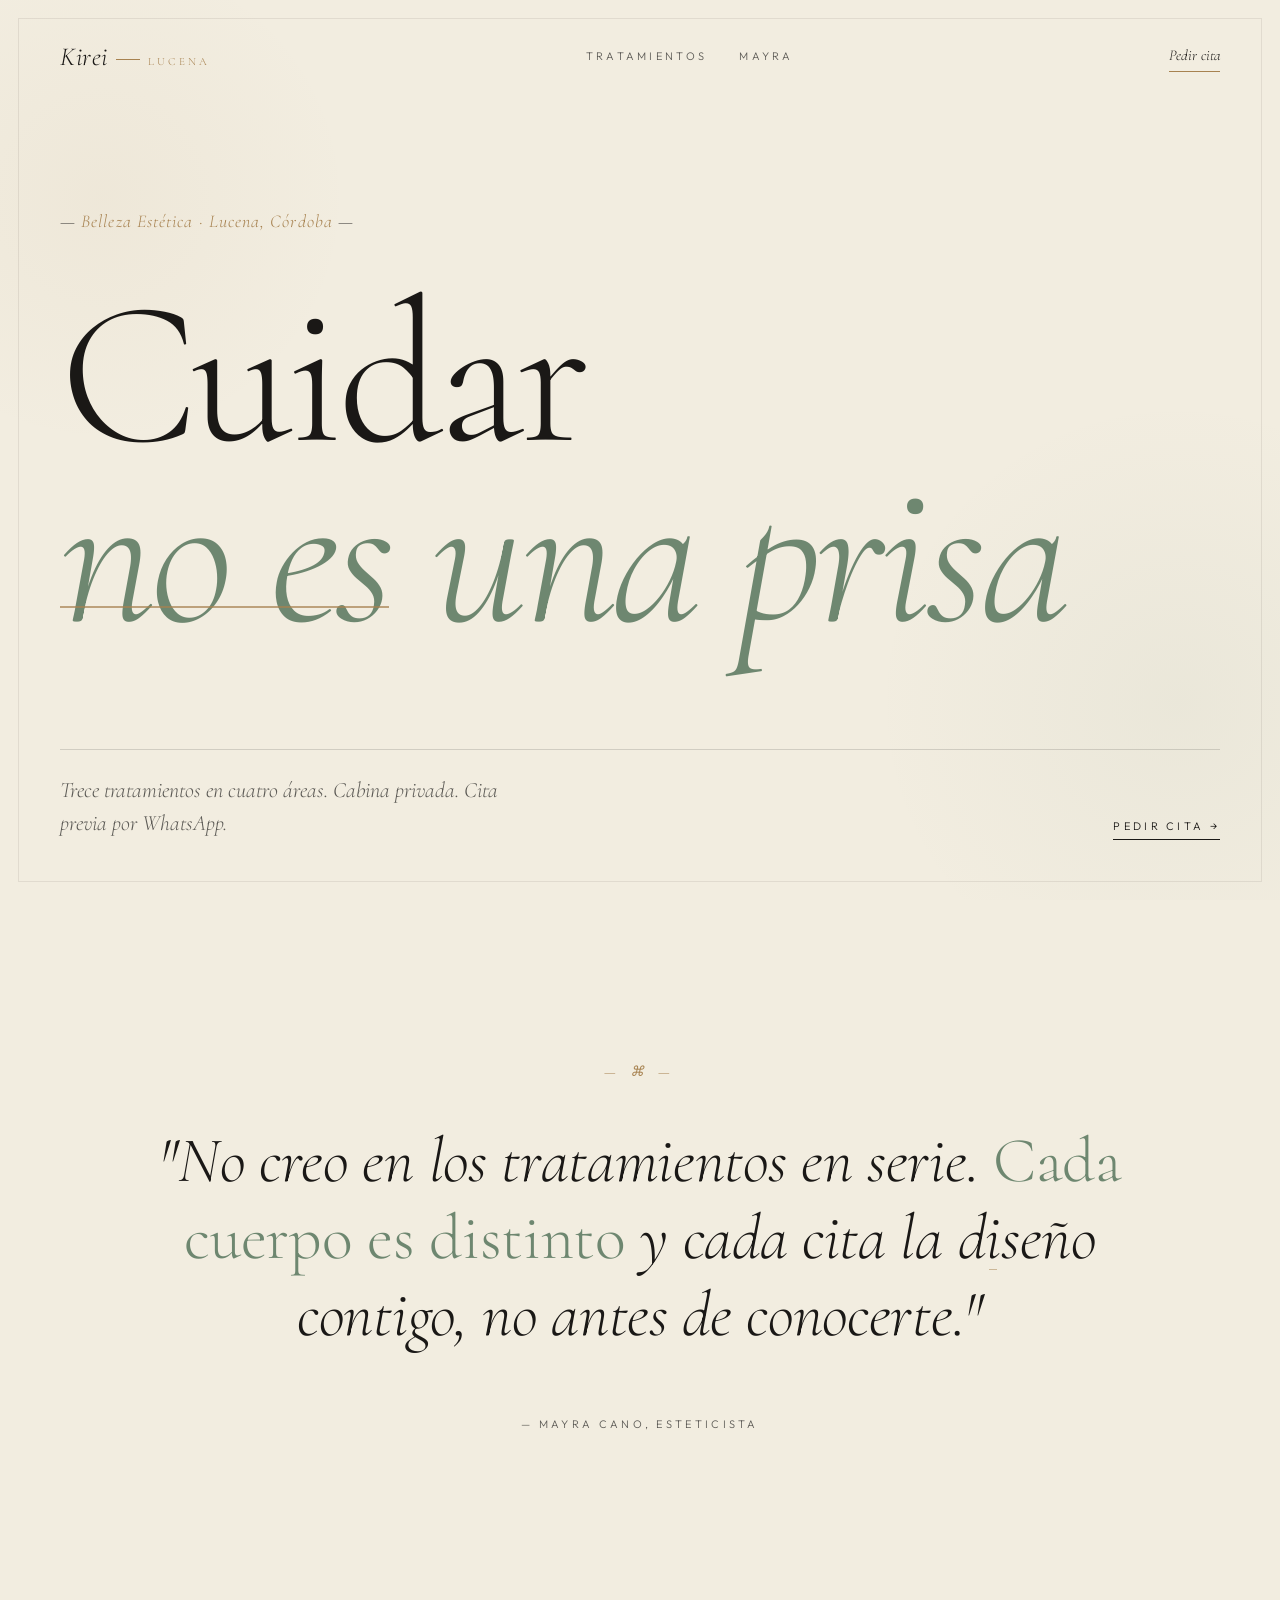
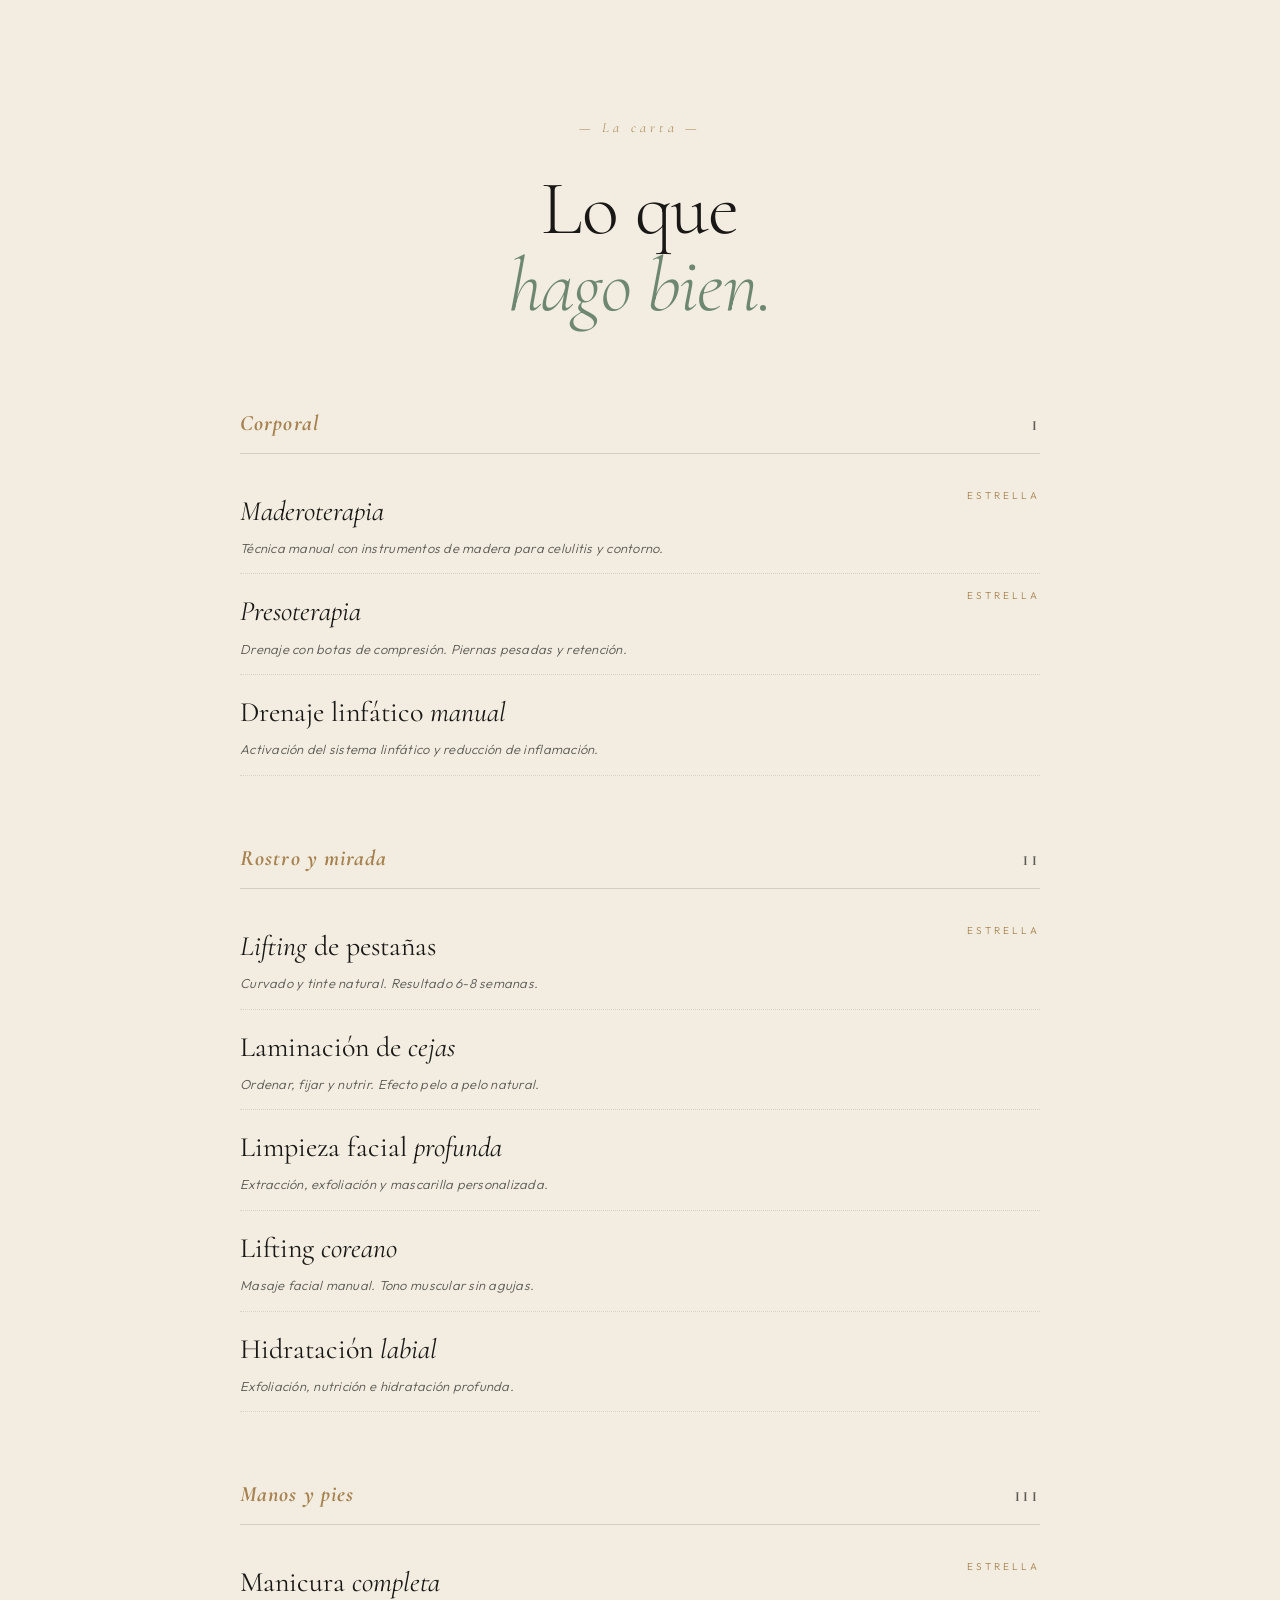
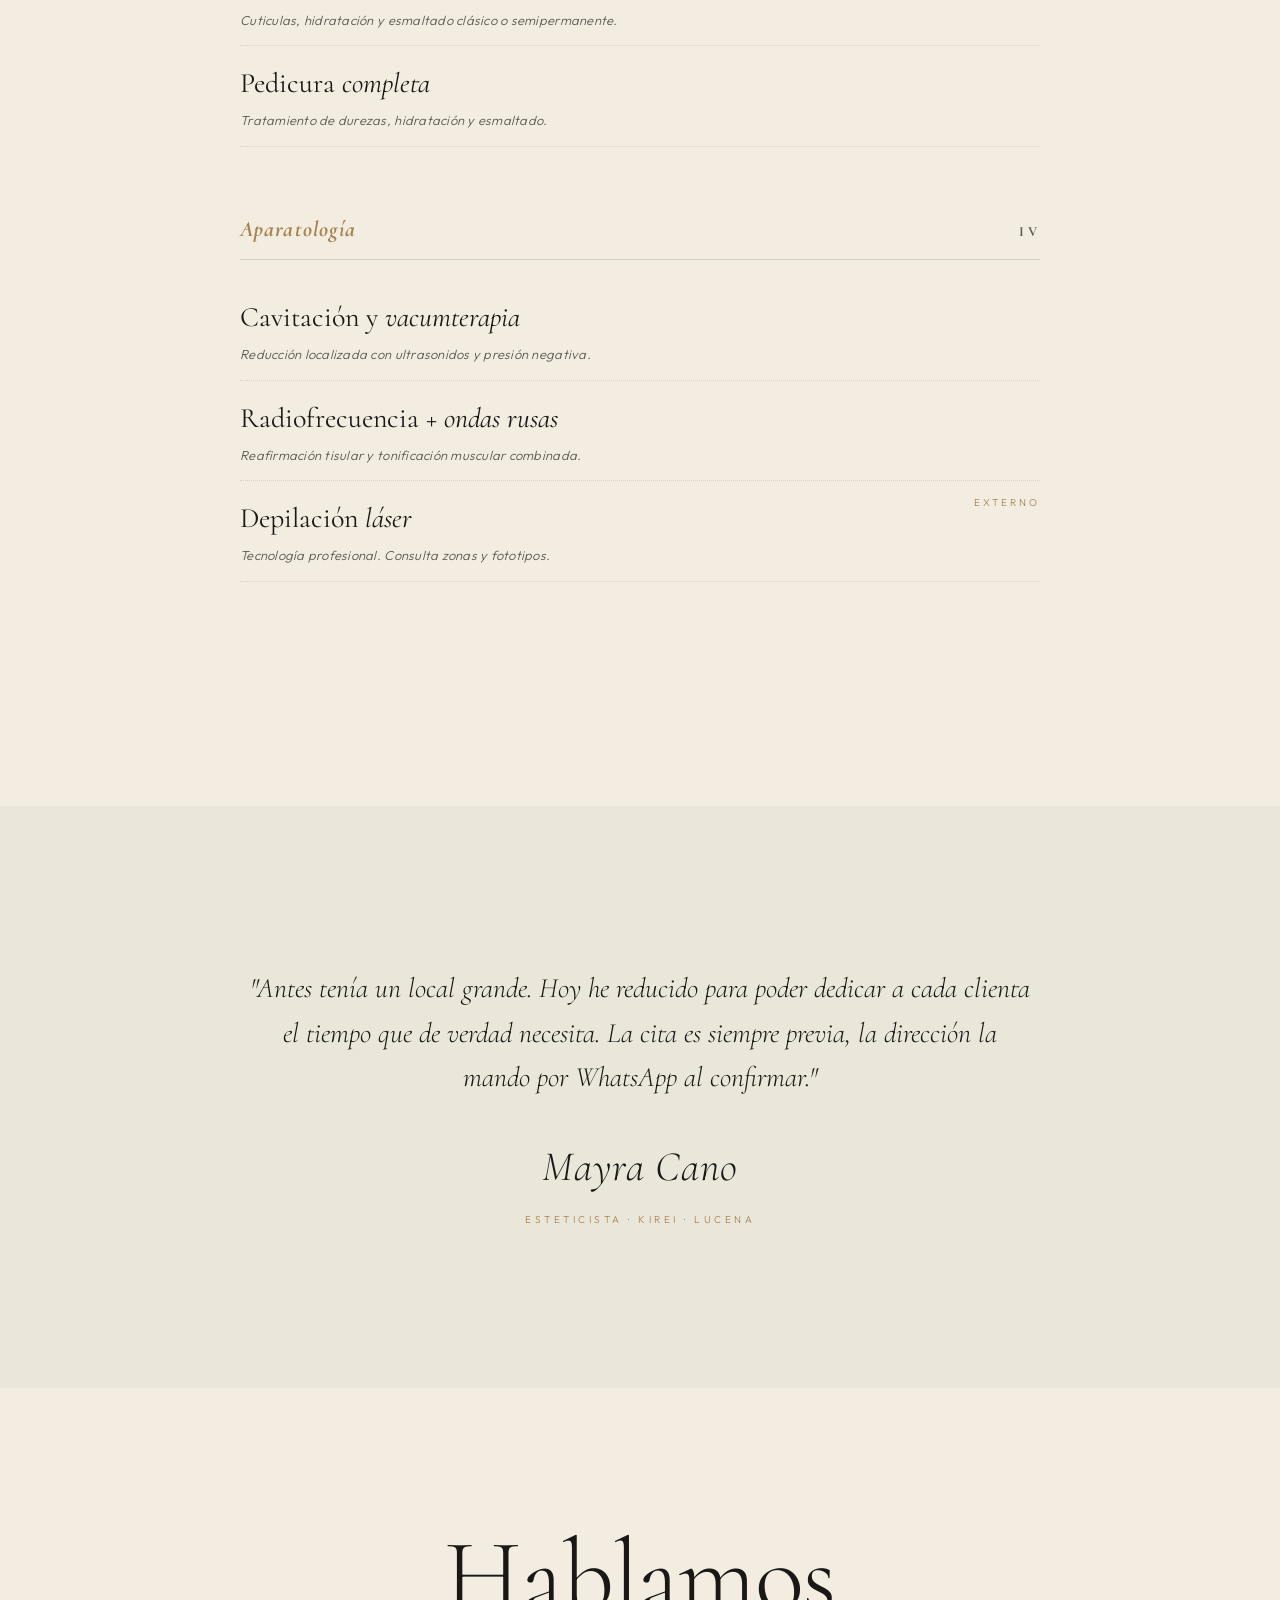
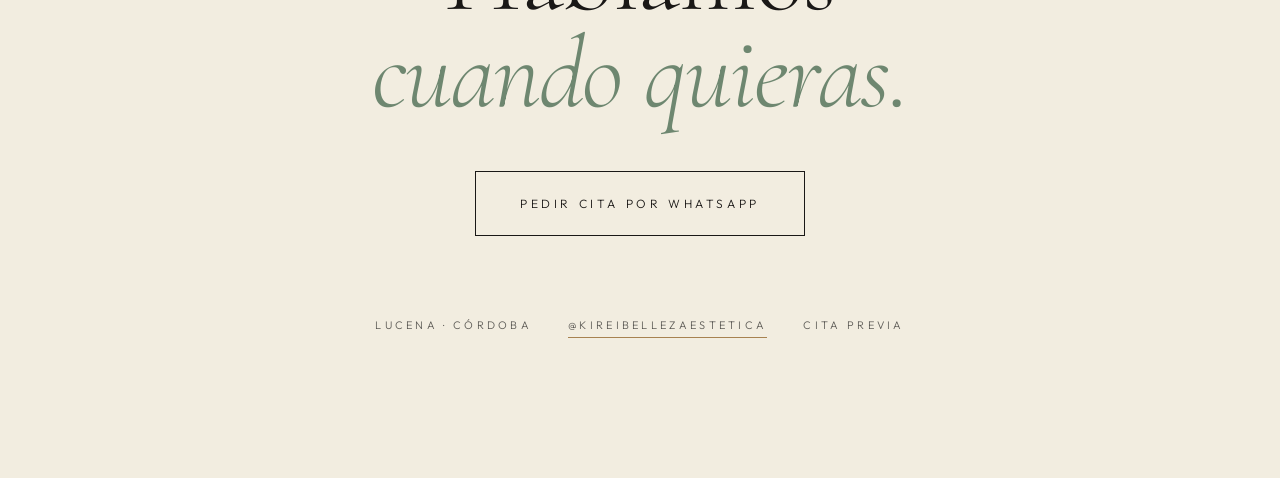
<file: proto/index-e.html>
<!DOCTYPE html>
<html lang="es">
<head>
<meta charset="UTF-8">
<meta name="viewport" content="width=device-width, initial-scale=1.0">
<title>Kirei — E · Tipográfico puro</title>
<link rel="preconnect" href="https://fonts.googleapis.com">
<link rel="preconnect" href="https://fonts.gstatic.com" crossorigin>
<link href="https://fonts.googleapis.com/css2?family=Cormorant:ital,wght@0,300;0,400;0,500;1,300;1,400&family=Outfit:wght@200;300;400&display=swap" rel="stylesheet">
<style>
*{box-sizing:border-box;margin:0;padding:0}
:root{
  --paper:#F2EDE0;--ink:#1A1816;--ink-soft:#5C5A55;--gold:#A78250;--sage:#6E8770;--blush:#D4C0AB;
  --serif:'Cormorant',serif;--sans:'Outfit',system-ui,sans-serif;
}
html{scroll-behavior:smooth;background:var(--paper)}
body{background:var(--paper);color:var(--ink);font-family:var(--sans);font-weight:300;font-size:16px;line-height:1.65;-webkit-font-smoothing:antialiased;
  background-image:
    radial-gradient(circle at 8% 22%,rgba(167,130,80,.05) 0%,transparent 18%),
    radial-gradient(circle at 92% 78%,rgba(110,135,112,.06) 0%,transparent 22%);
  background-attachment:fixed;
}
img{display:block;max-width:100%;height:auto}
a{color:inherit;text-decoration:none}

/* === Línea de filete superior decorativa === */
.frame{position:fixed;top:18px;left:18px;right:18px;bottom:18px;border:1px solid rgba(26,24,22,.08);pointer-events:none;z-index:5}
@media (max-width:760px){.frame{top:12px;left:12px;right:12px;bottom:12px}}

/* === NAV minimal === */
.nav{position:fixed;top:0;left:0;right:0;z-index:50;display:flex;justify-content:space-between;align-items:center;padding:36px 60px}
.nav-brand{font-family:var(--serif);font-style:italic;font-size:26px;letter-spacing:.02em;color:var(--ink)}
.nav-brand-ornament{display:inline-block;width:24px;height:1px;background:var(--gold);margin:0 8px;vertical-align:middle}
.nav-links{display:flex;gap:32px;font-size:11px;letter-spacing:.3em;text-transform:uppercase;color:var(--ink-soft)}
.nav-links a{position:relative;padding-bottom:3px}
.nav-links a::after{content:'';position:absolute;left:0;bottom:0;width:0;height:1px;background:var(--gold);transition:width .35s ease}
.nav-links a:hover::after{width:100%}
.nav-cta{font-family:var(--serif);font-style:italic;font-size:15px;color:var(--ink);border-bottom:1px solid var(--gold);padding-bottom:3px}
@media (max-width:760px){.nav{padding:24px 28px}.nav-links{display:none}}

/* === HERO tipografico GIGANTE === */
.hero{min-height:100vh;display:flex;flex-direction:column;justify-content:center;align-items:flex-start;padding:120px 60px;position:relative}
.hero-cap{font-family:var(--serif);font-style:italic;font-size:18px;letter-spacing:.06em;color:var(--gold);margin-bottom:48px}
.hero-cap::before{content:'— ';color:var(--ink-soft)}
.hero-cap::after{content:' —';color:var(--ink-soft)}
.hero h1{font-family:var(--serif);font-weight:300;font-size:clamp(64px,16vw,260px);line-height:.88;letter-spacing:-.025em;margin-bottom:48px;color:var(--ink)}
.hero h1 em{font-style:italic;color:var(--sage);display:block}
.hero h1 .hairline{position:relative;display:inline-block}
.hero h1 .hairline::after{content:'';position:absolute;left:0;right:0;bottom:.18em;height:2px;background:var(--gold);opacity:.7}
.hero-meta{position:absolute;left:60px;bottom:60px;right:60px;display:flex;justify-content:space-between;align-items:flex-end;flex-wrap:wrap;gap:24px;border-top:1px solid rgba(26,24,22,.15);padding-top:24px}
.hero-line{font-family:var(--serif);font-style:italic;font-size:clamp(17px,2vw,22px);max-width:480px;color:var(--ink-soft);line-height:1.5}
.hero-cta{font-size:11px;letter-spacing:.3em;text-transform:uppercase;color:var(--ink);border-bottom:1px solid var(--ink);padding-bottom:4px;transition:opacity .3s}
.hero-cta:hover{opacity:.6}
@media (max-width:760px){.hero{padding:120px 32px 140px}.hero-meta{left:32px;right:32px;bottom:40px}}

/* === BANDA poética con texturas === */
.poetic{padding:160px 60px;text-align:center;position:relative}
.poetic-ornament{font-family:var(--serif);font-style:italic;font-size:14px;color:var(--gold);letter-spacing:.4em;margin-bottom:40px;display:block}
.poetic blockquote{font-family:var(--serif);font-weight:300;font-size:clamp(30px,5vw,68px);line-height:1.2;letter-spacing:-.005em;max-width:1000px;margin:0 auto 56px;color:var(--ink);font-style:italic}
.poetic blockquote em{font-style:normal;color:var(--sage);position:relative}
.poetic blockquote em::after{content:'';position:absolute;left:-4px;right:-4px;bottom:.1em;height:1px;background:var(--gold);opacity:.5}
.poetic cite{font-family:var(--sans);font-style:normal;font-size:11px;letter-spacing:.3em;text-transform:uppercase;color:var(--ink-soft)}
.poetic cite::before{content:'— '}
@media (max-width:760px){.poetic{padding:80px 28px}}

/* === MENÚ DE TRATAMIENTOS estilo carta === */
.menu{padding:120px 60px 160px;max-width:920px;margin:0 auto}
.menu-cap{font-family:var(--serif);font-style:italic;font-size:14px;color:var(--gold);letter-spacing:.3em;margin-bottom:32px;display:block;text-align:center}
.menu h2{font-family:var(--serif);font-weight:300;font-size:clamp(40px,6vw,84px);line-height:1;letter-spacing:-.01em;margin-bottom:80px;text-align:center}
.menu h2 em{font-style:italic;color:var(--sage)}
.menu-section{margin-bottom:64px}
.menu-section-title{font-family:var(--serif);font-style:italic;font-size:22px;color:var(--gold);margin-bottom:20px;letter-spacing:.05em;border-bottom:1px solid rgba(26,24,22,.15);padding-bottom:12px;display:flex;align-items:baseline;justify-content:space-between}
.menu-section-title .roman{font-size:14px;color:var(--ink-soft);font-style:normal;letter-spacing:.25em}
.menu-line{display:grid;grid-template-columns:1fr auto;gap:16px;padding:14px 0;align-items:baseline;border-bottom:1px dotted rgba(26,24,22,.12)}
.menu-line .name{font-family:var(--serif);font-size:clamp(20px,2.4vw,28px);font-weight:400;color:var(--ink)}
.menu-line .name em{font-style:italic}
.menu-line .desc{display:block;font-size:13px;color:var(--ink-soft);margin-top:4px;font-family:var(--sans);font-style:italic;letter-spacing:.02em}
.menu-line .badge{font-size:10px;letter-spacing:.3em;text-transform:uppercase;color:var(--gold);align-self:start;white-space:nowrap}
@media (max-width:760px){.menu{padding:80px 28px}.menu-line .name{font-size:18px}}

/* === BLOQUE FIRMA tipográfico === */
.firma{padding:160px 60px;text-align:center;background:rgba(110,135,112,.06)}
.firma-inner{max-width:780px;margin:0 auto}
.firma p{font-family:var(--serif);font-style:italic;font-size:clamp(20px,2.5vw,28px);line-height:1.6;color:var(--ink);margin-bottom:24px}
.firma-sign{font-family:var(--serif);font-style:italic;font-size:42px;color:var(--ink);margin-top:32px;letter-spacing:.02em}
.firma-sign small{display:block;font-family:var(--sans);font-style:normal;font-size:10px;letter-spacing:.35em;text-transform:uppercase;color:var(--gold);margin-top:10px}
@media (max-width:760px){.firma{padding:80px 28px}}

/* === CIERRE invitación === */
.cierre{padding:140px 60px;text-align:center}
.cierre h2{font-family:var(--serif);font-weight:300;font-size:clamp(48px,8vw,140px);line-height:.95;letter-spacing:-.015em;margin-bottom:48px;color:var(--ink)}
.cierre h2 em{font-style:italic;color:var(--sage)}
.cierre-cta{display:inline-flex;align-items:center;gap:14px;border:1px solid var(--ink);padding:22px 44px;font-size:12px;letter-spacing:.3em;text-transform:uppercase;color:var(--ink);transition:background .3s,color .3s}
.cierre-cta:hover{background:var(--ink);color:var(--paper)}
.cierre-meta{margin-top:80px;display:flex;justify-content:center;gap:36px;flex-wrap:wrap;font-size:11px;letter-spacing:.3em;text-transform:uppercase;color:var(--ink-soft)}
.cierre-meta a{color:inherit;border-bottom:1px solid var(--gold);padding-bottom:2px}
@media (max-width:700px){.cierre{padding:80px 28px}.cierre-meta{gap:18px}}

.reveal{opacity:0;transform:translateY(48px);transition:opacity 1.2s cubic-bezier(.16,1,.3,1),transform 1.2s cubic-bezier(.16,1,.3,1)}
.reveal.in{opacity:1;transform:translateY(0)}
@media (prefers-reduced-motion:reduce){.reveal{opacity:1;transform:none}}
</style>
</head>
<body>

<div class="frame"></div>

<nav class="nav">
  <a href="#" class="nav-brand">Kirei<span class="nav-brand-ornament"></span><em style="font-size:11px;letter-spacing:.3em;color:var(--gold);font-style:normal;text-transform:uppercase;">Lucena</em></a>
  <div class="nav-links">
    <a href="#menu">Tratamientos</a>
    <a href="#firma">Mayra</a>
  </div>
  <a href="https://wa.me/34634828566" target="_blank" rel="noopener" class="nav-cta">Pedir cita</a>
</nav>

<section class="hero reveal">
  <span class="hero-cap">Belleza Estética · Lucena, Córdoba</span>
  <h1>Cuidar<br><em><span class="hairline">no es</span> una prisa</em></h1>
  <div class="hero-meta">
    <p class="hero-line">Trece tratamientos en cuatro áreas. Cabina privada. Cita previa por WhatsApp.</p>
    <a href="https://wa.me/34634828566" target="_blank" rel="noopener" class="hero-cta">Pedir cita →</a>
  </div>
</section>

<section class="poetic reveal">
  <span class="poetic-ornament">— ⌘ —</span>
  <blockquote>"No creo en los tratamientos en serie. <em>Cada cuerpo es distinto</em> y cada cita la diseño contigo, no antes de conocerte."</blockquote>
  <cite>Mayra Cano, esteticista</cite>
</section>

<section class="menu reveal" id="menu">
  <span class="menu-cap">— La carta —</span>
  <h2>Lo que<br><em>hago bien.</em></h2>

  <div class="menu-section">
    <h3 class="menu-section-title">Corporal <span class="roman">I</span></h3>
    <div class="menu-line">
      <div><span class="name"><em>Maderoterapia</em></span><span class="desc">Técnica manual con instrumentos de madera para celulitis y contorno.</span></div>
      <span class="badge">Estrella</span>
    </div>
    <div class="menu-line">
      <div><span class="name"><em>Presoterapia</em></span><span class="desc">Drenaje con botas de compresión. Piernas pesadas y retención.</span></div>
      <span class="badge">Estrella</span>
    </div>
    <div class="menu-line">
      <div><span class="name">Drenaje linfático <em>manual</em></span><span class="desc">Activación del sistema linfático y reducción de inflamación.</span></div>
    </div>
  </div>

  <div class="menu-section">
    <h3 class="menu-section-title">Rostro y mirada <span class="roman">II</span></h3>
    <div class="menu-line">
      <div><span class="name"><em>Lifting</em> de pestañas</span><span class="desc">Curvado y tinte natural. Resultado 6-8 semanas.</span></div>
      <span class="badge">Estrella</span>
    </div>
    <div class="menu-line">
      <div><span class="name">Laminación de <em>cejas</em></span><span class="desc">Ordenar, fijar y nutrir. Efecto pelo a pelo natural.</span></div>
    </div>
    <div class="menu-line">
      <div><span class="name">Limpieza facial <em>profunda</em></span><span class="desc">Extracción, exfoliación y mascarilla personalizada.</span></div>
    </div>
    <div class="menu-line">
      <div><span class="name">Lifting <em>coreano</em></span><span class="desc">Masaje facial manual. Tono muscular sin agujas.</span></div>
    </div>
    <div class="menu-line">
      <div><span class="name">Hidratación <em>labial</em></span><span class="desc">Exfoliación, nutrición e hidratación profunda.</span></div>
    </div>
  </div>

  <div class="menu-section">
    <h3 class="menu-section-title">Manos y pies <span class="roman">III</span></h3>
    <div class="menu-line">
      <div><span class="name">Manicura <em>completa</em></span><span class="desc">Cuticulas, hidratación y esmaltado clásico o semipermanente.</span></div>
      <span class="badge">Estrella</span>
    </div>
    <div class="menu-line">
      <div><span class="name">Pedicura <em>completa</em></span><span class="desc">Tratamiento de durezas, hidratación y esmaltado.</span></div>
    </div>
  </div>

  <div class="menu-section">
    <h3 class="menu-section-title">Aparatología <span class="roman">IV</span></h3>
    <div class="menu-line">
      <div><span class="name">Cavitación y <em>vacumterapia</em></span><span class="desc">Reducción localizada con ultrasonidos y presión negativa.</span></div>
    </div>
    <div class="menu-line">
      <div><span class="name">Radiofrecuencia + <em>ondas rusas</em></span><span class="desc">Reafirmación tisular y tonificación muscular combinada.</span></div>
    </div>
    <div class="menu-line">
      <div><span class="name">Depilación <em>láser</em></span><span class="desc">Tecnología profesional. Consulta zonas y fototipos.</span></div>
      <span class="badge">Externo</span>
    </div>
  </div>
</section>

<section class="firma reveal" id="firma">
  <div class="firma-inner">
    <p>"Antes tenía un local grande. Hoy he reducido para poder dedicar a cada clienta el tiempo que de verdad necesita. La cita es siempre previa, la dirección la mando por WhatsApp al confirmar."</p>
    <div class="firma-sign">Mayra Cano<small>Esteticista · Kirei · Lucena</small></div>
  </div>
</section>

<section class="cierre reveal" id="contacto">
  <h2>Hablamos<br><em>cuando quieras.</em></h2>
  <a href="https://wa.me/34634828566" target="_blank" rel="noopener" class="cierre-cta">
    Pedir cita por WhatsApp
  </a>
  <div class="cierre-meta">
    <span>Lucena · Córdoba</span>
    <a href="https://instagram.com/kireibellezaestetica" target="_blank" rel="noopener">@kireibellezaestetica</a>
    <span>Cita previa</span>
  </div>
</section>

<script>
if('IntersectionObserver' in window){
  const io=new IntersectionObserver(es=>es.forEach(e=>{if(e.isIntersecting){e.target.classList.add('in');io.unobserve(e.target);}}),{threshold:.12});
  document.querySelectorAll('.reveal').forEach(el=>io.observe(el));
}else{document.querySelectorAll('.reveal').forEach(el=>el.classList.add('in'));}
</script>
</body>
</html>
</file>
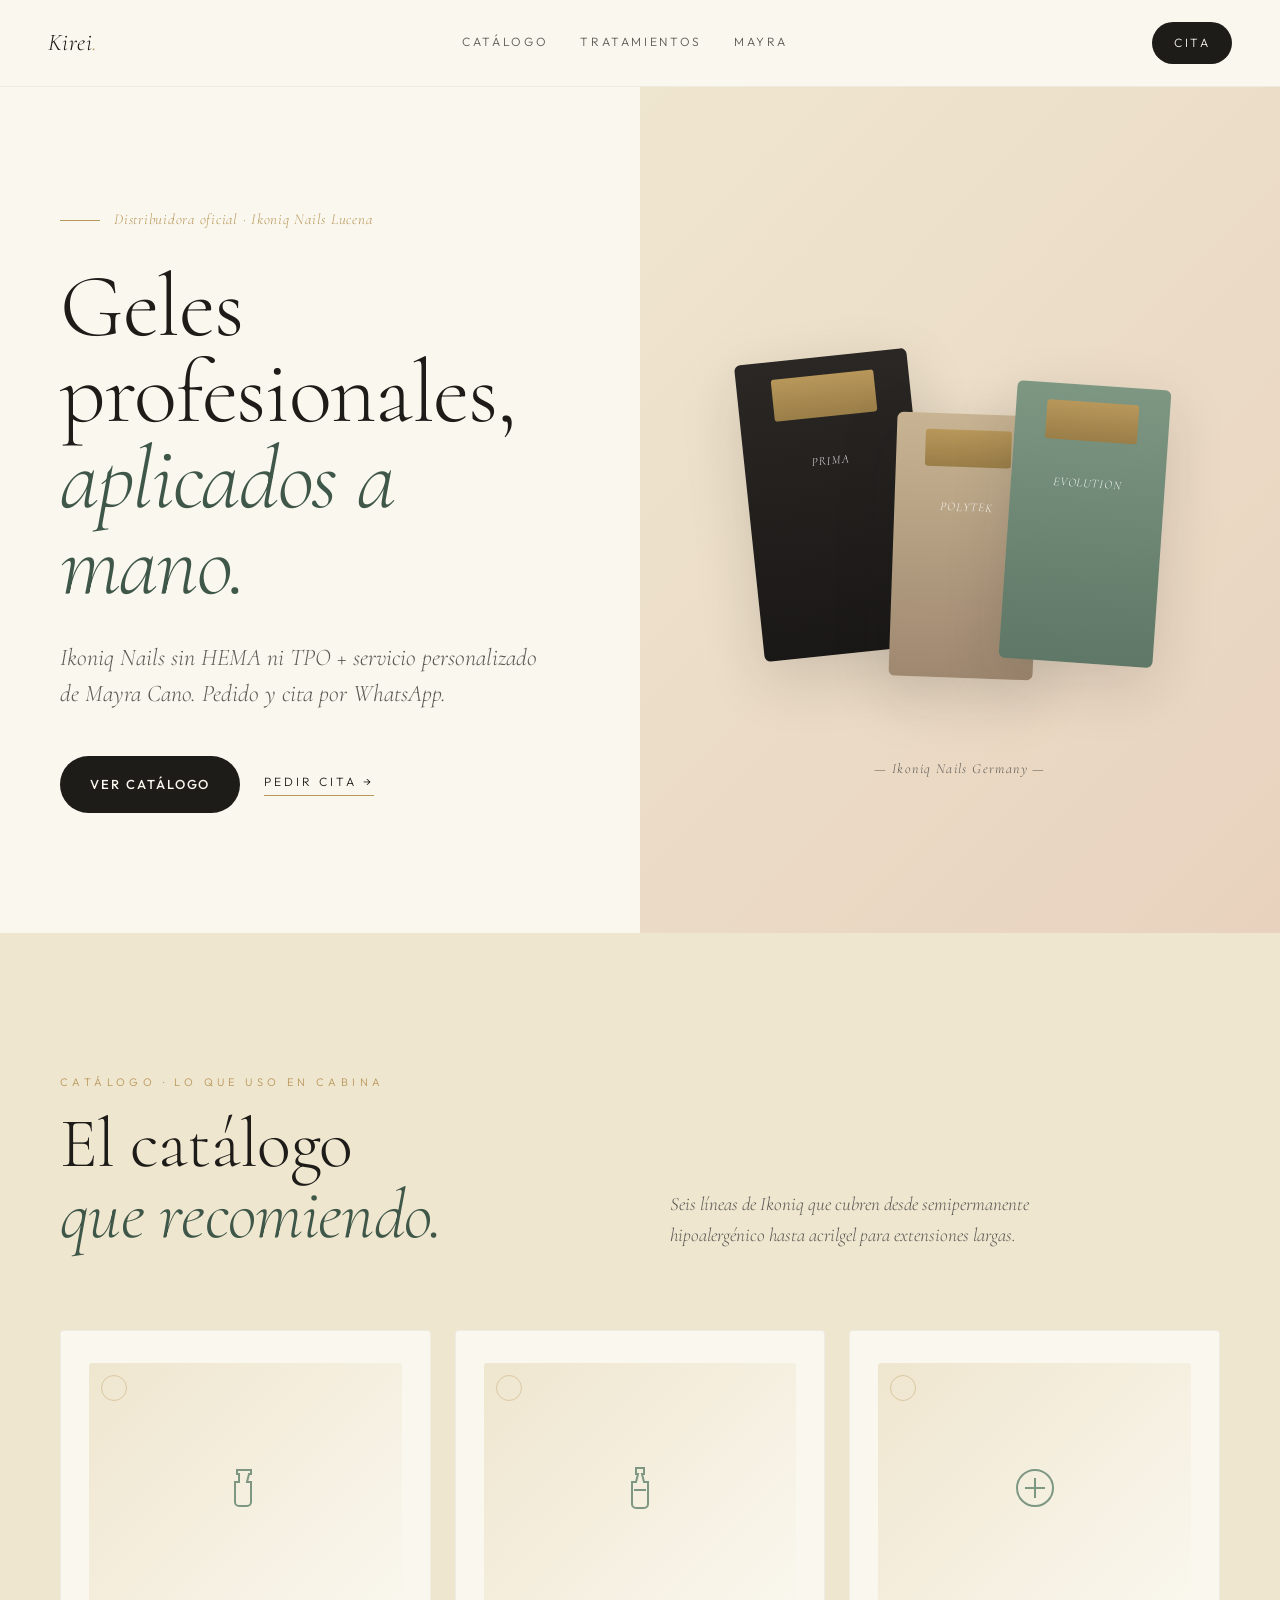
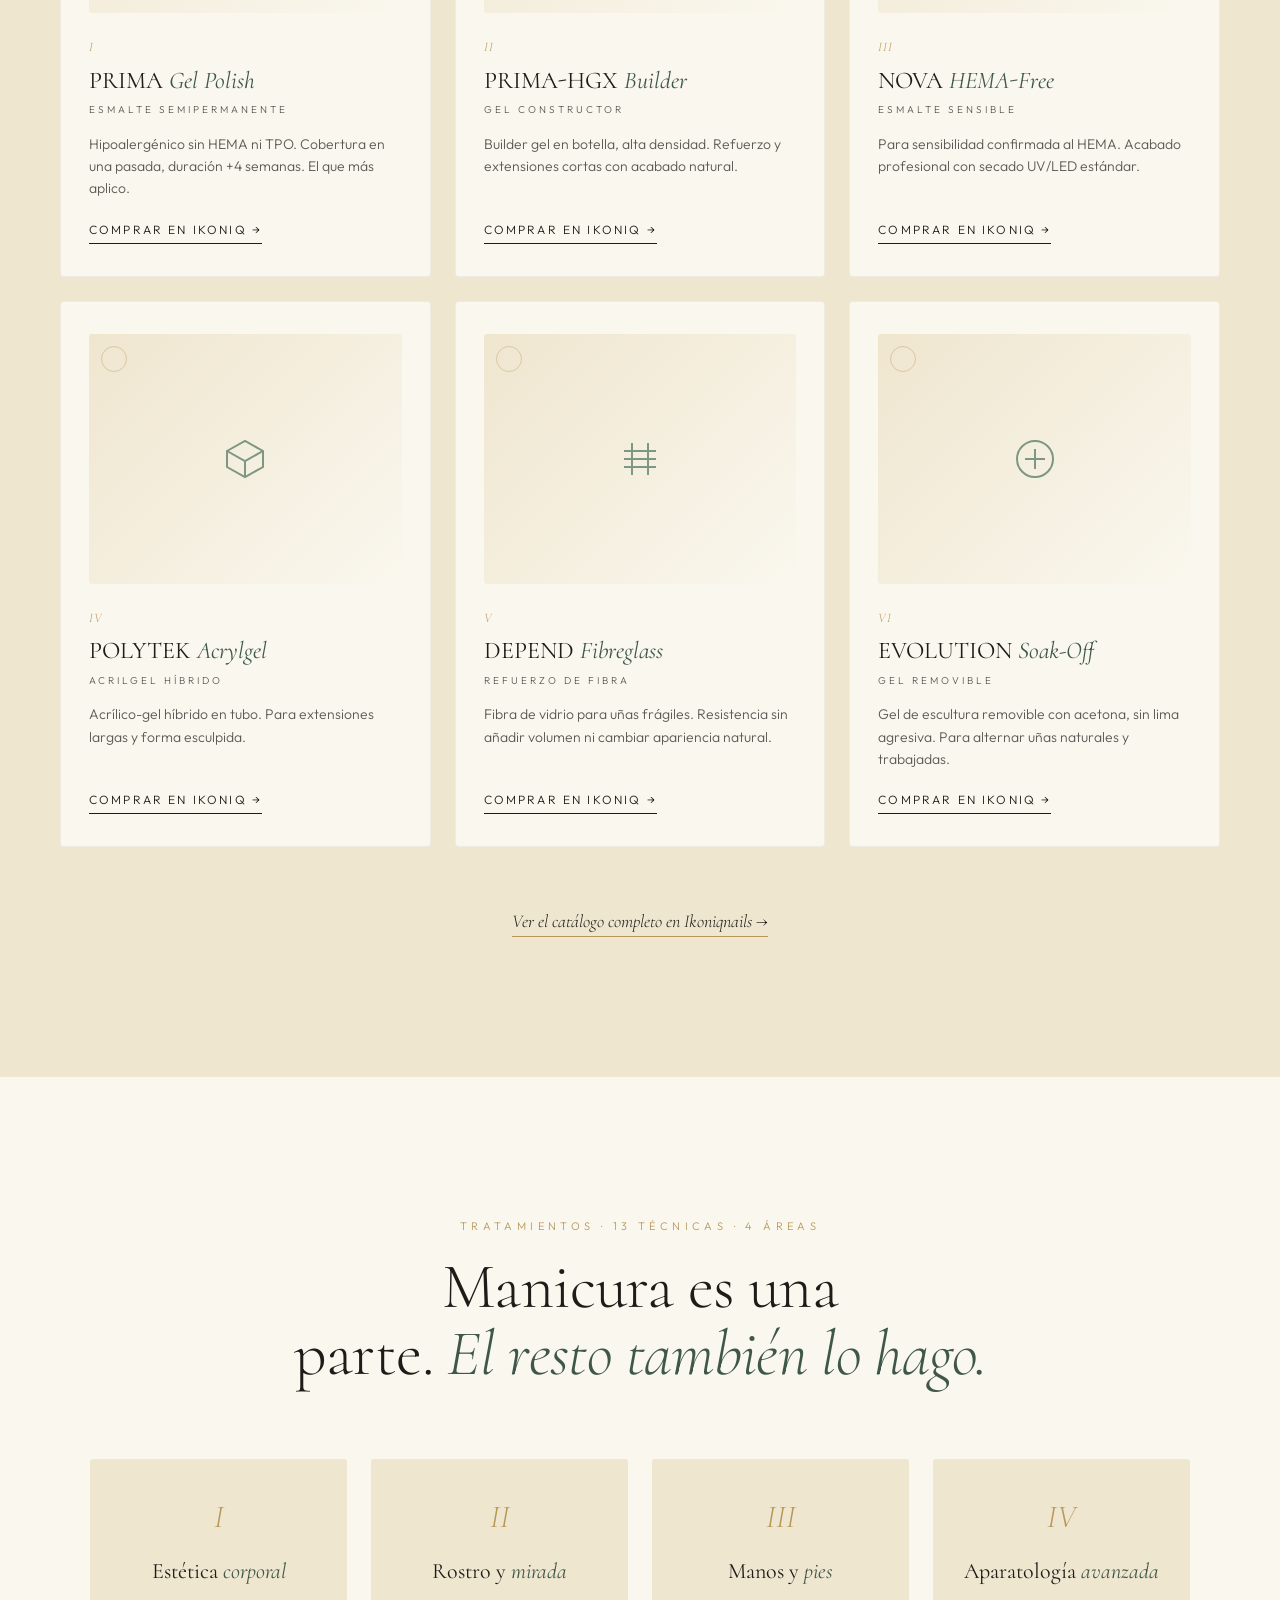
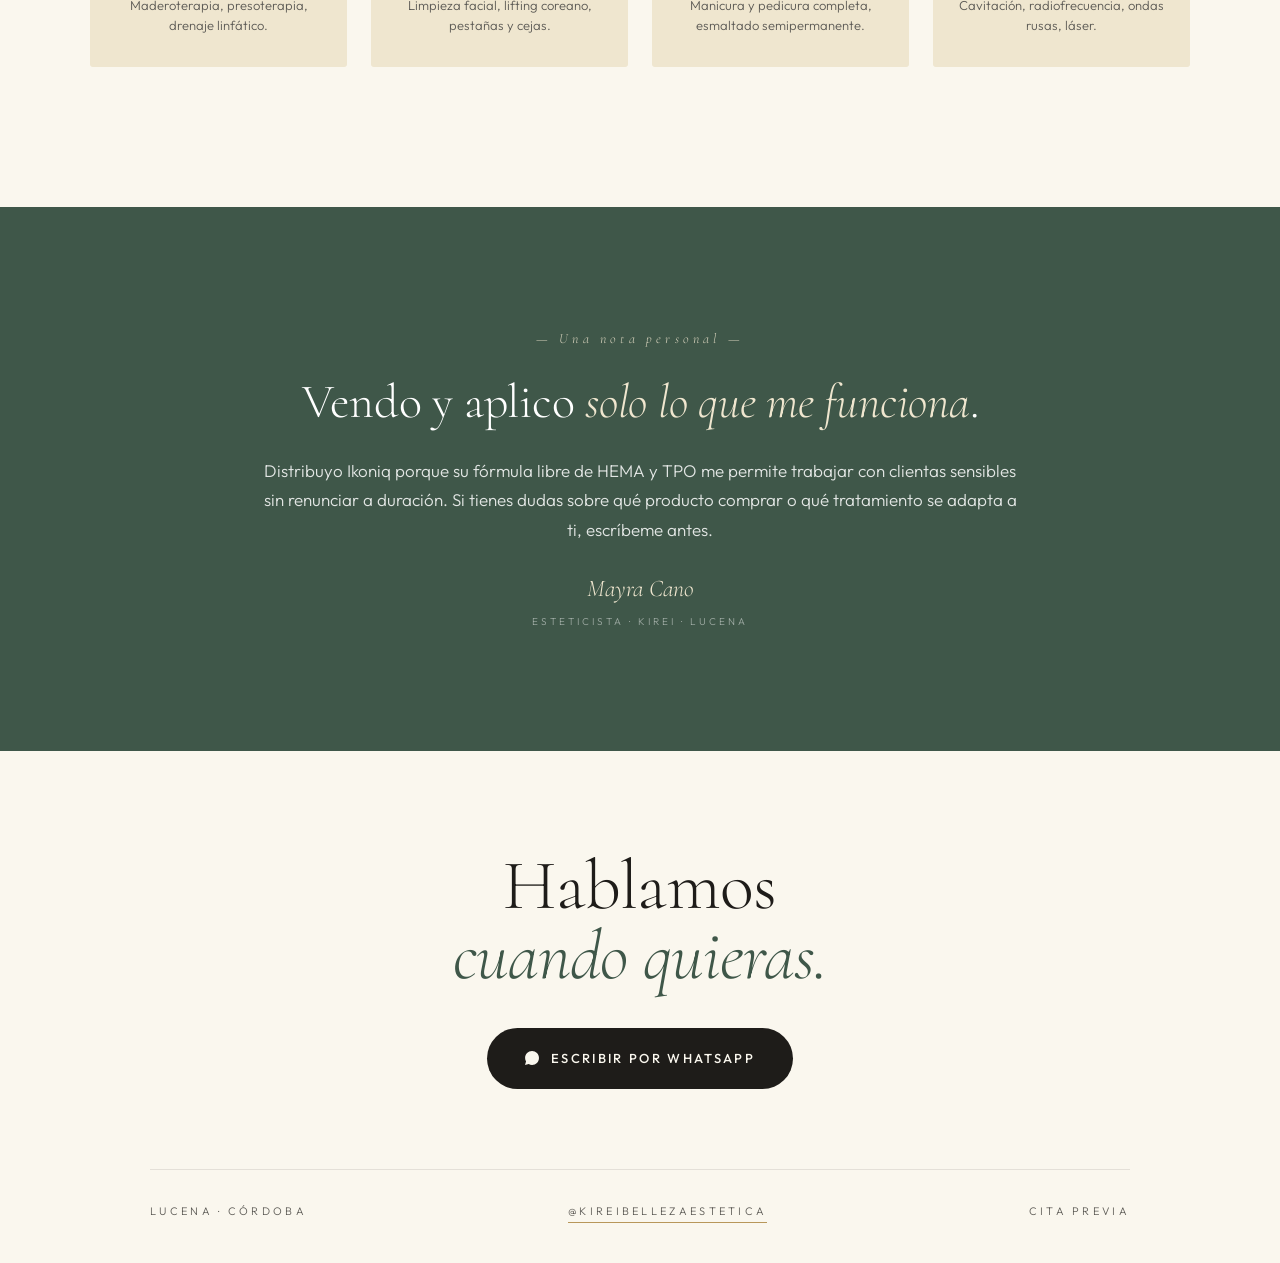
<file: proto/index-f.html>
<!DOCTYPE html>
<html lang="es">
<head>
<meta charset="UTF-8">
<meta name="viewport" content="width=device-width, initial-scale=1.0">
<title>Kirei — F · Boutique Ikoniq</title>
<link rel="preconnect" href="https://fonts.googleapis.com">
<link rel="preconnect" href="https://fonts.gstatic.com" crossorigin>
<link href="https://fonts.googleapis.com/css2?family=Cormorant:ital,wght@0,300;0,400;0,500;1,300;1,400&family=Outfit:wght@300;400;500;600&display=swap" rel="stylesheet">
<style>
*{box-sizing:border-box;margin:0;padding:0}
:root{
  --bg:#FAF7EE;--cream:#EFE6CF;--ink:#1E1C19;--ink-soft:#5C5A55;--sage:#7E9783;--sage-deep:#3F5749;--gold:#B8975A;--blush:#E8D2BE;
  --serif:'Cormorant',serif;--sans:'Outfit',system-ui,sans-serif;
}
html{scroll-behavior:smooth}
body{background:var(--bg);color:var(--ink);font-family:var(--sans);font-weight:300;font-size:16px;line-height:1.65;-webkit-font-smoothing:antialiased}
img{display:block;max-width:100%;height:auto}
a{color:inherit;text-decoration:none}

/* === NAV === */
.nav{position:sticky;top:0;z-index:50;display:flex;justify-content:space-between;align-items:center;padding:22px 48px;background:rgba(250,247,238,.92);backdrop-filter:blur(10px);border-bottom:1px solid rgba(30,28,25,.06)}
.nav-brand{font-family:var(--serif);font-style:italic;font-size:24px;letter-spacing:.02em}
.nav-brand span{color:var(--gold)}
.nav-links{display:flex;gap:32px;font-size:12px;letter-spacing:.22em;text-transform:uppercase;color:var(--ink-soft)}
.nav-links a{padding-bottom:2px;border-bottom:1px solid transparent;transition:border-color .3s}
.nav-links a:hover{border-color:var(--gold)}
.nav-cta{font-size:12px;letter-spacing:.2em;text-transform:uppercase;background:var(--ink);color:var(--bg);padding:11px 22px;border-radius:999px}
@media (max-width:760px){.nav{padding:18px 24px}.nav-links{display:none}}

/* === HERO bodegón + texto === */
.hero{display:grid;grid-template-columns:1fr 1fr;gap:0;min-height:88vh;align-items:stretch;overflow:hidden}
.hero-left{padding:120px 60px;display:flex;flex-direction:column;justify-content:center;background:var(--bg);position:relative}
.hero-cap{font-family:var(--serif);font-style:italic;font-size:15px;color:var(--gold);margin-bottom:32px;letter-spacing:.05em}
.hero-cap::before{content:'';display:inline-block;width:40px;height:1px;background:var(--gold);vertical-align:middle;margin-right:14px}
.hero h1{font-family:var(--serif);font-weight:300;font-size:clamp(48px,7vw,108px);line-height:.96;letter-spacing:-.015em;margin-bottom:32px}
.hero h1 em{font-style:italic;color:var(--sage-deep)}
.hero-sub{font-family:var(--serif);font-style:italic;font-size:clamp(18px,2vw,24px);max-width:480px;color:var(--ink-soft);line-height:1.5;margin-bottom:44px}
.hero-actions{display:flex;gap:24px;align-items:center;flex-wrap:wrap}
.btn-wa{display:inline-flex;align-items:center;gap:12px;background:var(--ink);color:var(--bg);padding:18px 30px;border-radius:999px;font-size:13px;letter-spacing:.15em;text-transform:uppercase;font-weight:500;transition:transform .3s}
.btn-wa:hover{transform:translateY(-2px)}
.hero-link{font-size:12px;letter-spacing:.25em;text-transform:uppercase;color:var(--ink);border-bottom:1px solid var(--gold);padding-bottom:3px}
.hero-right{position:relative;background:linear-gradient(135deg,var(--cream) 0%,var(--blush) 100%);display:flex;align-items:center;justify-content:center;padding:60px;overflow:hidden}
/* Bodegón productos SVG mockup */
.bodegon{position:relative;width:100%;max-width:480px;aspect-ratio:1/1}
.bot{position:absolute;border-radius:6px;box-shadow:0 20px 60px rgba(30,28,25,.15);transition:transform .8s cubic-bezier(.16,1,.3,1)}
.bot-1{width:36%;height:62%;left:6%;top:18%;background:linear-gradient(180deg,#2A2724 0%,#1A1816 100%);transform:rotate(-6deg)}
.bot-2{width:30%;height:55%;left:36%;top:30%;background:linear-gradient(180deg,#C8B493 0%,#9F8870 100%);transform:rotate(2deg)}
.bot-3{width:32%;height:58%;left:60%;top:24%;background:linear-gradient(180deg,#7E9783 0%,#5E7766 100%);transform:rotate(4deg)}
.bot-cap{position:absolute;width:60%;left:20%;top:6%;height:14%;background:linear-gradient(180deg,var(--gold) 0%,#9A7E48 100%);border-radius:3px}
.bot-label{position:absolute;left:14%;right:14%;top:32%;text-align:center;color:#fff;font-family:var(--serif);font-style:italic;font-size:12px;letter-spacing:.08em;opacity:.92}
.bodegon:hover .bot-1{transform:rotate(-8deg) translateY(-4px)}
.bodegon:hover .bot-2{transform:rotate(0deg) translateY(-6px)}
.bodegon:hover .bot-3{transform:rotate(6deg) translateY(-4px)}
.bodegon-tag{position:absolute;bottom:-30px;left:50%;transform:translateX(-50%);font-family:var(--serif);font-style:italic;font-size:14px;color:var(--ink-soft);letter-spacing:.1em;white-space:nowrap}
@media (max-width:920px){
  .hero{grid-template-columns:1fr;min-height:auto}
  .hero-left{padding:120px 28px 60px;order:2}
  .hero-right{aspect-ratio:4/3;order:1;padding:80px 28px 40px}
}

/* === CATÁLOGO IKONIQ protagonista === */
.catalog{padding:140px 60px;background:var(--cream)}
.catalog-head{max-width:1180px;margin:0 auto 80px;display:grid;grid-template-columns:1fr 1fr;gap:60px;align-items:end}
.catalog-cap{font-size:11px;letter-spacing:.4em;text-transform:uppercase;color:var(--gold);margin-bottom:18px;display:block}
.catalog h2{font-family:var(--serif);font-weight:300;font-size:clamp(40px,5.5vw,80px);line-height:1;letter-spacing:-.01em}
.catalog h2 em{font-style:italic;color:var(--sage-deep)}
.catalog-intro{font-family:var(--serif);font-style:italic;font-size:19px;line-height:1.6;color:var(--ink-soft);max-width:420px;align-self:end}
.catalog-grid{display:grid;grid-template-columns:repeat(3,1fr);gap:24px;max-width:1180px;margin:0 auto}
.cat-card{background:var(--bg);padding:32px 28px 32px;border-radius:4px;display:flex;flex-direction:column;transition:transform .4s,box-shadow .4s;position:relative;border:1px solid rgba(30,28,25,.05)}
.cat-card:hover{transform:translateY(-4px);box-shadow:0 20px 50px rgba(30,28,25,.08)}
.cat-card-art{width:100%;aspect-ratio:5/4;display:flex;align-items:center;justify-content:center;margin-bottom:24px;background:linear-gradient(135deg,var(--cream) 0%,var(--bg) 100%);border-radius:3px;position:relative;overflow:hidden}
.cat-card-art svg{width:48px;height:48px;color:var(--sage)}
.cat-card-art::before{content:'';position:absolute;top:12px;left:12px;width:24px;height:24px;border:1px solid var(--gold);border-radius:50%;opacity:.4}
.cat-card-num{font-family:var(--serif);font-style:italic;font-size:13px;color:var(--gold);letter-spacing:.08em;margin-bottom:8px}
.cat-card h3{font-family:var(--serif);font-weight:400;font-size:24px;line-height:1.15;margin-bottom:8px;color:var(--ink)}
.cat-card h3 em{font-style:italic;color:var(--sage-deep)}
.cat-card-tag{font-size:10px;letter-spacing:.3em;text-transform:uppercase;color:var(--ink-soft);margin-bottom:14px}
.cat-card p{font-size:14px;line-height:1.6;color:var(--ink-soft);margin-bottom:20px;flex:1}
.cat-card-cta{font-size:12px;letter-spacing:.18em;text-transform:uppercase;color:var(--ink);border-bottom:1px solid var(--ink);padding-bottom:3px;align-self:flex-start;transition:color .3s,border-color .3s}
.cat-card-cta:hover{color:var(--sage-deep);border-color:var(--gold)}
.catalog-foot{text-align:center;margin-top:60px}
.catalog-foot a{font-family:var(--serif);font-style:italic;font-size:18px;color:var(--ink);border-bottom:1px solid var(--gold);padding-bottom:4px}
@media (max-width:880px){.catalog{padding:80px 24px}.catalog-head{grid-template-columns:1fr;gap:24px}.catalog-grid{grid-template-columns:1fr}}

/* === BLOQUE SERVICIOS condensado === */
.svc{padding:140px 60px;background:var(--bg)}
.svc-inner{max-width:1100px;margin:0 auto}
.svc-cap{font-size:11px;letter-spacing:.4em;text-transform:uppercase;color:var(--gold);margin-bottom:18px;display:block;text-align:center}
.svc h2{font-family:var(--serif);font-weight:300;font-size:clamp(36px,5vw,68px);line-height:1.05;letter-spacing:-.01em;text-align:center;margin-bottom:72px;max-width:780px;margin-left:auto;margin-right:auto}
.svc h2 em{font-style:italic;color:var(--sage-deep)}
.svc-grid{display:grid;grid-template-columns:repeat(4,1fr);gap:24px}
.svc-item{padding:32px 24px;background:var(--cream);border-radius:3px;text-align:center;transition:background .4s}
.svc-item:hover{background:#E5D9BE}
.svc-item-num{font-family:var(--serif);font-style:italic;font-size:32px;color:var(--gold);margin-bottom:14px;display:block}
.svc-item h3{font-family:var(--serif);font-weight:400;font-size:22px;line-height:1.2;margin-bottom:10px;color:var(--ink)}
.svc-item h3 em{font-style:italic;color:var(--sage-deep)}
.svc-item p{font-size:13px;color:var(--ink-soft);line-height:1.55;margin:0}
@media (max-width:880px){.svc{padding:80px 24px}.svc-grid{grid-template-columns:1fr 1fr;gap:14px}.svc-item{padding:24px 18px}}

/* === FIRMA mini === */
.firma{padding:120px 60px;background:var(--sage-deep);color:#fff;text-align:center}
.firma-inner{max-width:760px;margin:0 auto}
.firma-cap{font-family:var(--serif);font-style:italic;font-size:14px;color:var(--cream);letter-spacing:.3em;margin-bottom:24px;display:block;opacity:.85}
.firma h2{font-family:var(--serif);font-weight:300;font-size:clamp(28px,4vw,48px);line-height:1.2;margin-bottom:24px;letter-spacing:-.005em}
.firma h2 em{font-style:italic;color:var(--cream)}
.firma p{font-size:17px;line-height:1.75;color:rgba(255,255,255,.85);margin-bottom:18px}
.firma-sig{font-family:var(--serif);font-style:italic;font-size:24px;color:var(--cream);margin-top:24px}
.firma-sig small{display:block;font-family:var(--sans);font-style:normal;font-size:10px;letter-spacing:.3em;text-transform:uppercase;color:rgba(255,255,255,.5);margin-top:6px}
@media (max-width:760px){.firma{padding:80px 24px}}

/* === FOOTER cierre === */
footer{padding:100px 60px 40px;text-align:center;background:var(--bg)}
.foot-h{font-family:var(--serif);font-weight:300;font-size:clamp(36px,5.5vw,72px);line-height:1;letter-spacing:-.01em;margin-bottom:36px}
.foot-h em{font-style:italic;color:var(--sage-deep)}
.foot-wa{display:inline-flex;align-items:center;gap:12px;background:var(--ink);color:var(--bg);padding:20px 38px;border-radius:999px;font-size:13px;letter-spacing:.18em;text-transform:uppercase;font-weight:500}
.foot-meta{margin-top:80px;display:flex;justify-content:space-between;flex-wrap:wrap;gap:20px;font-size:11px;letter-spacing:.3em;text-transform:uppercase;color:var(--ink-soft);max-width:980px;margin-left:auto;margin-right:auto;padding-top:32px;border-top:1px solid rgba(30,28,25,.1)}
.foot-meta a{color:inherit;border-bottom:1px solid var(--gold);padding-bottom:2px}
@media (max-width:700px){footer{padding:60px 24px 30px}.foot-meta{justify-content:center;text-align:center}}

.reveal{opacity:0;transform:translateY(40px);transition:opacity 1.1s cubic-bezier(.16,1,.3,1),transform 1.1s cubic-bezier(.16,1,.3,1)}
.reveal.in{opacity:1;transform:translateY(0)}
@media (prefers-reduced-motion:reduce){.reveal{opacity:1;transform:none}}
</style>
</head>
<body>

<nav class="nav">
  <a href="#" class="nav-brand">Kirei<span>.</span></a>
  <div class="nav-links">
    <a href="#catalog">Catálogo</a>
    <a href="#svc">Tratamientos</a>
    <a href="#firma">Mayra</a>
  </div>
  <a href="https://wa.me/34634828566" target="_blank" rel="noopener" class="nav-cta">Cita</a>
</nav>

<section class="hero">
  <div class="hero-left">
    <span class="hero-cap">Distribuidora oficial · Ikoniq Nails Lucena</span>
    <h1>Geles<br>profesionales,<br><em>aplicados a mano.</em></h1>
    <p class="hero-sub">Ikoniq Nails sin HEMA ni TPO + servicio personalizado de Mayra Cano. Pedido y cita por WhatsApp.</p>
    <div class="hero-actions">
      <a href="#catalog" class="btn-wa">Ver catálogo</a>
      <a href="https://wa.me/34634828566" target="_blank" rel="noopener" class="hero-link">Pedir cita →</a>
    </div>
  </div>
  <div class="hero-right">
    <div class="bodegon">
      <div class="bot bot-1"><div class="bot-cap"></div><div class="bot-label">PRIMA</div></div>
      <div class="bot bot-2"><div class="bot-cap"></div><div class="bot-label">POLYTEK</div></div>
      <div class="bot bot-3"><div class="bot-cap"></div><div class="bot-label">EVOLUTION</div></div>
      <div class="bodegon-tag">— Ikoniq Nails Germany —</div>
    </div>
  </div>
</section>

<section class="catalog reveal" id="catalog">
  <div class="catalog-head">
    <div>
      <span class="catalog-cap">Catálogo · Lo que uso en cabina</span>
      <h2>El catálogo<br><em>que recomiendo.</em></h2>
    </div>
    <p class="catalog-intro">Seis líneas de Ikoniq que cubren desde semipermanente hipoalergénico hasta acrilgel para extensiones largas.</p>
  </div>
  <div class="catalog-grid">
    <article class="cat-card">
      <div class="cat-card-art">
        <svg viewBox="0 0 24 24" fill="none" stroke="currentColor" stroke-width="1"><path d="M9 3h6v2h-1l-1 4h2v10a2 2 0 01-2 2h-4a2 2 0 01-2-2V9h2L9 5H8V3z"/></svg>
      </div>
      <span class="cat-card-num">I</span>
      <h3>PRIMA <em>Gel Polish</em></h3>
      <span class="cat-card-tag">Esmalte semipermanente</span>
      <p>Hipoalergénico sin HEMA ni TPO. Cobertura en una pasada, duración +4 semanas. El que más aplico.</p>
      <a href="https://ikoniqnails.com/eu/products/products/gel-polish-hema-tpo-free-hypoallergenic/prima-hypoallergenic-gel-polish.html" target="_blank" rel="noopener" class="cat-card-cta">Comprar en Ikoniq →</a>
    </article>
    <article class="cat-card">
      <div class="cat-card-art">
        <svg viewBox="0 0 24 24" fill="none" stroke="currentColor" stroke-width="1"><path d="M10 2h4v3h-1l1 4h2v11a2 2 0 01-2 2h-4a2 2 0 01-2-2V9h2l1-4h-1V2z"/><path d="M9 13h6"/></svg>
      </div>
      <span class="cat-card-num">II</span>
      <h3>PRIMA-HGX <em>Builder</em></h3>
      <span class="cat-card-tag">Gel constructor</span>
      <p>Builder gel en botella, alta densidad. Refuerzo y extensiones cortas con acabado natural.</p>
      <a href="https://ikoniqnails.com/eu/products/nail-builder-gels-hypoallergenic-hema-tpo-free/prima-hgx-hard-gel-in-bottle.html" target="_blank" rel="noopener" class="cat-card-cta">Comprar en Ikoniq →</a>
    </article>
    <article class="cat-card">
      <div class="cat-card-art">
        <svg viewBox="0 0 24 24" fill="none" stroke="currentColor" stroke-width="1"><circle cx="12" cy="12" r="9"/><path d="M12 7v10M7 12h10"/></svg>
      </div>
      <span class="cat-card-num">III</span>
      <h3>NOVA <em>HEMA-Free</em></h3>
      <span class="cat-card-tag">Esmalte sensible</span>
      <p>Para sensibilidad confirmada al HEMA. Acabado profesional con secado UV/LED estándar.</p>
      <a href="https://ikoniqnails.com/eu/products/products/gel-polish-hema-tpo-free-hypoallergenic/nova-hema-free-gel-polish.html" target="_blank" rel="noopener" class="cat-card-cta">Comprar en Ikoniq →</a>
    </article>
    <article class="cat-card">
      <div class="cat-card-art">
        <svg viewBox="0 0 24 24" fill="none" stroke="currentColor" stroke-width="1"><path d="M3 8l9-5 9 5v8l-9 5-9-5V8z"/><path d="M3 8l9 5 9-5M12 13v8"/></svg>
      </div>
      <span class="cat-card-num">IV</span>
      <h3>POLYTEK <em>Acrylgel</em></h3>
      <span class="cat-card-tag">Acrilgel híbrido</span>
      <p>Acrílico-gel híbrido en tubo. Para extensiones largas y forma esculpida.</p>
      <a href="https://ikoniqnails.com/eu/products/nail-builder-gels-hypoallergenic-hema-tpo-free/polytek-acrylgel.html" target="_blank" rel="noopener" class="cat-card-cta">Comprar en Ikoniq →</a>
    </article>
    <article class="cat-card">
      <div class="cat-card-art">
        <svg viewBox="0 0 24 24" fill="none" stroke="currentColor" stroke-width="1"><path d="M4 12h16M4 8h16M4 16h16M8 4v16M16 4v16"/></svg>
      </div>
      <span class="cat-card-num">V</span>
      <h3>DEPEND <em>Fibreglass</em></h3>
      <span class="cat-card-tag">Refuerzo de fibra</span>
      <p>Fibra de vidrio para uñas frágiles. Resistencia sin añadir volumen ni cambiar apariencia natural.</p>
      <a href="https://ikoniqnails.com/eu/products/nail-builder-gels-hypoallergenic-hema-tpo-free/depend-fibreglass-gel.html" target="_blank" rel="noopener" class="cat-card-cta">Comprar en Ikoniq →</a>
    </article>
    <article class="cat-card">
      <div class="cat-card-art">
        <svg viewBox="0 0 24 24" fill="none" stroke="currentColor" stroke-width="1"><circle cx="12" cy="12" r="9"/><path d="M12 7v10M7 12h10"/></svg>
      </div>
      <span class="cat-card-num">VI</span>
      <h3>EVOLUTION <em>Soak-Off</em></h3>
      <span class="cat-card-tag">Gel removible</span>
      <p>Gel de escultura removible con acetona, sin lima agresiva. Para alternar uñas naturales y trabajadas.</p>
      <a href="https://ikoniqnails.com/eu/products/nail-builder-gels-hypoallergenic-hema-tpo-free/evolution-soak-off-sculpting-gels.html" target="_blank" rel="noopener" class="cat-card-cta">Comprar en Ikoniq →</a>
    </article>
  </div>
  <div class="catalog-foot">
    <a href="https://ikoniqnails.com/eu/" target="_blank" rel="noopener">Ver el catálogo completo en Ikoniqnails →</a>
  </div>
</section>

<section class="svc reveal" id="svc">
  <div class="svc-inner">
    <span class="svc-cap">Tratamientos · 13 técnicas · 4 áreas</span>
    <h2>Manicura es una<br>parte. <em>El resto también lo hago.</em></h2>
    <div class="svc-grid">
      <div class="svc-item">
        <span class="svc-item-num">I</span>
        <h3>Estética <em>corporal</em></h3>
        <p>Maderoterapia, presoterapia, drenaje linfático.</p>
      </div>
      <div class="svc-item">
        <span class="svc-item-num">II</span>
        <h3>Rostro y <em>mirada</em></h3>
        <p>Limpieza facial, lifting coreano, pestañas y cejas.</p>
      </div>
      <div class="svc-item">
        <span class="svc-item-num">III</span>
        <h3>Manos y <em>pies</em></h3>
        <p>Manicura y pedicura completa, esmaltado semipermanente.</p>
      </div>
      <div class="svc-item">
        <span class="svc-item-num">IV</span>
        <h3>Aparatología <em>avanzada</em></h3>
        <p>Cavitación, radiofrecuencia, ondas rusas, láser.</p>
      </div>
    </div>
  </div>
</section>

<section class="firma reveal" id="firma">
  <div class="firma-inner">
    <span class="firma-cap">— Una nota personal —</span>
    <h2>Vendo y aplico <em>solo lo que me funciona</em>.</h2>
    <p>Distribuyo Ikoniq porque su fórmula libre de HEMA y TPO me permite trabajar con clientas sensibles sin renunciar a duración. Si tienes dudas sobre qué producto comprar o qué tratamiento se adapta a ti, escríbeme antes.</p>
    <div class="firma-sig">Mayra Cano<small>Esteticista · Kirei · Lucena</small></div>
  </div>
</section>

<footer id="contacto">
  <h2 class="foot-h reveal">Hablamos<br><em>cuando quieras.</em></h2>
  <a href="https://wa.me/34634828566" target="_blank" rel="noopener" class="foot-wa">
    <svg width="14" height="14" viewBox="0 0 24 24" fill="currentColor"><path d="M.057 24l1.687-6.163c-1.041-1.804-1.588-3.849-1.587-5.946.003-6.556 5.338-11.891 11.893-11.891 3.181.001 6.167 1.24 8.413 3.488 2.245 2.248 3.481 5.236 3.48 8.414-.003 6.557-5.338 11.892-11.893 11.892-1.99-.001-3.951-.5-5.688-1.448l-6.305 1.654z"/></svg>
    Escribir por WhatsApp
  </a>
  <div class="foot-meta">
    <span>Lucena · Córdoba</span>
    <a href="https://instagram.com/kireibellezaestetica" target="_blank" rel="noopener">@kireibellezaestetica</a>
    <span>Cita previa</span>
  </div>
</footer>

<script>
if('IntersectionObserver' in window){
  const io=new IntersectionObserver(es=>es.forEach(e=>{if(e.isIntersecting){e.target.classList.add('in');io.unobserve(e.target);}}),{threshold:.12});
  document.querySelectorAll('.reveal').forEach(el=>io.observe(el));
}else{document.querySelectorAll('.reveal').forEach(el=>el.classList.add('in'));}
</script>
</body>
</html>
</file>
<file: assets/css/kirei.css>
/* ============================================================
   KIREI BELLEZA ESTÉTICA — Mayra Cano · Lucena
   V5 · Paleta verde sage protagonista + gradient blanco-beis
   DM Sans · gradient body · sage en CTAs + acentos · azul solo Ikoniqnails
   ============================================================ */

:root {
    --bg-base: #FFFFFF;
    --bg-soft: #DCEAE5;
    --bg-water: #E8F0F3;
    --surface: #FFFFFF;

    --ink-primary: #2C2C2C;
    --ink-secondary: #5F5F5F;
    --ink-soft: #8A8580;

    --accent-water: #8BBCCC;
    --accent-water-dark: #5F95A6;
    --accent-water-soft: #D6E3E8;

    /* Colores extraídos del logo Kirei (mandala + texto sage + anillo dorado) */
    --accent-sage: #9FBFB2;
    --accent-sage-dark: #7CA590;
    --accent-sage-soft: #DCEAE5;

    --accent-gold: #C9A560;
    --accent-gold-dark: #B5985C;
    --accent-gold-soft: #E8D9B5;

    --hairline: #E8E0D2;
    --hairline-soft: #F0EAE0;

    --wa-green: #25D366;
    --wa-green-dark: #1DA851;

    --shadow-card: 0 1px 2px rgba(44,44,44,0.04), 0 8px 24px rgba(44,44,44,0.06);
    --shadow-hover: 0 4px 12px rgba(44,44,44,0.08), 0 16px 40px rgba(44,44,44,0.08);

    --font-serif: 'Cormorant Garamond', Georgia, serif;
    --font-body: 'DM Sans', -apple-system, BlinkMacSystemFont, 'Segoe UI', Roboto, sans-serif;

    --gutter: clamp(20px, 5vw, 56px);
    --max-w: 1240px;
    --max-w-narrow: 880px;
}

* { box-sizing: border-box; margin: 0; padding: 0; }
*:focus-visible { outline: 2px solid var(--accent-sage-dark); outline-offset: 3px; border-radius: 3px; }

html { scroll-behavior: smooth; -webkit-text-size-adjust: 100%; text-size-adjust: 100%; }
body {
    font-family: var(--font-body);
    font-size: 16px;
    line-height: 1.6;
    color: var(--ink-primary);
    background: linear-gradient(180deg, #E8F2EC 0%, #DCEAE5 35%, #C5DDD2 100%);
    background-attachment: fixed;
    min-height: 100vh;
    font-weight: 400;
    -webkit-font-smoothing: antialiased;
    -moz-osx-font-smoothing: grayscale;
}

img { max-width: 100%; height: auto; display: block; }
a { color: inherit; text-decoration: none; }

.skip-link {
    position: absolute; top: -100px; left: 8px; z-index: 999;
    background: var(--ink-primary); color: #FFF;
    padding: 10px 16px; border-radius: 4px;
    font-size: 14px; font-weight: 500;
}
.skip-link:focus { top: 8px; }

.container { width: 100%; max-width: var(--max-w); margin: 0 auto; padding-left: var(--gutter); padding-right: var(--gutter); }
.container.narrow { max-width: var(--max-w-narrow); }

/* ============================================================
   NAV
   ============================================================ */
.nav {
    position: sticky; top: 0; z-index: 100;
    background: rgba(255, 255, 255, 0.92);
    -webkit-backdrop-filter: saturate(180%) blur(14px);
    backdrop-filter: saturate(180%) blur(14px);
    border-bottom: 1px solid transparent;
    transition: border-color .25s ease;
}
.nav.is-scrolled { border-bottom-color: var(--hairline); }
.nav-inner {
    max-width: var(--max-w); margin: 0 auto;
    display: flex; align-items: center; justify-content: space-between;
    padding: 14px var(--gutter);
}
.nav-brand img { height: 42px; width: auto; }
.nav-links { display: none; list-style: none; gap: 28px; }
.nav-links a {
    font-size: 14.5px; font-weight: 400; color: var(--ink-primary);
    letter-spacing: 0.01em;
    padding: 6px 0; border-bottom: 1.5px solid transparent;
    transition: border-color .2s ease, color .2s ease;
}
.nav-links a:hover, .nav-links a.is-active { color: var(--accent-gold-dark); border-bottom-color: var(--accent-sage); }

.nav-cta {
    display: none; align-items: center; gap: 8px;
    background: var(--accent-sage); color: #FFF !important;
    padding: 10px 20px; border-radius: 999px;
    font-size: 14px; font-weight: 500; letter-spacing: 0.01em;
    transition: background .2s ease, transform .15s ease;
}
.nav-cta:hover { background: var(--accent-sage-dark); transform: translateY(-1px); }
.nav-cta svg { fill: currentColor; }

.nav-burger {
    background: none; border: 0; width: 38px; height: 38px;
    padding: 0; display: flex; flex-direction: column; gap: 5px;
    justify-content: center; align-items: center; cursor: pointer;
}
.nav-burger span { display: block; width: 22px; height: 1.5px; background: var(--ink-primary); transition: transform .25s ease, opacity .2s ease; }
.nav-burger.is-open span:nth-child(1) { transform: translateY(6.5px) rotate(45deg); }
.nav-burger.is-open span:nth-child(2) { opacity: 0; }
.nav-burger.is-open span:nth-child(3) { transform: translateY(-6.5px) rotate(-45deg); }

@media (min-width: 880px) {
    .nav-links { display: flex; }
    .nav-cta { display: inline-flex; }
    .nav-burger { display: none; }
}

.mobile-menu {
    position: fixed; inset: 0; z-index: 99;
    background: var(--bg-base);
    padding: 80px var(--gutter) 40px;
    display: flex; flex-direction: column; gap: 4px;
    transform: translateY(-100%); transition: transform .35s cubic-bezier(.4,0,.2,1);
    pointer-events: none;
}
.mobile-menu.is-open { transform: translateY(0); pointer-events: auto; }
.mobile-menu a {
    font-size: 22px; font-weight: 400; color: var(--ink-primary);
    padding: 16px 0; border-bottom: 1px solid var(--hairline);
}
.mobile-menu a.cta-wa {
    margin-top: 22px;
    font-size: 15px; font-weight: 500;
    background: var(--accent-sage); color: #FFF;
    text-align: center; padding: 16px; border-radius: 999px; border-bottom: 0;
}

/* ============================================================
   HERO — Mayra brazos cruzados + texto centro
   ============================================================ */
.hero {
    background: transparent;
    padding-bottom: clamp(56px, 9vw, 96px);
    border-bottom: 1px solid var(--hairline-soft);
}
.hero-inner {
    max-width: var(--max-w); margin: 0 auto;
    padding: clamp(28px, 5vw, 64px) var(--gutter) 0;
    display: grid; grid-template-columns: 1fr; gap: 36px;
}
.hero-img {
    width: 100%; aspect-ratio: 4/5;
    background: var(--bg-soft); overflow: hidden;
    position: relative;
}
.hero-img img { width: 100%; height: 100%; object-fit: cover; object-position: center top; }
.hero-img::after {
    content: ""; position: absolute; inset: 0;
    background: linear-gradient(to bottom, transparent 60%, rgba(245,239,230,0.18) 100%);
    pointer-events: none;
}
.hero-text {
    padding: 8px 0;
    display: flex; flex-direction: column; justify-content: center;
}
.hero-eyebrow {
    font-size: 12px; letter-spacing: 0.24em; text-transform: uppercase;
    color: var(--accent-gold-dark); margin-bottom: 22px; font-weight: 500;
    display: inline-flex; align-items: center; gap: 12px;
}
.hero-eyebrow::before {
    content: ""; width: 28px; height: 1px; background: var(--accent-gold);
}
.hero-text h1 {
    font-family: var(--font-serif);
    font-size: clamp(40px, 7vw, 68px); line-height: 1.05;
    letter-spacing: -0.015em; color: var(--ink-primary);
    font-weight: 400;
    margin-bottom: 22px;
}
.hero-text h1 strong { color: var(--accent-gold-dark); font-weight: 400; }
.hero-text p.lead {
    font-size: clamp(15.5px, 1.8vw, 17.5px); line-height: 1.55;
    color: var(--ink-secondary); margin-bottom: 32px;
    max-width: 50ch; font-weight: 400;
}
.hero-meta {
    display: flex; flex-wrap: wrap; gap: 14px 28px;
    font-size: 14px; color: var(--ink-soft);
    margin-bottom: 32px;
}
.hero-meta span {
    display: inline-flex; align-items: center; gap: 8px;
}
.hero-meta svg { stroke: var(--accent-sage-dark); }

.cta-group { display: flex; flex-wrap: wrap; gap: 12px 16px; align-items: center; }

.btn {
    display: inline-flex; align-items: center; gap: 9px;
    padding: 15px 26px; border-radius: 999px;
    font-family: var(--font-body); font-size: 15px; font-weight: 500;
    letter-spacing: 0.01em; cursor: pointer;
    transition: transform .2s ease, background .2s ease, color .2s ease, box-shadow .2s ease;
    border: 1.5px solid transparent; line-height: 1;
}
.btn svg { fill: currentColor; flex-shrink: 0; }
.btn-primary {
    background: var(--accent-sage); color: #FFF;
    box-shadow: 0 4px 14px rgba(168,184,154,0.4);
}
.btn-primary:hover { background: var(--accent-sage-dark); transform: translateY(-1px); box-shadow: 0 6px 18px rgba(168,184,154,0.5); }
.btn-water {
    background: var(--accent-water); color: #FFF;
    box-shadow: 0 4px 14px rgba(139,188,204,0.35);
}
.btn-water:hover { background: var(--accent-water-dark); transform: translateY(-1px); }
.btn-secondary {
    background: transparent; color: var(--ink-primary);
    border-color: var(--ink-primary);
}
.btn-secondary:hover { background: var(--ink-primary); color: var(--bg-base); }
.btn-text {
    color: var(--accent-gold-dark); padding: 12px 0;
    border-bottom: 1.5px solid var(--accent-sage);
    border-radius: 0; font-weight: 500;
}
.btn-text:hover { color: var(--accent-gold-dark); border-bottom-color: var(--accent-gold-dark); }

@media (min-width: 880px) {
    .hero-inner {
        grid-template-columns: 0.95fr 1.05fr;
        gap: 72px; align-items: center;
        padding-top: clamp(40px, 6vw, 88px);
    }
    .hero-img { aspect-ratio: 4/5; max-height: 700px; }
}

/* ============================================================
   SERVICIOS — 3 cards como PROMESAS DE RESULTADO
   ============================================================ */
.services {
    padding: clamp(64px, 10vw, 112px) 0;
    background: transparent;
}
.section-header {
    text-align: center; margin-bottom: clamp(40px, 6vw, 64px);
    max-width: 620px; margin-left: auto; margin-right: auto;
    padding: 0 var(--gutter);
}
.section-eyebrow {
    font-size: 12px; letter-spacing: 0.24em; text-transform: uppercase;
    color: var(--accent-gold-dark); margin-bottom: 14px; font-weight: 500;
    display: inline-flex; align-items: center; gap: 12px;
}
.section-eyebrow::before, .section-eyebrow::after {
    content: ""; width: 28px; height: 1px; background: var(--accent-gold);
}
.section-eyebrow::after { display: none; }
.section-title {
    font-size: clamp(28px, 4.5vw, 42px); line-height: 1.15;
    font-weight: 300; letter-spacing: -0.01em;
    color: var(--ink-primary); margin-bottom: 14px;
}
.section-title strong { color: var(--accent-gold-dark); font-weight: 400; }
.section-sub {
    font-size: 16px; line-height: 1.6; color: var(--ink-secondary);
    max-width: 56ch; margin: 0 auto;
}

.services-grid {
    max-width: var(--max-w); margin: 0 auto;
    padding: 0 var(--gutter);
    display: grid; grid-template-columns: 1fr; gap: 22px;
}
.service-card {
    background: var(--surface); border: 1px solid var(--hairline);
    overflow: hidden; border-radius: 4px;
    display: flex; flex-direction: column;
    transition: transform .25s ease, box-shadow .25s ease, border-color .25s ease;
}
.service-card:hover { transform: translateY(-3px); box-shadow: var(--shadow-hover); border-color: var(--accent-sage-soft); }
.service-card-img { aspect-ratio: 4/3; background: var(--bg-soft); overflow: hidden; }
.service-card-img img { width: 100%; height: 100%; object-fit: cover; transition: transform .6s ease; }
.service-card:hover .service-card-img img { transform: scale(1.04); }
.service-card-body { padding: 26px 26px 28px; flex: 1; display: flex; flex-direction: column; }
.service-card-eyebrow { font-size: 11.5px; letter-spacing: 0.22em; text-transform: uppercase; color: var(--accent-gold); font-weight: 500; margin-bottom: 10px; }
.service-card h3 {
    font-size: 22px; line-height: 1.2; font-weight: 400;
    color: var(--accent-gold-dark); margin-bottom: 12px;
    letter-spacing: -0.005em;
}
.service-card .promise { font-size: 15.5px; color: var(--ink-secondary); line-height: 1.55; margin-bottom: 22px; flex: 1; }
.service-card-link {
    display: inline-flex; align-items: center; gap: 6px;
    font-size: 14px; font-weight: 500; color: var(--ink-primary);
    border-bottom: 1.5px solid var(--accent-sage); padding-bottom: 4px;
    align-self: flex-start;
    transition: color .2s ease, border-color .2s ease;
}
.service-card-link:hover { color: var(--accent-gold-dark); border-color: var(--accent-gold-dark); }
.service-card-link svg { width: 14px; height: 14px; transition: transform .25s ease; }
.service-card:hover .service-card-link svg { transform: translateX(4px); }

@media (min-width: 720px) {
    .services-grid { grid-template-columns: repeat(3, 1fr); }
}

/* ============================================================
   POR QUÉ KIREI — 4 diferenciales con iconos · fondo tierra
   ============================================================ */
.why {
    padding: clamp(64px, 10vw, 112px) 0;
    background: var(--bg-soft);
}
.why-grid {
    max-width: var(--max-w); margin: clamp(40px, 6vw, 64px) auto 0;
    padding: 0 var(--gutter);
    display: grid; grid-template-columns: 1fr; gap: 36px;
}
.why-item { text-align: center; }
.why-icon {
    width: 64px; height: 64px; border-radius: 50%;
    background: var(--bg-base); color: var(--accent-gold-dark);
    display: inline-flex; align-items: center; justify-content: center;
    margin-bottom: 18px;
    border: 1px solid var(--hairline);
}
.why-icon svg { width: 28px; height: 28px; }
.why-item h4 {
    font-size: 17px; font-weight: 500; color: var(--ink-primary);
    margin-bottom: 8px; letter-spacing: -0.005em;
}
.why-item p { font-size: 14.5px; color: var(--ink-secondary); line-height: 1.55; max-width: 30ch; margin: 0 auto; }

@media (min-width: 720px) { .why-grid { grid-template-columns: repeat(2, 1fr); gap: 40px 32px; } }
@media (min-width: 1000px) { .why-grid { grid-template-columns: repeat(4, 1fr); } }

/* ============================================================
   IKONIQNAILS PREVIEW — galería + link tienda
   ============================================================ */
.ikoniq-preview {
    padding: clamp(64px, 10vw, 112px) 0;
    background: transparent;
}
.ikoniq-preview .container { display: grid; grid-template-columns: 1fr; gap: clamp(36px, 5vw, 64px); align-items: center; }
.ikoniq-preview-text { max-width: 540px; }
.ikoniq-preview-text .section-eyebrow { margin-bottom: 14px; }
.ikoniq-preview-text h2 {
    font-size: clamp(26px, 4vw, 38px); line-height: 1.15;
    font-weight: 300; letter-spacing: -0.01em;
    color: var(--ink-primary); margin-bottom: 18px;
}
.ikoniq-preview-text h2 strong { color: var(--accent-gold-dark); font-weight: 400; }
.ikoniq-preview-text p { font-size: 16px; line-height: 1.65; color: var(--ink-secondary); margin-bottom: 18px; max-width: 50ch; }
.ikoniq-preview-text .cta-row { margin-top: 28px; display: flex; flex-wrap: wrap; gap: 14px; }
.ikoniq-grid {
    display: grid; grid-template-columns: repeat(2, 1fr); gap: 12px;
}
.ikoniq-grid-item {
    aspect-ratio: 1/1; background: var(--bg-soft);
    overflow: hidden; border-radius: 4px;
    border: 1px solid var(--hairline);
}
.ikoniq-grid-item img { width: 100%; height: 100%; object-fit: cover; transition: transform .6s ease; }
.ikoniq-grid-item:hover img { transform: scale(1.05); }
@media (min-width: 880px) {
    .ikoniq-preview .container { grid-template-columns: 1fr 1.1fr; }
    .ikoniq-grid { grid-template-columns: repeat(2, 1fr); gap: 14px; }
}

/* ============================================================
   FOOTER
   ============================================================ */
.footer {
    background: linear-gradient(180deg, #2D4A3F 0%, #5A8A78 50%, #DCEAE5 100%);
    color: #FFF;
    padding: clamp(48px, 8vw, 80px) 0 28px;
    border-top: 1px solid var(--accent-sage);
}
.footer-inner { max-width: var(--max-w); margin: 0 auto; padding: 0 var(--gutter); }
.footer-cols {
    display: grid; grid-template-columns: 1fr; gap: 36px;
    margin-bottom: 48px;
}
.footer-brand img { height: 92px; width: auto; margin-bottom: 20px; }
.footer-brand p { font-size: 14.5px; line-height: 1.6; color: rgba(255,255,255,0.85); max-width: 32ch; }
.footer-col h4 {
    font-size: 11.5px; letter-spacing: 0.22em;
    text-transform: uppercase; font-weight: 500; color: var(--accent-gold);
    margin-bottom: 18px;
}
.footer-col ul { list-style: none; display: flex; flex-direction: column; gap: 12px; }
.footer-col a { font-size: 14.5px; color: rgba(255,255,255,0.9); transition: color .2s ease; }
.footer-col a:hover { color: var(--accent-gold); }
.footer-col p, .footer-col address { font-style: normal; font-size: 14.5px; color: rgba(255,255,255,0.85); line-height: 1.65; }
.footer-bottom {
    padding-top: 24px; border-top: 1px solid rgba(255,255,255,0.25);
    display: flex; flex-wrap: wrap; gap: 14px 26px; justify-content: space-between;
    font-size: 12.5px; color: var(--ink-secondary);
}
.footer-bottom a { color: var(--ink-primary); }
.footer-bottom a:hover { color: var(--accent-gold-dark); }
@media (min-width: 720px) {
    .footer-cols { grid-template-columns: 1.4fr 1fr 1fr; gap: 48px; }
}

/* ============================================================
   FLOATING WA + STICKY BAR MOBILE
   ============================================================ */
.wa-float {
    position: fixed; right: 18px; bottom: 88px; z-index: 90;
    width: 56px; height: 56px; border-radius: 50%;
    background: var(--wa-green); color: #FFF;
    display: flex; align-items: center; justify-content: center;
    box-shadow: 0 6px 20px rgba(37,211,102,0.4);
    transition: transform .2s ease;
}
.wa-float:hover { transform: scale(1.08); background: var(--wa-green-dark); }
.wa-float svg { width: 28px; height: 28px; fill: currentColor; }

.wa-bar {
    position: fixed; left: 12px; right: 12px; bottom: 12px; z-index: 91;
    background: var(--accent-sage); color: #FFF;
    border-radius: 999px;
    display: flex; align-items: center; justify-content: center; gap: 10px;
    padding: 15px 20px; font-size: 15px; font-weight: 500;
    box-shadow: 0 8px 24px rgba(168,184,154,0.4);
}
.wa-bar svg { width: 18px; height: 18px; fill: currentColor; }
@media (min-width: 880px) {
    .wa-bar { display: none; }
    .wa-float { bottom: 28px; right: 28px; }
}

/* ============================================================
   PAGE HERO (servicios, sobre, productos, contacto)
   ============================================================ */
.page-hero {
    padding: clamp(48px, 7vw, 88px) 0 clamp(36px, 5vw, 56px);
    border-bottom: 1px solid var(--hairline);
    background: transparent;
    text-align: center;
}
.page-hero .container { max-width: 760px; }
.page-hero .eyebrow {
    font-size: 12px; letter-spacing: 0.24em; text-transform: uppercase;
    color: var(--accent-gold-dark); display: inline-flex; gap: 12px; align-items: center;
    margin-bottom: 16px; font-weight: 500;
}
.page-hero .eyebrow::before, .page-hero .eyebrow::after {
    content: ""; width: 28px; height: 1px; background: var(--accent-gold);
}
.page-hero h1 {
    font-family: var(--font-serif);
    font-size: clamp(34px, 5.5vw, 56px); line-height: 1.1;
    font-weight: 300; letter-spacing: -0.015em;
    color: var(--ink-primary); margin: 8px 0 16px;
}
.page-hero h1 strong { color: var(--accent-gold-dark); font-weight: 400; }
.page-hero p { font-size: clamp(15px, 1.8vw, 17px); color: var(--ink-secondary); max-width: 56ch; line-height: 1.65; margin: 0 auto; }

/* ============================================================
   TRATAMIENTOS PAGE — 3 cards expandidas
   ============================================================ */
.treatments {
    padding: clamp(48px, 7vw, 88px) 0;
    background: transparent;
}
.treatments-list {
    max-width: var(--max-w); margin: 0 auto;
    padding: 0 var(--gutter);
    display: grid; grid-template-columns: 1fr; gap: clamp(32px, 5vw, 56px);
}
.treatment-card {
    background: var(--bg-soft); border-radius: 6px; overflow: hidden;
    display: grid; grid-template-columns: 1fr;
}
.treatment-card.water { background: var(--bg-water); }
.treatment-card-img { aspect-ratio: 4/3; overflow: hidden; }
.treatment-card-img img { width: 100%; height: 100%; object-fit: cover; }
.treatment-card-body { padding: clamp(28px, 4vw, 48px); }
.treatment-card .eyebrow {
    font-size: 11.5px; letter-spacing: 0.22em; text-transform: uppercase;
    color: var(--accent-gold); font-weight: 500; margin-bottom: 12px;
}
.treatment-card h2 {
    font-size: clamp(24px, 3.5vw, 34px); line-height: 1.15; font-weight: 400;
    color: var(--ink-primary); margin-bottom: 14px;
    letter-spacing: -0.005em;
}
.treatment-card h2 strong { color: var(--accent-gold-dark); font-weight: 500; }
.treatment-card .promise {
    font-size: 17px; line-height: 1.55; color: var(--accent-gold-dark);
    font-weight: 500; margin-bottom: 22px; max-width: 46ch;
}
.treatment-card p { font-size: 15.5px; line-height: 1.7; color: var(--ink-secondary); margin-bottom: 18px; max-width: 56ch; }
.treatment-benefits {
    list-style: none; margin: 22px 0 26px;
    display: grid; grid-template-columns: 1fr; gap: 10px;
}
.treatment-benefits li {
    font-size: 15px; color: var(--ink-primary); line-height: 1.55;
    padding-left: 28px; position: relative;
}
.treatment-benefits li::before {
    content: ""; position: absolute; left: 0; top: 8px;
    width: 16px; height: 1px; background: var(--accent-gold);
}
.treatment-meta {
    display: flex; flex-wrap: wrap; gap: 14px 32px;
    margin: 22px 0 26px; padding-top: 22px;
    border-top: 1px solid var(--hairline);
    font-size: 13.5px; color: var(--ink-soft);
}
.treatment-meta-item { display: flex; flex-direction: column; gap: 3px; }
.treatment-meta dt { font-weight: 500; color: var(--accent-gold-dark); letter-spacing: 0.04em; text-transform: uppercase; font-size: 11.5px; }
.treatment-meta dd { font-size: 15px; color: var(--ink-primary); }
@media (min-width: 880px) {
    .treatment-card { grid-template-columns: 1.05fr 1fr; align-items: center; }
    .treatment-card.reverse { grid-template-columns: 1fr 1.05fr; direction: rtl; }
    .treatment-card.reverse > * { direction: ltr; }
    .treatment-card-img { aspect-ratio: 4/5; height: 100%; }
    .treatment-benefits { grid-template-columns: 1fr 1fr; gap: 12px 24px; }
}

/* ============================================================
   SOBRE MAYRA PAGE
   ============================================================ */
.about {
    padding: clamp(48px, 7vw, 88px) 0 clamp(56px, 9vw, 100px);
    background: transparent;
}
.about-inner {
    max-width: var(--max-w); margin: 0 auto;
    padding: 0 var(--gutter);
    display: grid; grid-template-columns: 1fr; gap: clamp(32px, 5vw, 64px);
    align-items: start;
}
.about-photo {
    aspect-ratio: 4/5; overflow: hidden; border-radius: 4px;
    background: var(--bg-soft);
    position: sticky; top: 100px;
}
.about-photo img { width: 100%; height: 100%; object-fit: cover; object-position: center top; }
.about-text { padding: 6px 0; }
.about-text .eyebrow {
    font-size: 12px; letter-spacing: 0.24em; text-transform: uppercase;
    color: var(--accent-gold-dark); margin-bottom: 16px; font-weight: 500;
    display: inline-flex; gap: 12px; align-items: center;
}
.about-text .eyebrow::before { content: ""; width: 28px; height: 1px; background: var(--accent-gold); }
.about-text h1 {
    font-size: clamp(34px, 5.5vw, 52px); line-height: 1.08;
    font-weight: 300; letter-spacing: -0.015em;
    color: var(--ink-primary); margin-bottom: 24px;
}
.about-text h1 strong { color: var(--accent-gold-dark); font-weight: 400; }
.about-text .lead {
    font-size: clamp(17px, 2vw, 19px); line-height: 1.55;
    color: var(--ink-primary); margin-bottom: 28px; font-weight: 400;
    max-width: 56ch;
}
.about-text p { font-size: 16px; line-height: 1.75; color: var(--ink-secondary); margin-bottom: 18px; max-width: 60ch; }
.about-text .pull-quote {
    font-size: clamp(18px, 2.4vw, 22px); line-height: 1.5;
    color: var(--accent-gold-dark);
    border-left: 2px solid var(--accent-gold);
    padding: 10px 0 10px 22px; margin: 32px 0;
    max-width: 52ch; font-weight: 400;
}
.about-cta { margin-top: 36px; padding-top: 28px; border-top: 1px solid var(--hairline); }
@media (min-width: 880px) {
    .about-inner { grid-template-columns: 0.9fr 1.1fr; gap: 72px; }
}

/* ============================================================
   PRODUCTOS PAGE
   ============================================================ */
.products-intro {
    padding: clamp(48px, 8vw, 96px) 0;
    background: transparent;
}
.products-intro .container { display: grid; grid-template-columns: 1fr; gap: 32px; align-items: start; }
.products-intro h2 {
    font-size: clamp(24px, 3.5vw, 34px); line-height: 1.2; font-weight: 400;
    color: var(--ink-primary); margin-bottom: 16px;
}
.products-intro h2 strong { color: var(--accent-gold-dark); font-weight: 500; }
.products-intro p { font-size: 16px; line-height: 1.7; color: var(--ink-secondary); margin-bottom: 18px; max-width: 60ch; }
.products-intro .cta-row { margin-top: 22px; }
@media (min-width: 880px) {
    .products-intro .container { grid-template-columns: 1fr 1fr; gap: 80px; }
}

.products-gallery {
    padding: clamp(40px, 7vw, 80px) 0 clamp(56px, 9vw, 100px);
    background: var(--bg-soft);
    border-top: 1px solid var(--hairline);
}
.products-gallery .gallery-header {
    text-align: center; margin-bottom: 40px;
    padding: 0 var(--gutter);
}
.products-gallery h2 {
    font-size: clamp(24px, 3.5vw, 32px); font-weight: 400;
    color: var(--ink-primary); letter-spacing: -0.005em;
}
.products-gallery h2 strong { color: var(--accent-gold-dark); font-weight: 500; }
.gallery-grid {
    display: grid; grid-template-columns: repeat(2, 1fr); gap: 14px;
    max-width: var(--max-w); margin: 0 auto; padding: 0 var(--gutter);
}
.gallery-item {
    background: var(--surface);
    overflow: hidden; border: 1px solid var(--hairline);
    border-radius: 4px;
}
.gallery-item-img { aspect-ratio: 1/1; overflow: hidden; background: var(--bg-base); }
.gallery-item-img img { width: 100%; height: 100%; object-fit: cover; transition: transform .6s ease; }
.gallery-item:hover img { transform: scale(1.03); }
.gallery-item-body { padding: 14px 18px 18px; }
.gallery-item-body h4 { font-size: 16px; font-weight: 500; color: var(--ink-primary); margin-bottom: 4px; }
.gallery-item-body span { font-size: 11.5px; letter-spacing: 0.08em; text-transform: uppercase; color: var(--ink-soft); }
@media (min-width: 680px) { .gallery-grid { grid-template-columns: repeat(3, 1fr); } }
@media (min-width: 1000px) { .gallery-grid { grid-template-columns: repeat(4, 1fr); } }

.products-cta {
    padding: clamp(48px, 8vw, 88px) 0;
    background: var(--ink-primary); color: #FFF;
    text-align: center;
}
.products-cta .container { max-width: 680px; }
.products-cta h2 {
    font-size: clamp(26px, 4vw, 38px); line-height: 1.2; font-weight: 400;
    margin-bottom: 18px; color: #FFF;
}
.products-cta h2 strong { color: var(--accent-gold-dark); font-weight: 500; }
.products-cta p { font-size: 16px; color: rgba(255,255,255,0.75); margin-bottom: 28px; max-width: 50ch; margin-left: auto; margin-right: auto; }
.products-cta .btn-primary { background: var(--accent-sage); color: #FFF; }
.products-cta .btn-primary:hover { background: var(--accent-sage-dark); }
.products-cta .disclaimer {
    margin-top: 28px; font-size: 12.5px;
    color: rgba(255,255,255,0.5); letter-spacing: 0.01em;
    max-width: 56ch; margin-left: auto; margin-right: auto; line-height: 1.6;
}

/* ============================================================
   CONTACTO PAGE
   ============================================================ */
.contact-main {
    padding: clamp(48px, 8vw, 88px) 0;
    background: transparent;
}
.contact-inner {
    max-width: var(--max-w); margin: 0 auto;
    padding: 0 var(--gutter);
    display: grid; grid-template-columns: 1fr; gap: clamp(32px, 5vw, 64px);
    align-items: center;
}
.contact-photo {
    aspect-ratio: 4/5; overflow: hidden; border-radius: 4px;
    background: var(--bg-soft);
}
.contact-photo img { width: 100%; height: 100%; object-fit: cover; object-position: center top; }
.contact-text .eyebrow {
    font-size: 12px; letter-spacing: 0.24em; text-transform: uppercase;
    color: var(--accent-gold-dark); margin-bottom: 16px; font-weight: 500;
    display: inline-flex; gap: 12px; align-items: center;
}
.contact-text .eyebrow::before { content: ""; width: 28px; height: 1px; background: var(--accent-gold); }
.contact-text h1 {
    font-size: clamp(34px, 5.5vw, 52px); line-height: 1.08;
    font-weight: 300; letter-spacing: -0.015em;
    color: var(--ink-primary); margin-bottom: 22px;
}
.contact-text h1 strong { color: var(--accent-gold-dark); font-weight: 400; }
.contact-text .lead {
    font-size: clamp(16px, 1.9vw, 18px); line-height: 1.55;
    color: var(--ink-secondary); margin-bottom: 36px;
    max-width: 50ch;
}

.contact-channels {
    display: flex; flex-direction: column; gap: 14px;
    margin-bottom: 32px;
}
.contact-channel {
    display: flex; align-items: center; gap: 16px;
    padding: 18px 22px; border: 1px solid var(--hairline);
    border-radius: 8px; background: var(--bg-base);
    transition: border-color .2s ease, transform .2s ease, box-shadow .2s ease;
}
.contact-channel:hover { border-color: var(--accent-sage); transform: translateY(-2px); box-shadow: var(--shadow-card); }
.contact-channel.primary {
    background: var(--accent-sage); border-color: var(--accent-sage); color: #FFF;
}
.contact-channel.primary:hover { background: var(--accent-sage-dark); border-color: var(--accent-gold-dark); }
.contact-channel-icon {
    width: 44px; height: 44px; border-radius: 50%;
    background: var(--accent-sage-soft); color: var(--accent-gold-dark);
    display: flex; align-items: center; justify-content: center; flex-shrink: 0;
}
.contact-channel.primary .contact-channel-icon { background: rgba(255,255,255,0.18); color: #FFF; }
.contact-channel-icon svg { width: 22px; height: 22px; }
.contact-channel-body { flex: 1; min-width: 0; }
.contact-channel-body strong { display: block; font-size: 15.5px; font-weight: 500; color: var(--ink-primary); margin-bottom: 2px; }
.contact-channel.primary .contact-channel-body strong { color: #FFF; }
.contact-channel-body span { font-size: 14px; color: var(--ink-secondary); }
.contact-channel.primary .contact-channel-body span { color: rgba(255,255,255,0.85); }
.contact-channel-arrow { color: var(--ink-soft); margin-left: 8px; transition: transform .2s ease, color .2s ease; }
.contact-channel:hover .contact-channel-arrow { transform: translateX(4px); color: var(--accent-gold-dark); }
.contact-channel.primary .contact-channel-arrow { color: rgba(255,255,255,0.7); }

.contact-meta { padding-top: 26px; border-top: 1px solid var(--hairline); font-size: 14.5px; color: var(--ink-secondary); line-height: 1.65; }
.contact-meta strong { color: var(--ink-primary); font-weight: 500; }

@media (min-width: 880px) {
    .contact-inner { grid-template-columns: 0.85fr 1.15fr; gap: 72px; }
}

/* ============================================================
   UTILITIES
   ============================================================ */
.fade-in { opacity: 0; transform: translateY(14px); animation: fadeIn .8s ease forwards; }
.fade-in.d1 { animation-delay: 80ms; }
.fade-in.d2 { animation-delay: 160ms; }
.fade-in.d3 { animation-delay: 240ms; }
@keyframes fadeIn { to { opacity: 1; transform: translateY(0); } }

@media (prefers-reduced-motion: reduce) {
    * { animation-duration: 0ms !important; transition-duration: 0ms !important; }
    html { scroll-behavior: auto; }
}

@media print {
    .nav, .wa-float, .wa-bar { display: none !important; }
    body { background: #FFF; }
}
</file>
